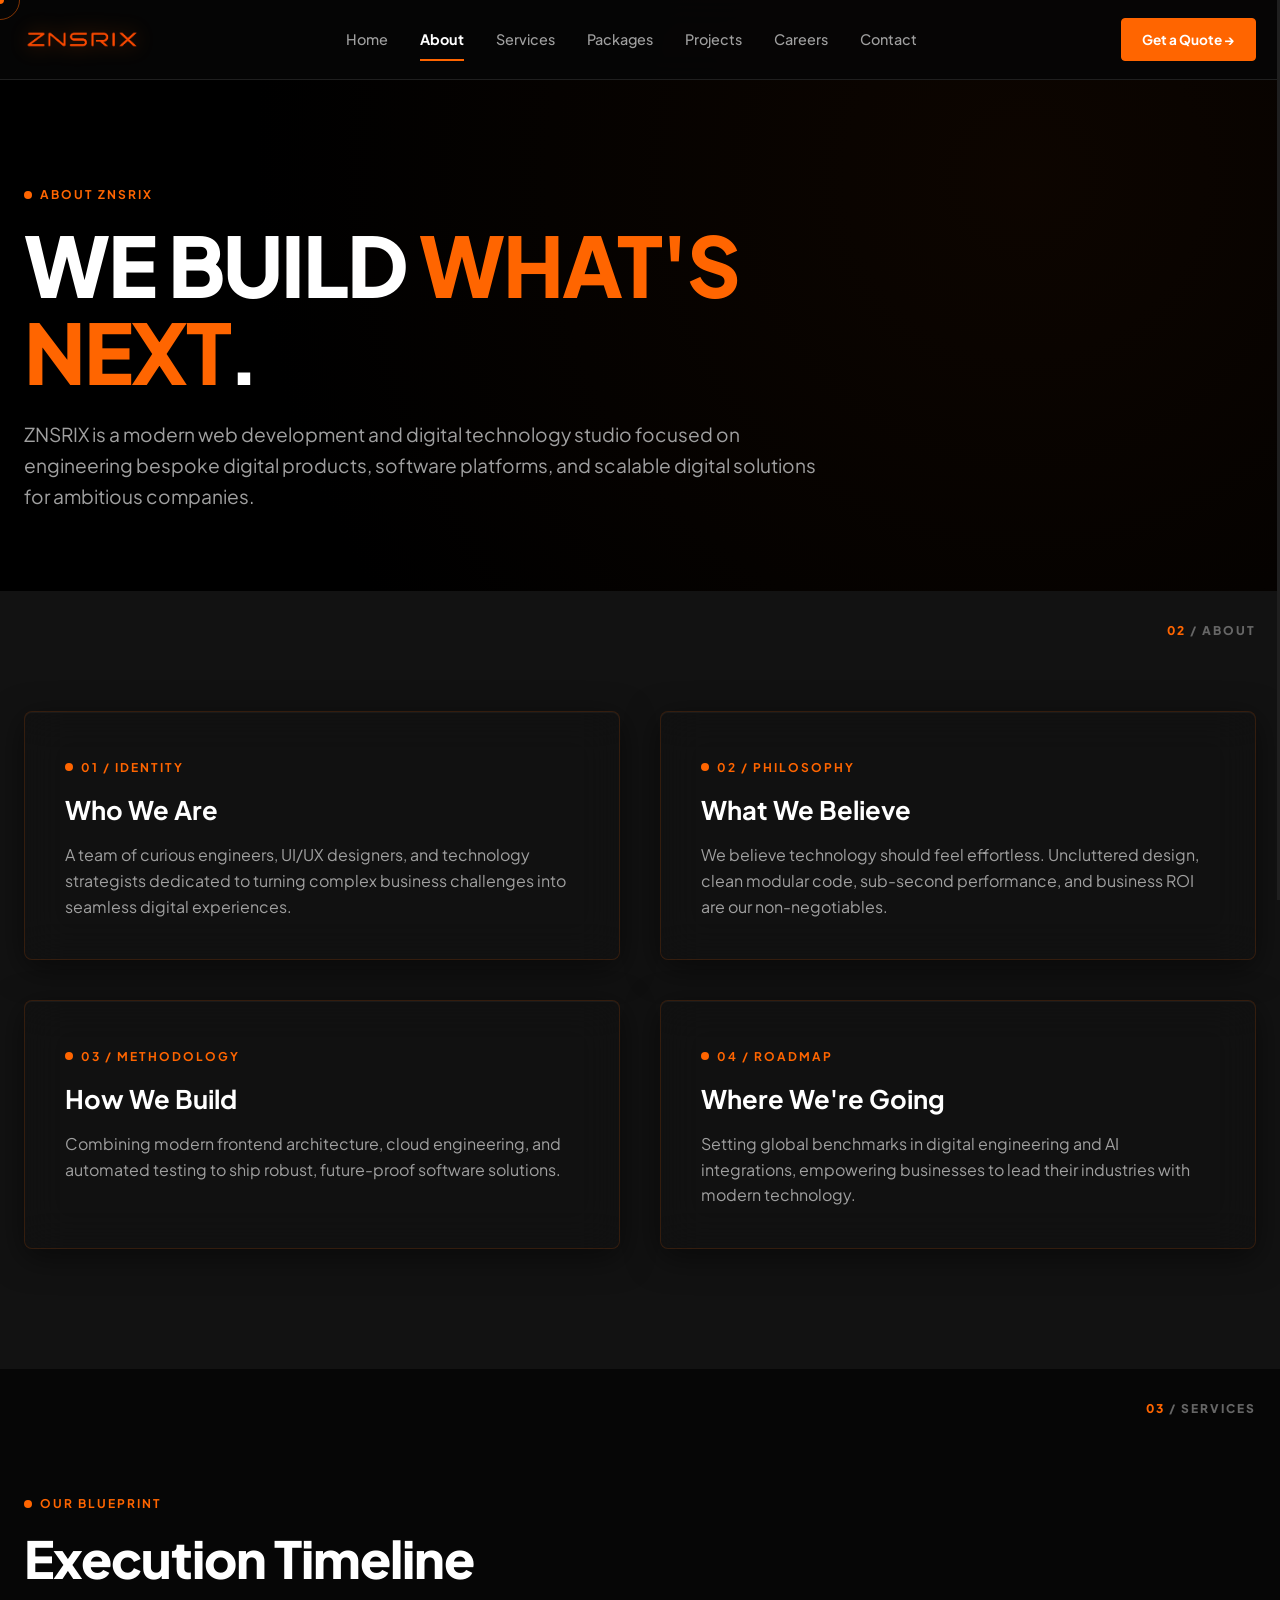
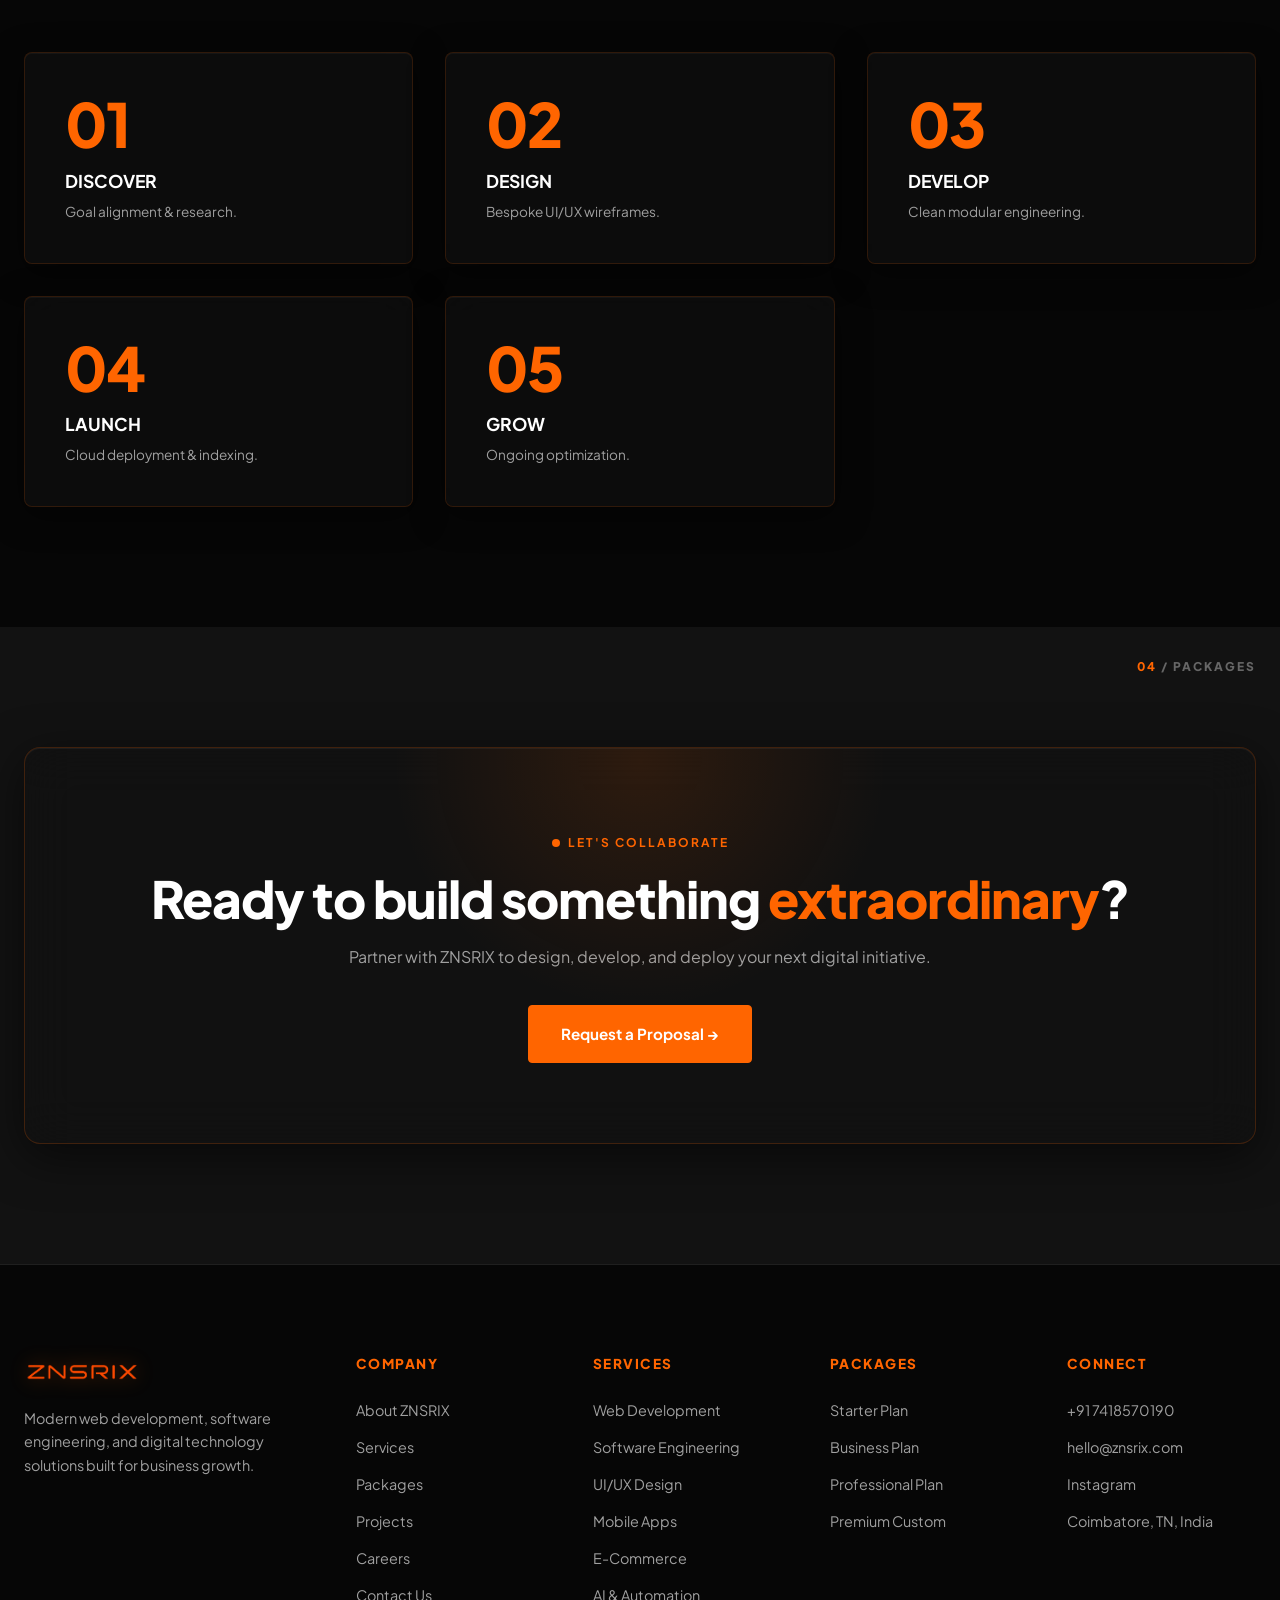
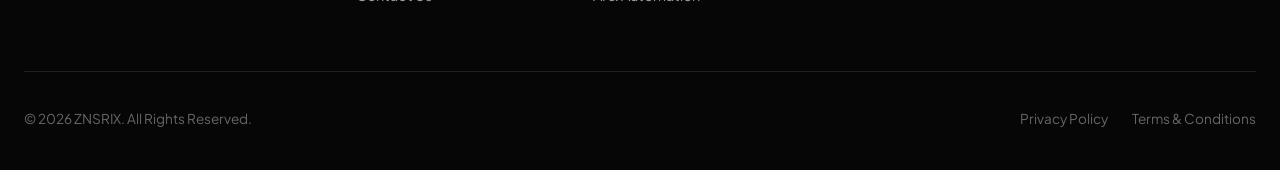
<file: about.html>
<!DOCTYPE html>
<html lang="en">
<head>
  <meta charset="UTF-8">
  <meta name="viewport" content="width=device-width, initial-scale=1.0">
  <title>About Us — ZNSRIX Technology &amp; Digital Products</title>
  <meta name="description" content="Learn about ZNSRIX, our mission, beliefs, engineering methodology, and strategic roadmap.">
  <link rel="icon" type="image/png" href="img/favicon.png">
  <link rel="stylesheet" href="css/styles.css">
</head>
<body>

  <!-- 3D BACKGROUND CANVAS CONTAINER -->
  <div id="webgl-container"></div>

  <!-- GLOBAL NAVBAR -->
  <header class="navbar">
    <div class="container">
      <a href="index.html" class="brand-logo">
        <img src="img/sr2.png" alt="ZNSRIX" class="brand-logo-img">
      </a>

      <nav class="nav-menu">
        <a href="index.html" class="nav-link">Home</a>
        <a href="about.html" class="nav-link active">About</a>
        <a href="services.html" class="nav-link">Services</a>
        <a href="packages.html" class="nav-link">Packages</a>
        <a href="projects.html" class="nav-link">Projects</a>
        <a href="careers.html" class="nav-link">Careers</a>
        <a href="contact.html" class="nav-link">Contact</a>
      </nav>

      <div class="nav-actions">
        <a href="quote.html" class="btn btn-primary btn-sm">Get a Quote &rarr;</a>
      </div>

      <div class="hamburger">
        <span></span>
        <span></span>
        <span></span>
      </div>
    </div>
  </header>

  <!-- MOBILE NAV DRAWER -->
  <div class="mobile-nav-overlay"></div>
  <div class="mobile-nav">
    <div class="mobile-nav-header">
      <a href="index.html" class="brand-logo">
        <img src="img/sr2.png" alt="ZNSRIX" class="brand-logo-img">
      </a>
    </div>
    <div class="mobile-nav-links">
      <a href="index.html" class="mobile-nav-link">Home</a>
      <a href="about.html" class="mobile-nav-link active">About</a>
      <a href="services.html" class="mobile-nav-link">Services</a>
      <a href="packages.html" class="mobile-nav-link">Packages</a>
      <a href="projects.html" class="mobile-nav-link">Projects</a>
      <a href="careers.html" class="mobile-nav-link">Careers</a>
      <a href="contact.html" class="mobile-nav-link">Contact</a>
    </div>
    <div class="mobile-nav-footer">
      <a href="quote.html" class="btn btn-primary btn-full">Get a Quote &rarr;</a>
    </div>
  </div>

  <!-- ABOUT HERO SECTION -->
  <section class="hero-section" style="min-height: auto; padding-top: 180px; padding-bottom: 80px;">
    <div class="container">
      <div class="label-caps">ABOUT ZNSRIX</div>
      <h1 class="heading-xl" style="max-width: 900px; margin-bottom: 24px;">
        WE BUILD <span class="text-orange">WHAT'S NEXT</span>.
      </h1>
      <p class="subtext" style="font-size: 1.2rem; max-width: 800px;">
        ZNSRIX is a modern web development and digital technology studio focused on engineering bespoke digital products, software platforms, and scalable digital solutions for ambitious companies.
      </p>
    </div>
  </section>

  <!-- WHO WE ARE, WHAT WE BELIEVE, HOW WE BUILD, WHERE WE'RE GOING -->
  <section class="section" style="background-color: var(--bg-surface);">
    <div class="container">
      <div class="grid-2">
        <div class="card-dark">
          <div class="label-caps">01 / IDENTITY</div>
          <h3 class="heading-md" style="margin-bottom: 16px;">Who We Are</h3>
          <p class="subtext">A team of curious engineers, UI/UX designers, and technology strategists dedicated to turning complex business challenges into seamless digital experiences.</p>
        </div>

        <div class="card-dark">
          <div class="label-caps">02 / PHILOSOPHY</div>
          <h3 class="heading-md" style="margin-bottom: 16px;">What We Believe</h3>
          <p class="subtext">We believe technology should feel effortless. Uncluttered design, clean modular code, sub-second performance, and business ROI are our non-negotiables.</p>
        </div>

        <div class="card-dark">
          <div class="label-caps">03 / METHODOLOGY</div>
          <h3 class="heading-md" style="margin-bottom: 16px;">How We Build</h3>
          <p class="subtext">Combining modern frontend architecture, cloud engineering, and automated testing to ship robust, future-proof software solutions.</p>
        </div>

        <div class="card-dark">
          <div class="label-caps">04 / ROADMAP</div>
          <h3 class="heading-md" style="margin-bottom: 16px;">Where We're Going</h3>
          <p class="subtext">Setting global benchmarks in digital engineering and AI integrations, empowering businesses to lead their industries with modern technology.</p>
        </div>
      </div>
    </div>
  </section>

  <!-- SIMPLE SCROLL TIMELINE -->
  <section class="section">
    <div class="container">
      <div class="section-header">
        <div class="label-caps">OUR BLUEPRINT</div>
        <h2 class="heading-lg">Execution Timeline</h2>
      </div>

      <div class="process-grid">
        <div class="card-dark process-card">
          <div class="process-num">01</div>
          <h3 class="heading-md" style="font-size: 1.1rem; margin-bottom: 8px;">DISCOVER</h3>
          <p class="subtext" style="font-size: 0.85rem;">Goal alignment &amp; research.</p>
        </div>

        <div class="card-dark process-card">
          <div class="process-num">02</div>
          <h3 class="heading-md" style="font-size: 1.1rem; margin-bottom: 8px;">DESIGN</h3>
          <p class="subtext" style="font-size: 0.85rem;">Bespoke UI/UX wireframes.</p>
        </div>

        <div class="card-dark process-card">
          <div class="process-num">03</div>
          <h3 class="heading-md" style="font-size: 1.1rem; margin-bottom: 8px;">DEVELOP</h3>
          <p class="subtext" style="font-size: 0.85rem;">Clean modular engineering.</p>
        </div>

        <div class="card-dark process-card">
          <div class="process-num">04</div>
          <h3 class="heading-md" style="font-size: 1.1rem; margin-bottom: 8px;">LAUNCH</h3>
          <p class="subtext" style="font-size: 0.85rem;">Cloud deployment &amp; indexing.</p>
        </div>

        <div class="card-dark process-card">
          <div class="process-num">05</div>
          <h3 class="heading-md" style="font-size: 1.1rem; margin-bottom: 8px;">GROW</h3>
          <p class="subtext" style="font-size: 0.85rem;">Ongoing optimization.</p>
        </div>
      </div>
    </div>
  </section>

  <!-- CTA SECTION -->
  <section class="section" style="background-color: var(--bg-surface);">
    <div class="container">
      <div class="cta-banner">
        <div class="label-caps">LET'S COLLABORATE</div>
        <h2 class="heading-lg">Ready to build something <span class="text-orange">extraordinary</span>?</h2>
        <p class="subtext">Partner with ZNSRIX to design, develop, and deploy your next digital initiative.</p>
        <a href="quote.html" class="btn btn-primary">Request a Proposal &rarr;</a>
      </div>
    </div>
  </section>

  <!-- GLOBAL FOOTER -->
  <footer class="footer">
    <div class="container">
      <div class="footer-grid">
        <div class="footer-brand">
          <a href="index.html" class="brand-logo">
            <img src="img/sr2.png" alt="ZNSRIX" class="brand-logo-img">
          </a>
          <p>Modern web development, software engineering, and digital technology solutions built for business growth.</p>
        </div>

        <div class="footer-col">
          <h4>Company</h4>
          <div class="footer-links">
            <a href="about.html">About ZNSRIX</a>
            <a href="services.html">Services</a>
            <a href="packages.html">Packages</a>
            <a href="projects.html">Projects</a>
            <a href="careers.html">Careers</a>
            <a href="contact.html">Contact Us</a>
          </div>
        </div>

        <div class="footer-col">
          <h4>Services</h4>
          <div class="footer-links">
            <a href="services.html">Web Development</a>
            <a href="services.html">Software Engineering</a>
            <a href="services.html">UI/UX Design</a>
            <a href="services.html">Mobile Apps</a>
            <a href="services.html">E-Commerce</a>
            <a href="services.html">AI & Automation</a>
          </div>
        </div>

        <div class="footer-col">
          <h4>Packages</h4>
          <div class="footer-links">
            <a href="packages.html">Starter Plan</a>
            <a href="packages.html">Business Plan</a>
            <a href="packages.html">Professional Plan</a>
            <a href="packages.html">Premium Custom</a>
          </div>
        </div>

        <div class="footer-col">
          <h4>Connect</h4>
          <div class="footer-links">
            <a href="tel:+917418570190">+91 7418570190</a>
            <a href="mailto:hello@znsrix.com">hello@znsrix.com</a>
            <a href="https://www.instagram.com/znsrix/" target="_blank" rel="noopener noreferrer">Instagram</a>
            <a href="contact.html">Coimbatore, TN, India</a>
          </div>
        </div>
      </div>

      <div class="footer-bottom">
        <div>&copy; 2026 ZNSRIX. All Rights Reserved.</div>
        <div class="footer-legal">
          <a href="#">Privacy Policy</a>
          <a href="#">Terms &amp; Conditions</a>
        </div>
      </div>
    </div>
  </footer>

  <script src="js/three-scene.js"></script>
  <script src="js/main.js"></script>
</body>
</html>
</file>
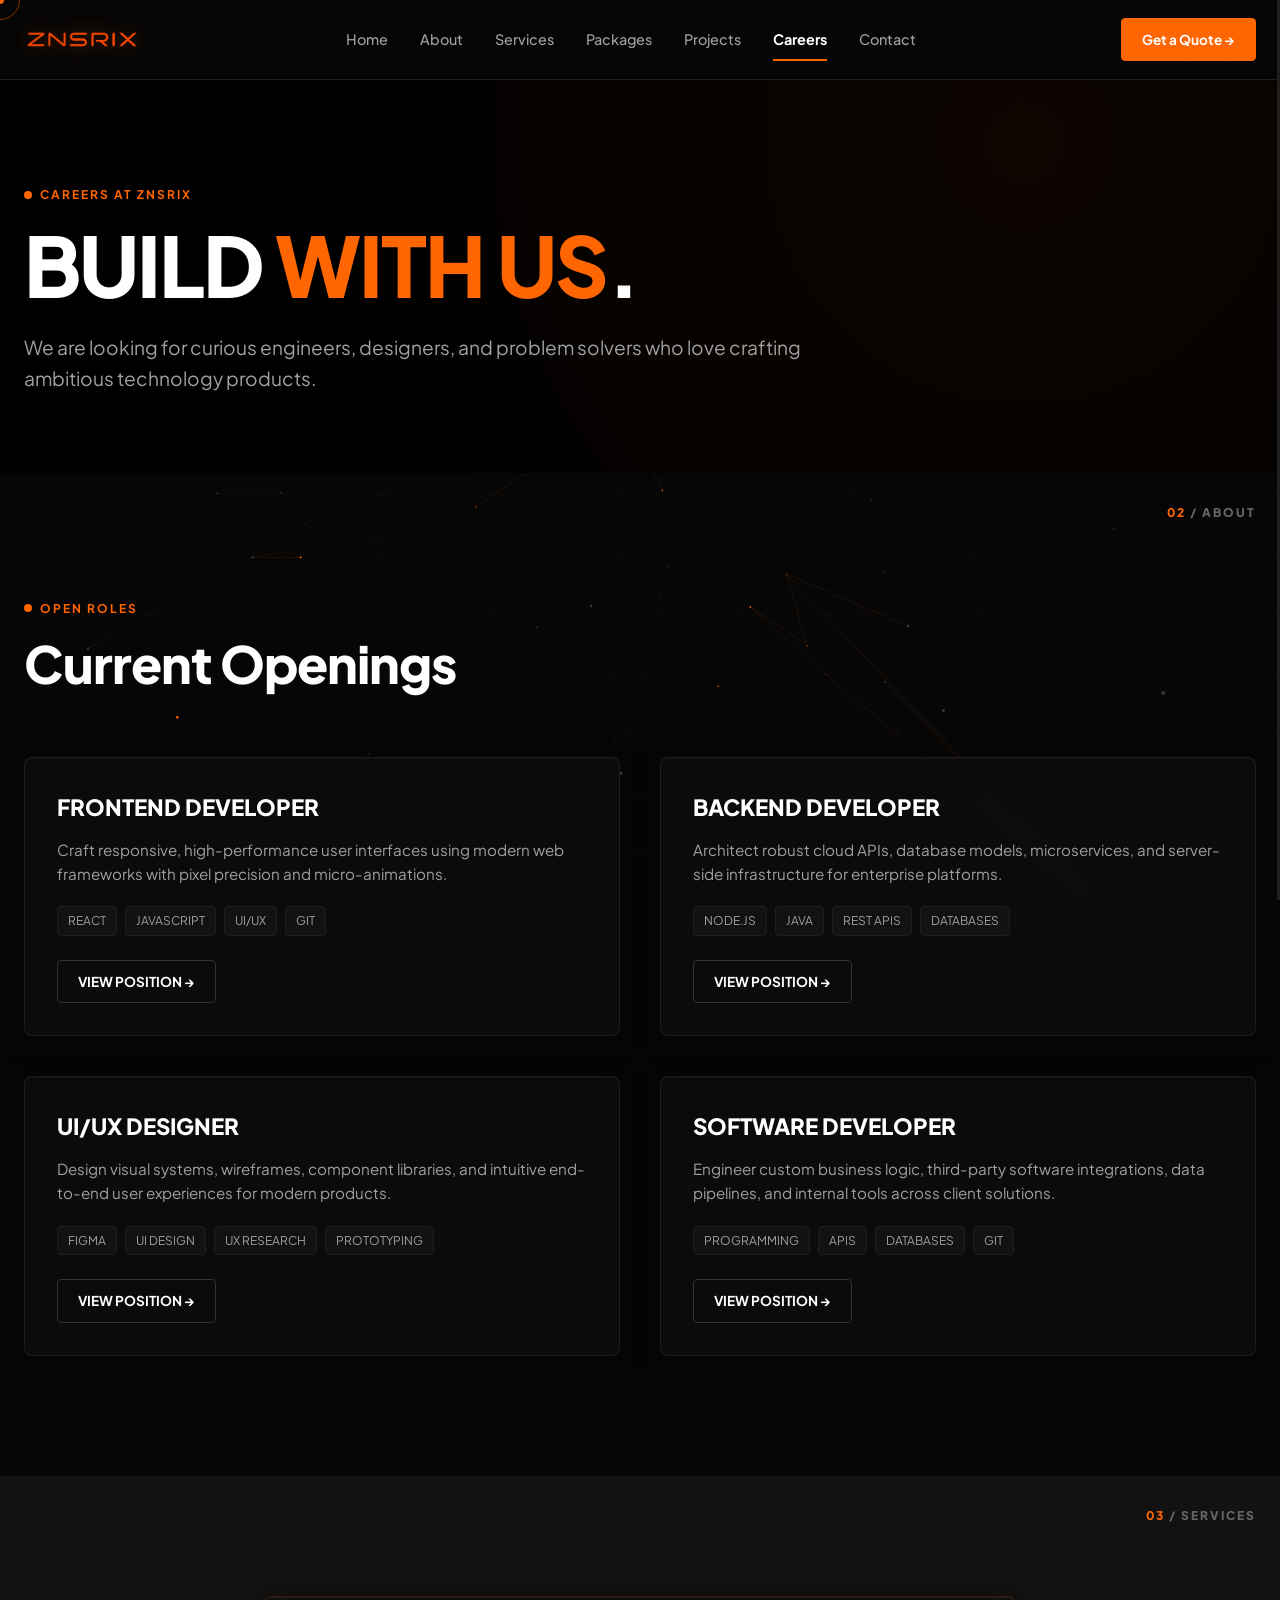
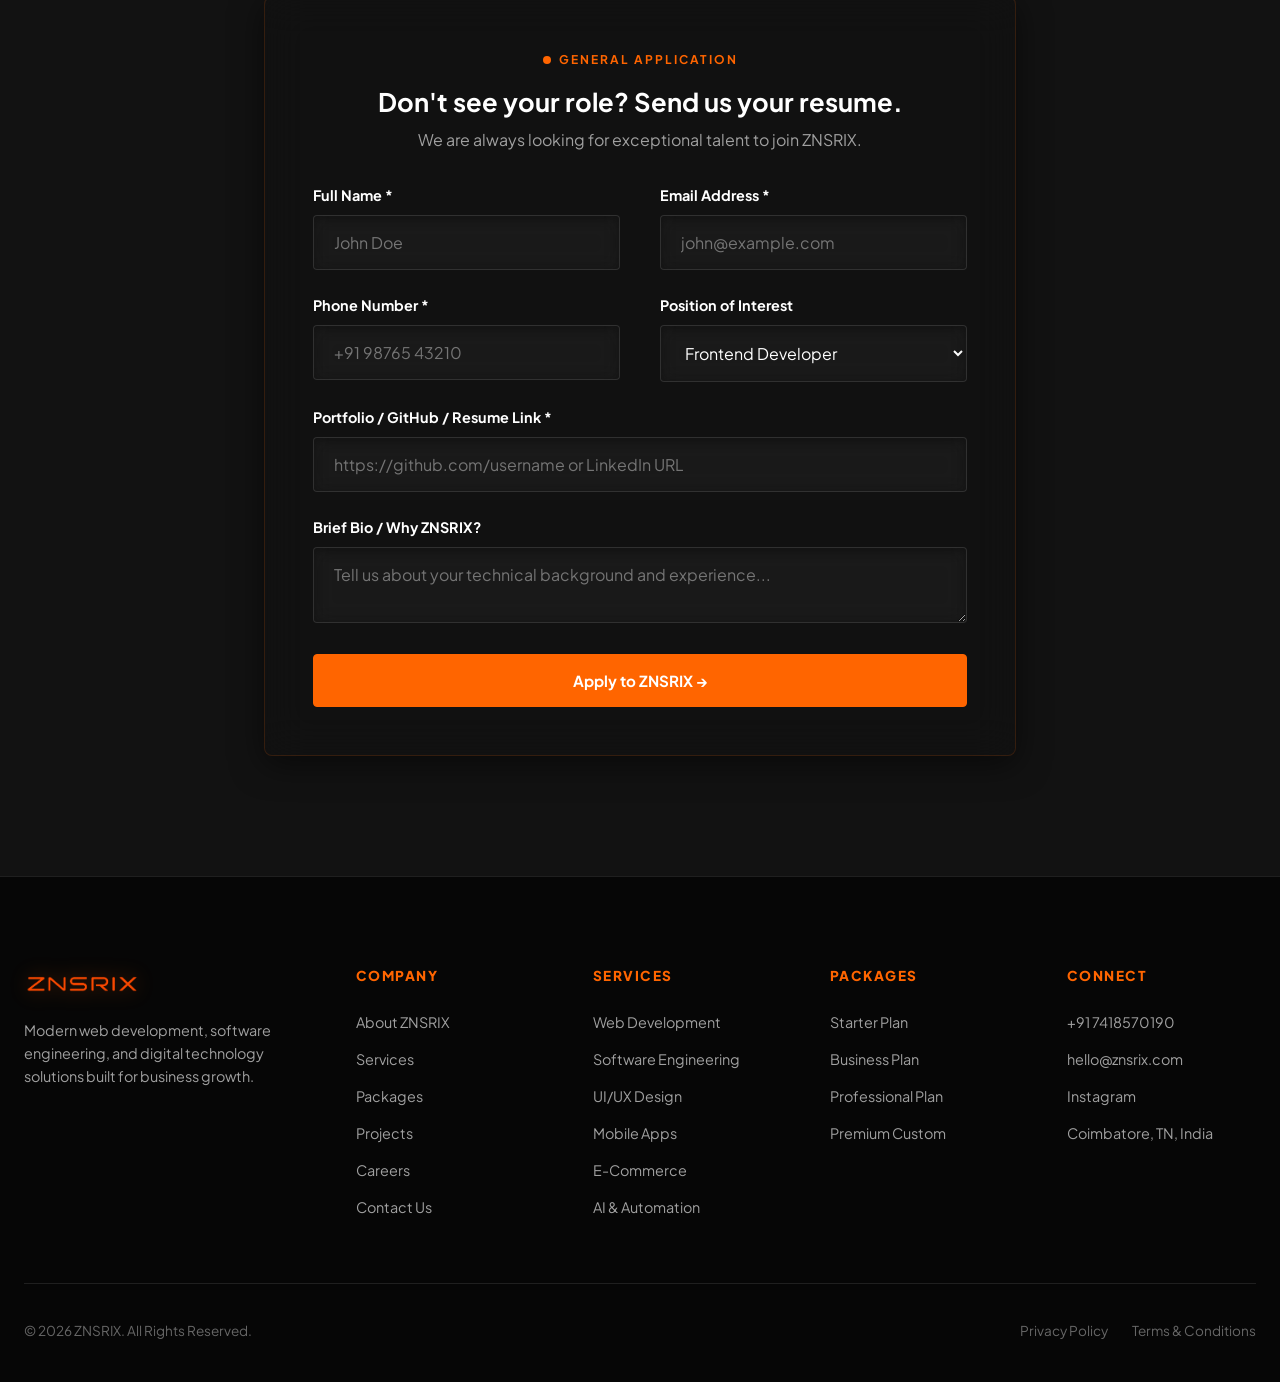
<file: careers.html>
<!DOCTYPE html>
<html lang="en">
<head>
  <meta charset="UTF-8">
  <meta name="viewport" content="width=device-width, initial-scale=1.0">
  <title>Careers — Join ZNSRIX Engineering Team</title>
  <meta name="description" content="Build the future of digital products with ZNSRIX. Explore open positions in Frontend, Backend, UI/UX Design, and Software Engineering.">
  <link rel="icon" type="image/png" href="img/favicon.png">
  <link rel="stylesheet" href="css/styles.css">
</head>
<body>

  <!-- 3D BACKGROUND CANVAS CONTAINER -->
  <div id="webgl-container"></div>

  <!-- GLOBAL NAVBAR -->
  <header class="navbar">
    <div class="container">
      <a href="index.html" class="brand-logo">
        <img src="img/sr2.png" alt="ZNSRIX" class="brand-logo-img">
      </a>

      <nav class="nav-menu">
        <a href="index.html" class="nav-link">Home</a>
        <a href="about.html" class="nav-link">About</a>
        <a href="services.html" class="nav-link">Services</a>
        <a href="packages.html" class="nav-link">Packages</a>
        <a href="projects.html" class="nav-link">Projects</a>
        <a href="careers.html" class="nav-link active">Careers</a>
        <a href="contact.html" class="nav-link">Contact</a>
      </nav>

      <div class="nav-actions">
        <a href="quote.html" class="btn btn-primary btn-sm">Get a Quote &rarr;</a>
      </div>

      <div class="hamburger">
        <span></span>
        <span></span>
        <span></span>
      </div>
    </div>
  </header>

  <!-- MOBILE NAV DRAWER -->
  <div class="mobile-nav-overlay"></div>
  <div class="mobile-nav">
    <div class="mobile-nav-header">
      <a href="index.html" class="brand-logo">
        <img src="img/sr2.png" alt="ZNSRIX" class="brand-logo-img">
      </a>
    </div>
    <div class="mobile-nav-links">
      <a href="index.html" class="mobile-nav-link">Home</a>
      <a href="about.html" class="mobile-nav-link">About</a>
      <a href="services.html" class="mobile-nav-link">Services</a>
      <a href="packages.html" class="mobile-nav-link">Packages</a>
      <a href="projects.html" class="mobile-nav-link">Projects</a>
      <a href="careers.html" class="mobile-nav-link active">Careers</a>
      <a href="contact.html" class="mobile-nav-link">Contact</a>
    </div>
    <div class="mobile-nav-footer">
      <a href="quote.html" class="btn btn-primary btn-full">Get a Quote &rarr;</a>
    </div>
  </div>

  <!-- HERO SECTION -->
  <section class="hero-section" style="min-height: auto; padding-top: 180px; padding-bottom: 80px;">
    <div class="container">
      <div class="label-caps">CAREERS AT ZNSRIX</div>
      <h1 class="heading-xl" style="max-width: 900px; margin-bottom: 24px;">
        BUILD <span class="text-orange">WITH US</span>.
      </h1>
      <p class="subtext" style="font-size: 1.2rem; max-width: 800px;">
        We are looking for curious engineers, designers, and problem solvers who love crafting ambitious technology products.
      </p>
    </div>
  </section>

  <!-- OPEN POSITIONS -->
  <section class="section">
    <div class="container">
      <div class="section-header">
        <div class="label-caps">OPEN ROLES</div>
        <h2 class="heading-lg">Current Openings</h2>
      </div>

      <div class="grid-2">
        
        <!-- Role 1 -->
        <div class="job-card">
          <div>
            <div class="job-title" style="font-size: 1.4rem; font-weight: 900; margin-bottom: 12px;">FRONTEND DEVELOPER</div>
            <p style="color: var(--text-muted); font-size: 0.95rem; margin-bottom: 20px;">
              Craft responsive, high-performance user interfaces using modern web frameworks with pixel precision and micro-animations.
            </p>
            <div style="margin-bottom: 24px;">
              <div class="tech-tags">
                <span class="tech-tag">REACT</span>
                <span class="tech-tag">JAVASCRIPT</span>
                <span class="tech-tag">UI/UX</span>
                <span class="tech-tag">GIT</span>
              </div>
            </div>
          </div>
          <a href="#applySection" class="btn btn-secondary btn-sm" onclick="setApplyRole('Frontend Developer')">VIEW POSITION &rarr;</a>
        </div>

        <!-- Role 2 -->
        <div class="job-card">
          <div>
            <div class="job-title" style="font-size: 1.4rem; font-weight: 900; margin-bottom: 12px;">BACKEND DEVELOPER</div>
            <p style="color: var(--text-muted); font-size: 0.95rem; margin-bottom: 20px;">
              Architect robust cloud APIs, database models, microservices, and server-side infrastructure for enterprise platforms.
            </p>
            <div style="margin-bottom: 24px;">
              <div class="tech-tags">
                <span class="tech-tag">NODE.JS</span>
                <span class="tech-tag">JAVA</span>
                <span class="tech-tag">REST APIS</span>
                <span class="tech-tag">DATABASES</span>
              </div>
            </div>
          </div>
          <a href="#applySection" class="btn btn-secondary btn-sm" onclick="setApplyRole('Backend Developer')">VIEW POSITION &rarr;</a>
        </div>

        <!-- Role 3 -->
        <div class="job-card">
          <div>
            <div class="job-title" style="font-size: 1.4rem; font-weight: 900; margin-bottom: 12px;">UI/UX DESIGNER</div>
            <p style="color: var(--text-muted); font-size: 0.95rem; margin-bottom: 20px;">
              Design visual systems, wireframes, component libraries, and intuitive end-to-end user experiences for modern products.
            </p>
            <div style="margin-bottom: 24px;">
              <div class="tech-tags">
                <span class="tech-tag">FIGMA</span>
                <span class="tech-tag">UI DESIGN</span>
                <span class="tech-tag">UX RESEARCH</span>
                <span class="tech-tag">PROTOTYPING</span>
              </div>
            </div>
          </div>
          <a href="#applySection" class="btn btn-secondary btn-sm" onclick="setApplyRole('UI/UX Designer')">VIEW POSITION &rarr;</a>
        </div>

        <!-- Role 4 -->
        <div class="job-card">
          <div>
            <div class="job-title" style="font-size: 1.4rem; font-weight: 900; margin-bottom: 12px;">SOFTWARE DEVELOPER</div>
            <p style="color: var(--text-muted); font-size: 0.95rem; margin-bottom: 20px;">
              Engineer custom business logic, third-party software integrations, data pipelines, and internal tools across client solutions.
            </p>
            <div style="margin-bottom: 24px;">
              <div class="tech-tags">
                <span class="tech-tag">PROGRAMMING</span>
                <span class="tech-tag">APIS</span>
                <span class="tech-tag">DATABASES</span>
                <span class="tech-tag">GIT</span>
              </div>
            </div>
          </div>
          <a href="#applySection" class="btn btn-secondary btn-sm" onclick="setApplyRole('Software Developer')">VIEW POSITION &rarr;</a>
        </div>

      </div>
    </div>
  </section>

  <!-- APPLY SECTION -->
  <section class="section" id="applySection" style="background-color: var(--bg-surface);">
    <div class="container" style="max-width: 800px;">
      <div class="card-dark" style="padding: 48px;">
        <div style="text-align: center; margin-bottom: 32px;">
          <div class="label-caps">GENERAL APPLICATION</div>
          <h2 class="heading-md">Don't see your role? Send us your resume.</h2>
          <p class="subtext" style="margin: 8px auto 0;">We are always looking for exceptional talent to join ZNSRIX.</p>
        </div>

        <form id="careerForm" action="https://formsubmit.co/srisaran2694@gmail.com" method="POST">
          <input type="hidden" name="_subject" value="New Career Application - ZNSRIX">
          <input type="hidden" name="_captcha" value="false">
          <div class="grid-2">
            <div class="form-group">
              <label class="form-label" for="applicantName">Full Name *</label>
              <input type="text" id="applicantName" name="Name" class="form-control" placeholder="John Doe" required>
            </div>
            <div class="form-group">
              <label class="form-label" for="applicantEmail">Email Address *</label>
              <input type="email" id="applicantEmail" name="Email" class="form-control" placeholder="john@example.com" required>
            </div>
          </div>

          <div class="grid-2">
            <div class="form-group">
              <label class="form-label" for="applicantPhone">Phone Number *</label>
              <input type="tel" id="applicantPhone" name="Phone" class="form-control" placeholder="+91 98765 43210" required>
            </div>
            <div class="form-group">
              <label class="form-label" for="applicantRole">Position of Interest</label>
              <select id="applicantRole" name="Role" class="form-control">
                <option value="Frontend Developer">Frontend Developer</option>
                <option value="Backend Developer">Backend Developer</option>
                <option value="UI/UX Designer">UI/UX Designer</option>
                <option value="Software Developer">Software Developer</option>
                <option value="Other">Other / General Interest</option>
              </select>
            </div>
          </div>

          <div class="form-group">
            <label class="form-label" for="portfolioLink">Portfolio / GitHub / Resume Link *</label>
            <input type="url" id="portfolioLink" name="Portfolio or Resume Link" class="form-control" placeholder="https://github.com/username or LinkedIn URL" required>
          </div>

          <div class="form-group">
            <label class="form-label" for="coverLetter">Brief Bio / Why ZNSRIX?</label>
            <textarea id="coverLetter" name="Cover Letter" class="form-control" placeholder="Tell us about your technical background and experience..."></textarea>
          </div>

          <button type="submit" class="btn btn-primary btn-full">Apply to ZNSRIX &rarr;</button>
        </form>
      </div>
    </div>
  </section>

  <!-- GLOBAL FOOTER -->
  <footer class="footer">
    <div class="container">
      <div class="footer-grid">
        <div class="footer-brand">
          <a href="index.html" class="brand-logo">
            <img src="img/sr2.png" alt="ZNSRIX" class="brand-logo-img">
          </a>
          <p>Modern web development, software engineering, and digital technology solutions built for business growth.</p>
        </div>

        <div class="footer-col">
          <h4>Company</h4>
          <div class="footer-links">
            <a href="about.html">About ZNSRIX</a>
            <a href="services.html">Services</a>
            <a href="packages.html">Packages</a>
            <a href="projects.html">Projects</a>
            <a href="careers.html">Careers</a>
            <a href="contact.html">Contact Us</a>
          </div>
        </div>

        <div class="footer-col">
          <h4>Services</h4>
          <div class="footer-links">
            <a href="services.html">Web Development</a>
            <a href="services.html">Software Engineering</a>
            <a href="services.html">UI/UX Design</a>
            <a href="services.html">Mobile Apps</a>
            <a href="services.html">E-Commerce</a>
            <a href="services.html">AI & Automation</a>
          </div>
        </div>

        <div class="footer-col">
          <h4>Packages</h4>
          <div class="footer-links">
            <a href="packages.html">Starter Plan</a>
            <a href="packages.html">Business Plan</a>
            <a href="packages.html">Professional Plan</a>
            <a href="packages.html">Premium Custom</a>
          </div>
        </div>

        <div class="footer-col">
          <h4>Connect</h4>
          <div class="footer-links">
            <a href="tel:+917418570190">+91 7418570190</a>
            <a href="mailto:hello@znsrix.com">hello@znsrix.com</a>
            <a href="https://www.instagram.com/znsrix/" target="_blank" rel="noopener noreferrer">Instagram</a>
            <a href="contact.html">Coimbatore, TN, India</a>
          </div>
        </div>
      </div>

      <div class="footer-bottom">
        <div>&copy; 2026 ZNSRIX. All Rights Reserved.</div>
        <div class="footer-legal">
          <a href="#">Privacy Policy</a>
          <a href="#">Terms &amp; Conditions</a>
        </div>
      </div>
    </div>
  </footer>

  <script src="js/three-scene.js"></script>
  <script src="js/main.js"></script>
  <script>
    function setApplyRole(role) {
      const select = document.getElementById('applicantRole');
      if (select) select.value = role;
    }
  </script>
</body>
</html>
</file>
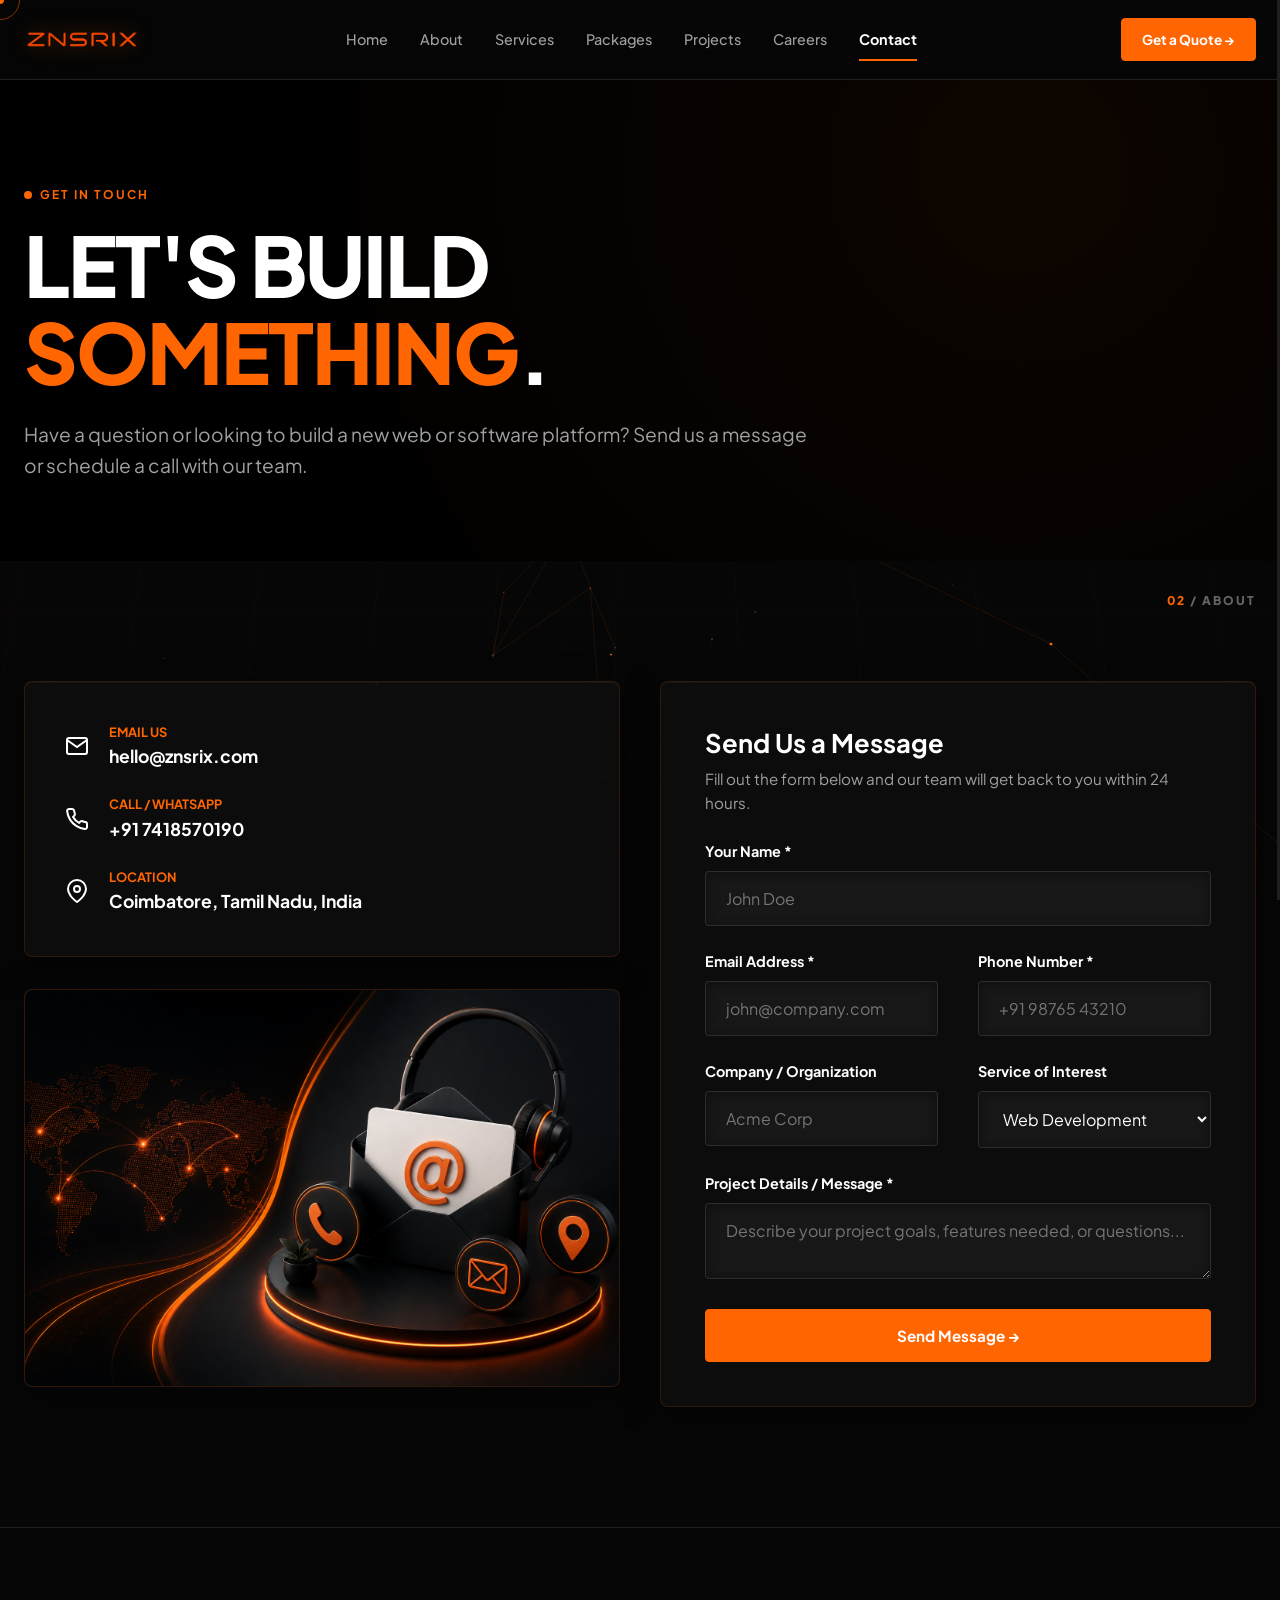
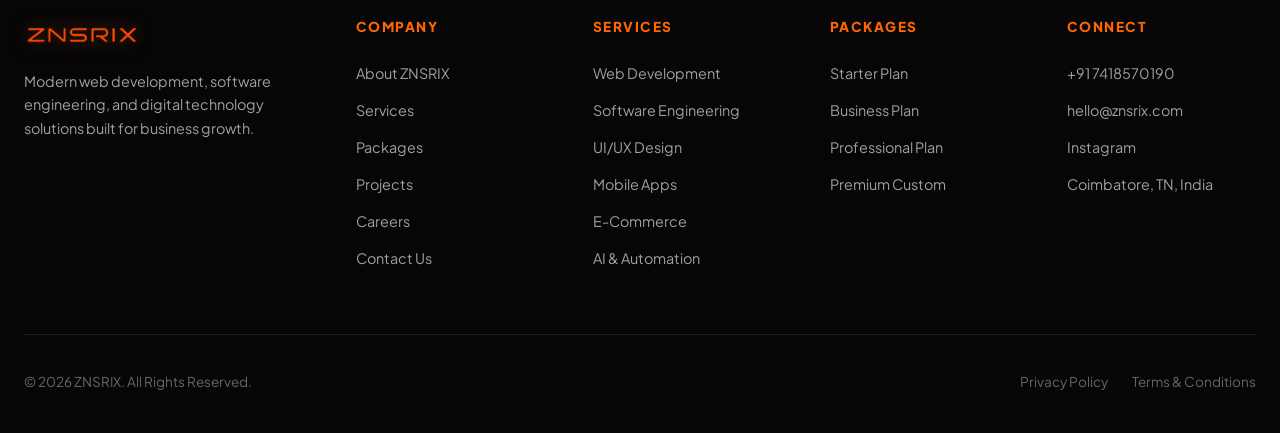
<file: contact.html>
<!DOCTYPE html>
<html lang="en">
<head>
  <meta charset="UTF-8">
  <meta name="viewport" content="width=device-width, initial-scale=1.0">
  <title>Contact Us — ZNSRIX Official Technology Partner</title>
  <meta name="description" content="Get in touch with ZNSRIX in Coimbatore, Tamil Nadu, India. Discuss your upcoming web, software, or digital project with our development team.">
  <link rel="icon" type="image/png" href="img/favicon.png">
  <link rel="stylesheet" href="css/styles.css">
</head>
<body>

  <!-- 3D BACKGROUND CANVAS CONTAINER -->
  <div id="webgl-container"></div>

  <!-- GLOBAL NAVBAR -->
  <header class="navbar">
    <div class="container">
      <a href="index.html" class="brand-logo">
        <img src="img/sr2.png" alt="ZNSRIX" class="brand-logo-img">
      </a>

      <nav class="nav-menu">
        <a href="index.html" class="nav-link">Home</a>
        <a href="about.html" class="nav-link">About</a>
        <a href="services.html" class="nav-link">Services</a>
        <a href="packages.html" class="nav-link">Packages</a>
        <a href="projects.html" class="nav-link">Projects</a>
        <a href="careers.html" class="nav-link">Careers</a>
        <a href="contact.html" class="nav-link active">Contact</a>
      </nav>

      <div class="nav-actions">
        <a href="quote.html" class="btn btn-primary btn-sm">Get a Quote &rarr;</a>
      </div>

      <div class="hamburger">
        <span></span>
        <span></span>
        <span></span>
      </div>
    </div>
  </header>

  <!-- MOBILE NAV DRAWER -->
  <div class="mobile-nav-overlay"></div>
  <div class="mobile-nav">
    <div class="mobile-nav-header">
      <a href="index.html" class="brand-logo">
        <img src="img/sr2.png" alt="ZNSRIX" class="brand-logo-img">
      </a>
    </div>
    <div class="mobile-nav-links">
      <a href="index.html" class="mobile-nav-link">Home</a>
      <a href="about.html" class="mobile-nav-link">About</a>
      <a href="services.html" class="mobile-nav-link">Services</a>
      <a href="packages.html" class="mobile-nav-link">Packages</a>
      <a href="projects.html" class="mobile-nav-link">Projects</a>
      <a href="careers.html" class="mobile-nav-link">Careers</a>
      <a href="contact.html" class="mobile-nav-link active">Contact</a>
    </div>
    <div class="mobile-nav-footer">
      <a href="quote.html" class="btn btn-primary btn-full">Get a Quote &rarr;</a>
    </div>
  </div>

  <!-- HERO SECTION -->
  <section class="hero-section" style="min-height: auto; padding-top: 180px; padding-bottom: 80px;">
    <div class="container">
      <div class="label-caps">GET IN TOUCH</div>
      <h1 class="heading-xl" style="max-width: 900px; margin-bottom: 24px;">
        LET'S BUILD <span class="text-orange">SOMETHING</span>.
      </h1>
      <p class="subtext" style="font-size: 1.2rem; max-width: 800px;">
        Have a question or looking to build a new web or software platform? Send us a message or schedule a call with our team.
      </p>
    </div>
  </section>

  <!-- CONTACT CONTENT & FORM GRID -->
  <section class="section">
    <div class="container">
      <div class="grid-2" style="align-items: start;">
        
        <!-- Left: Contact Details & Visual -->
        <div>
          <div class="card-dark" style="margin-bottom: 32px;">
            <div style="display: flex; gap: 20px; align-items: center; margin-bottom: 24px;">
              <div class="service-icon-box" style="margin-bottom: 0;">
                <svg width="24" height="24" viewBox="0 0 24 24" fill="none" stroke="currentColor" stroke-width="2"><path d="M4 4h16c1.1 0 2 .9 2 2v12c0 1.1-.9 2-2 2H4c-1.1 0-2-.9-2-2V6c0-1.1.9-2 2-2z"/><polyline points="22,6 12,13 2,6"/></svg>
              </div>
              <div>
                <div style="font-size: 0.8rem; font-weight: 700; color: var(--accent-orange); text-transform: uppercase;">Email Us</div>
                <a href="mailto:hello@znsrix.com" style="font-size: 1.1rem; font-weight: 700; color: var(--text-white);">hello@znsrix.com</a>
              </div>
            </div>

            <div style="display: flex; gap: 20px; align-items: center; margin-bottom: 24px;">
              <div class="service-icon-box" style="margin-bottom: 0;">
                <svg width="24" height="24" viewBox="0 0 24 24" fill="none" stroke="currentColor" stroke-width="2"><path d="M22 16.92v3a2 2 0 0 1-2.18 2 19.79 19.79 0 0 1-8.63-3.07 19.5 19.5 0 0 1-6-6 19.79 19.79 0 0 1-3.07-8.67A2 2 0 0 1 4.11 2h3a2 2 0 0 1 2 1.72 12.84 12.84 0 0 0 .7 2.81 2 2 0 0 1-.45 2.11L8.09 9.91a16 16 0 0 0 6 6l1.27-1.27a2 2 0 0 1 2.11-.45 12.84 12.84 0 0 0 2.81.7A2 2 0 0 1 22 16.92z"/></svg>
              </div>
              <div>
                <div style="font-size: 0.8rem; font-weight: 700; color: var(--accent-orange); text-transform: uppercase;">Call / WhatsApp</div>
                <a href="tel:+917418570190" style="font-size: 1.1rem; font-weight: 700; color: var(--text-white);">+91 7418570190</a>
              </div>
            </div>

            <div style="display: flex; gap: 20px; align-items: center;">
              <div class="service-icon-box" style="margin-bottom: 0;">
                <svg width="24" height="24" viewBox="0 0 24 24" fill="none" stroke="currentColor" stroke-width="2"><path d="M21 10c0 7-9 13-9 13s-9-6-9-13a9 9 0 0 1 18 0z"/><circle cx="12" cy="10" r="3"/></svg>
              </div>
              <div>
                <div style="font-size: 0.8rem; font-weight: 700; color: var(--accent-orange); text-transform: uppercase;">Location</div>
                <div style="font-size: 1.1rem; font-weight: 700; color: var(--text-white);">Coimbatore, Tamil Nadu, India</div>
              </div>
            </div>
          </div>

          <!-- Contact Visual Image -->
          <div class="card-dark" style="padding: 0; overflow: hidden; border-radius: var(--radius-md);">
            <img src="img/contact.png" alt="Contact ZNSRIX" style="width: 100%; height: auto; display: block; border-radius: var(--radius-md); object-fit: cover;">
          </div>
        </div>

        <!-- Right: Contact Form -->
        <div class="card-dark" style="padding: 44px;">
          <h3 class="heading-md" style="margin-bottom: 8px;">Send Us a Message</h3>
          <p class="subtext" style="margin-bottom: 24px; font-size: 0.95rem;">Fill out the form below and our team will get back to you within 24 hours.</p>

          <form id="contactForm" action="https://formsubmit.co/srisaran2694@gmail.com" method="POST">
            <input type="hidden" name="_subject" value="New Contact Form Submission - ZNSRIX">
            <input type="hidden" name="_captcha" value="false">
            <div class="form-group">
              <label class="form-label" for="contactName">Your Name *</label>
              <input type="text" id="contactName" name="Name" class="form-control" placeholder="John Doe" required>
            </div>

            <div class="grid-2">
              <div class="form-group">
                <label class="form-label" for="contactEmail">Email Address *</label>
                <input type="email" id="contactEmail" name="Email" class="form-control" placeholder="john@company.com" required>
              </div>
              <div class="form-group">
                <label class="form-label" for="contactPhone">Phone Number *</label>
                <input type="tel" id="contactPhone" name="Phone" class="form-control" placeholder="+91 98765 43210" required>
              </div>
            </div>

            <div class="grid-2">
              <div class="form-group">
                <label class="form-label" for="contactCompany">Company / Organization</label>
                <input type="text" id="contactCompany" name="Company" class="form-control" placeholder="Acme Corp">
              </div>
              <div class="form-group">
                <label class="form-label" for="contactService">Service of Interest</label>
                <select id="contactService" name="Service" class="form-control">
                  <option value="Web Development">Web Development</option>
                  <option value="Software Development">Software Development</option>
                  <option value="UI/UX Design">UI/UX Design</option>
                  <option value="Mobile Apps">Mobile App Development</option>
                  <option value="E-Commerce">E-Commerce</option>
                  <option value="AI & Automation">AI & Automation</option>
                  <option value="Website Maintenance">Website Maintenance</option>
                  <option value="SEO">SEO & Digital Optimization</option>
                </select>
              </div>
            </div>

            <div class="form-group">
              <label class="form-label" for="contactMessage">Project Details / Message *</label>
              <textarea id="contactMessage" name="Message" class="form-control" placeholder="Describe your project goals, features needed, or questions..." required></textarea>
            </div>

            <button type="submit" class="btn btn-primary btn-full">Send Message &rarr;</button>
          </form>
        </div>

      </div>
    </div>
  </section>

  <!-- GLOBAL FOOTER -->
  <footer class="footer">
    <div class="container">
      <div class="footer-grid">
        <div class="footer-brand">
          <a href="index.html" class="brand-logo">
            <img src="img/sr2.png" alt="ZNSRIX" class="brand-logo-img">
          </a>
          <p>Modern web development, software engineering, and digital technology solutions built for business growth.</p>
        </div>

        <div class="footer-col">
          <h4>Company</h4>
          <div class="footer-links">
            <a href="about.html">About ZNSRIX</a>
            <a href="services.html">Services</a>
            <a href="packages.html">Packages</a>
            <a href="projects.html">Projects</a>
            <a href="careers.html">Careers</a>
            <a href="contact.html">Contact Us</a>
          </div>
        </div>

        <div class="footer-col">
          <h4>Services</h4>
          <div class="footer-links">
            <a href="services.html">Web Development</a>
            <a href="services.html">Software Engineering</a>
            <a href="services.html">UI/UX Design</a>
            <a href="services.html">Mobile Apps</a>
            <a href="services.html">E-Commerce</a>
            <a href="services.html">AI & Automation</a>
          </div>
        </div>

        <div class="footer-col">
          <h4>Packages</h4>
          <div class="footer-links">
            <a href="packages.html">Starter Plan</a>
            <a href="packages.html">Business Plan</a>
            <a href="packages.html">Professional Plan</a>
            <a href="packages.html">Premium Custom</a>
          </div>
        </div>

        <div class="footer-col">
          <h4>Connect</h4>
          <div class="footer-links">
            <a href="tel:+917418570190">+91 7418570190</a>
            <a href="mailto:hello@znsrix.com">hello@znsrix.com</a>
            <a href="https://www.instagram.com/znsrix/" target="_blank" rel="noopener noreferrer">Instagram</a>
            <a href="contact.html">Coimbatore, TN, India</a>
          </div>
        </div>
      </div>

      <div class="footer-bottom">
        <div>&copy; 2026 ZNSRIX. All Rights Reserved.</div>
        <div class="footer-legal">
          <a href="#">Privacy Policy</a>
          <a href="#">Terms &amp; Conditions</a>
        </div>
      </div>
    </div>
  </footer>

  <script src="js/three-scene.js"></script>
  <script src="js/main.js"></script>
</body>
</html>
</file>
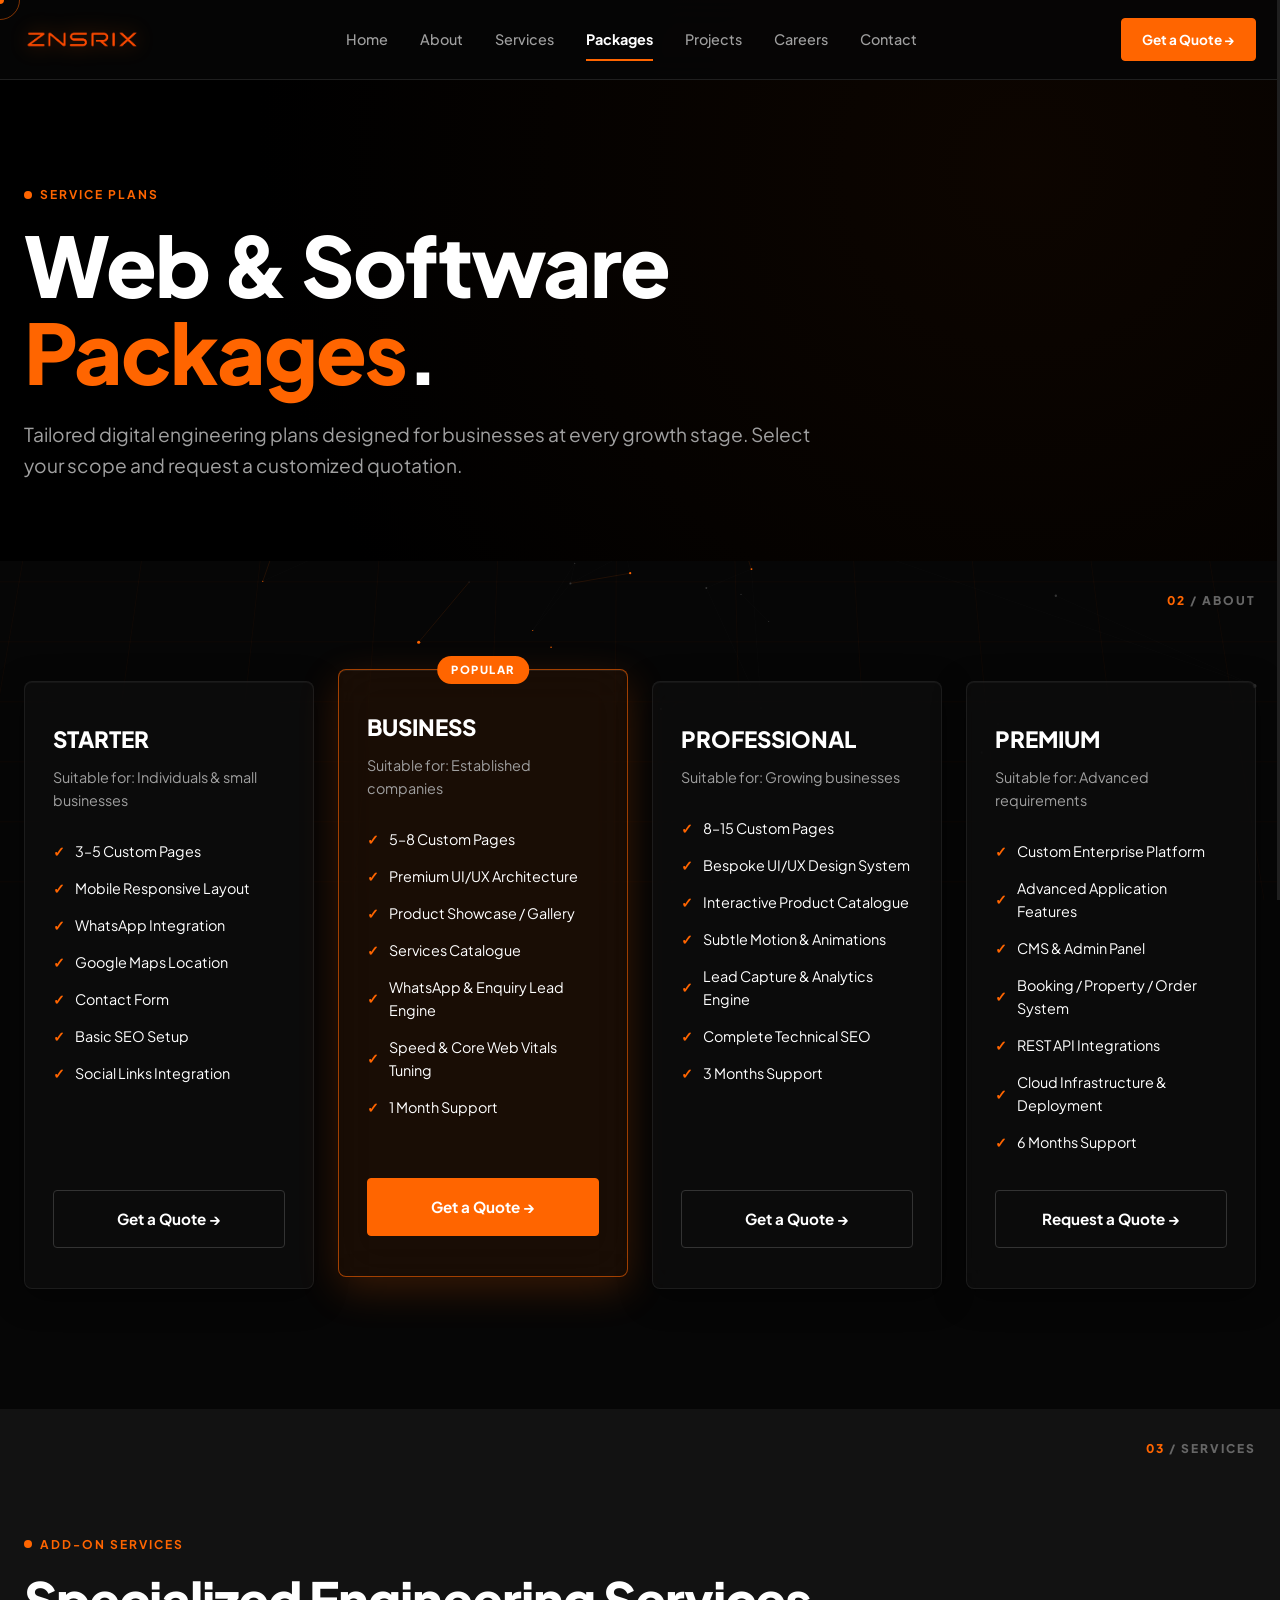
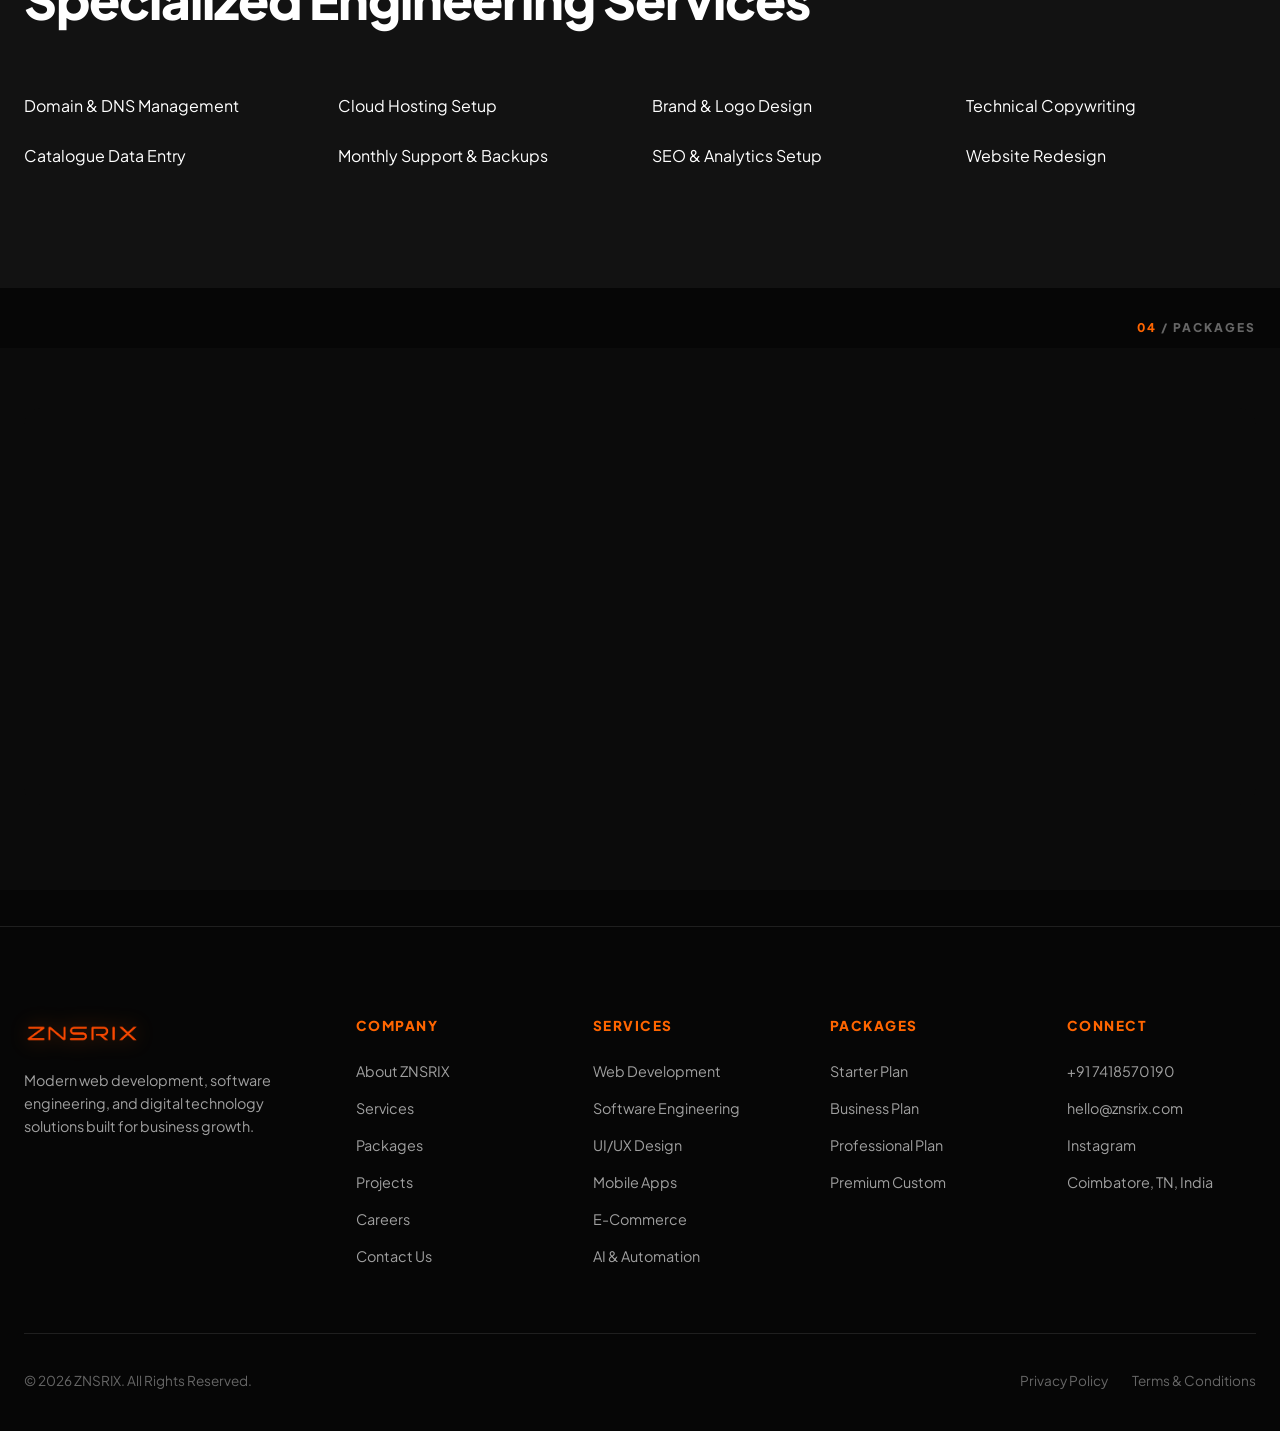
<file: packages.html>
<!DOCTYPE html>
<html lang="en">
<head>
  <meta charset="UTF-8">
  <meta name="viewport" content="width=device-width, initial-scale=1.0">
  <title>Packages — ZNSRIX Web &amp; Software Solutions</title>
  <meta name="description" content="Explore ZNSRIX professional service plans for businesses. Starter, Business, Professional, and Premium custom engineering solutions.">
  <link rel="icon" type="image/png" href="img/favicon.png">
  <link rel="stylesheet" href="css/styles.css">
</head>
<body>

  <!-- 3D BACKGROUND CANVAS CONTAINER -->
  <div id="webgl-container"></div>

  <!-- GLOBAL NAVBAR -->
  <header class="navbar">
    <div class="container">
      <a href="index.html" class="brand-logo">
        <img src="img/sr2.png" alt="ZNSRIX" class="brand-logo-img">
      </a>

      <nav class="nav-menu">
        <a href="index.html" class="nav-link">Home</a>
        <a href="about.html" class="nav-link">About</a>
        <a href="services.html" class="nav-link">Services</a>
        <a href="packages.html" class="nav-link active">Packages</a>
        <a href="projects.html" class="nav-link">Projects</a>
        <a href="careers.html" class="nav-link">Careers</a>
        <a href="contact.html" class="nav-link">Contact</a>
      </nav>

      <div class="nav-actions">
        <a href="quote.html" class="btn btn-primary btn-sm">Get a Quote &rarr;</a>
      </div>

      <div class="hamburger">
        <span></span>
        <span></span>
        <span></span>
      </div>
    </div>
  </header>

  <!-- MOBILE NAV DRAWER -->
  <div class="mobile-nav-overlay"></div>
  <div class="mobile-nav">
    <div class="mobile-nav-header">
      <a href="index.html" class="brand-logo">
        <img src="img/sr2.png" alt="ZNSRIX" class="brand-logo-img">
      </a>
    </div>
    <div class="mobile-nav-links">
      <a href="index.html" class="mobile-nav-link">Home</a>
      <a href="about.html" class="mobile-nav-link">About</a>
      <a href="services.html" class="mobile-nav-link">Services</a>
      <a href="packages.html" class="mobile-nav-link active">Packages</a>
      <a href="projects.html" class="mobile-nav-link">Projects</a>
      <a href="careers.html" class="mobile-nav-link">Careers</a>
      <a href="contact.html" class="mobile-nav-link">Contact</a>
    </div>
    <div class="mobile-nav-footer">
      <a href="quote.html" class="btn btn-primary btn-full">Get a Quote &rarr;</a>
    </div>
  </div>

  <!-- HERO SECTION -->
  <section class="hero-section" style="min-height: auto; padding-top: 180px; padding-bottom: 80px;">
    <div class="container">
      <div class="label-caps">SERVICE PLANS</div>
      <h1 class="heading-xl" style="max-width: 900px; margin-bottom: 24px;">
        Web &amp; Software <span class="text-orange">Packages</span>.
      </h1>
      <p class="subtext" style="font-size: 1.2rem; max-width: 800px;">
        Tailored digital engineering plans designed for businesses at every growth stage. Select your scope and request a customized quotation.
      </p>
    </div>
  </section>

  <!-- DESKTOP PACKAGE TIERS GRID (NO PRICES) -->
  <section class="section">
    <div class="container">
      <div class="pricing-grid">
        
        <!-- STARTER -->
        <div class="package-card">
          <div>
            <div class="package-title">STARTER</div>
            <div class="package-for">Suitable for: Individuals &amp; small businesses</div>
            <ul class="package-features">
              <li>3–5 Custom Pages</li>
              <li>Mobile Responsive Layout</li>
              <li>WhatsApp Integration</li>
              <li>Google Maps Location</li>
              <li>Contact Form</li>
              <li>Basic SEO Setup</li>
              <li>Social Links Integration</li>
            </ul>
          </div>
          <a href="quote.html?package=starter" class="btn btn-secondary btn-full">Get a Quote &rarr;</a>
        </div>

        <!-- BUSINESS (POPULAR) -->
        <div class="package-card recommended">
          <span class="badge-recommended">POPULAR</span>
          <div>
            <div class="package-title">BUSINESS</div>
            <div class="package-for">Suitable for: Established companies</div>
            <ul class="package-features">
              <li>5–8 Custom Pages</li>
              <li>Premium UI/UX Architecture</li>
              <li>Product Showcase / Gallery</li>
              <li>Services Catalogue</li>
              <li>WhatsApp &amp; Enquiry Lead Engine</li>
              <li>Speed &amp; Core Web Vitals Tuning</li>
              <li>1 Month Support</li>
            </ul>
          </div>
          <a href="quote.html?package=business" class="btn btn-primary btn-full">Get a Quote &rarr;</a>
        </div>

        <!-- PROFESSIONAL -->
        <div class="package-card">
          <div>
            <div class="package-title">PROFESSIONAL</div>
            <div class="package-for">Suitable for: Growing businesses</div>
            <ul class="package-features">
              <li>8–15 Custom Pages</li>
              <li>Bespoke UI/UX Design System</li>
              <li>Interactive Product Catalogue</li>
              <li>Subtle Motion &amp; Animations</li>
              <li>Lead Capture &amp; Analytics Engine</li>
              <li>Complete Technical SEO</li>
              <li>3 Months Support</li>
            </ul>
          </div>
          <a href="quote.html?package=professional" class="btn btn-secondary btn-full">Get a Quote &rarr;</a>
        </div>

        <!-- PREMIUM -->
        <div class="package-card">
          <div>
            <div class="package-title">PREMIUM</div>
            <div class="package-for">Suitable for: Advanced requirements</div>
            <ul class="package-features">
              <li>Custom Enterprise Platform</li>
              <li>Advanced Application Features</li>
              <li>CMS &amp; Admin Panel</li>
              <li>Booking / Property / Order System</li>
              <li>REST API Integrations</li>
              <li>Cloud Infrastructure &amp; Deployment</li>
              <li>6 Months Support</li>
            </ul>
          </div>
          <a href="quote.html?package=premium" class="btn btn-secondary btn-full">Request a Quote &rarr;</a>
        </div>

      </div>

      <!-- MOBILE EXPANDABLE ACCORDIONS (NO PRICES) -->
      <div class="mobile-package-accordions">
        <!-- STARTER -->
        <div class="mobile-package-item">
          <div class="mobile-package-header">
            <h4>STARTER</h4>
            <span class="mobile-package-toggle">+</span>
          </div>
          <div class="mobile-package-body">
            <p class="package-for">Suitable for: Individuals &amp; small businesses</p>
            <ul class="package-features" style="margin-bottom: 20px;">
              <li>3–5 Custom Pages</li>
              <li>Mobile Responsive Layout</li>
              <li>WhatsApp Integration</li>
              <li>Basic SEO Setup</li>
            </ul>
            <a href="quote.html?package=starter" class="btn btn-primary btn-full">Get a Quote &rarr;</a>
          </div>
        </div>

        <!-- BUSINESS -->
        <div class="mobile-package-item">
          <div class="mobile-package-header">
            <h4>BUSINESS <span class="text-orange" style="font-size: 0.8rem;">(POPULAR)</span></h4>
            <span class="mobile-package-toggle">+</span>
          </div>
          <div class="mobile-package-body">
            <p class="package-for">Suitable for: Established companies</p>
            <ul class="package-features" style="margin-bottom: 20px;">
              <li>5–8 Custom Pages</li>
              <li>Premium UI/UX Architecture</li>
              <li>WhatsApp &amp; Enquiry Lead Engine</li>
              <li>Speed Optimization</li>
            </ul>
            <a href="quote.html?package=business" class="btn btn-primary btn-full">Get a Quote &rarr;</a>
          </div>
        </div>

        <!-- PROFESSIONAL -->
        <div class="mobile-package-item">
          <div class="mobile-package-header">
            <h4>PROFESSIONAL</h4>
            <span class="mobile-package-toggle">+</span>
          </div>
          <div class="mobile-package-body">
            <p class="package-for">Suitable for: Growing businesses</p>
            <ul class="package-features" style="margin-bottom: 20px;">
              <li>8–15 Custom Pages</li>
              <li>Bespoke UI/UX Design System</li>
              <li>Lead Capture &amp; Analytics Engine</li>
              <li>3 Months Support</li>
            </ul>
            <a href="quote.html?package=professional" class="btn btn-primary btn-full">Get a Quote &rarr;</a>
          </div>
        </div>

        <!-- PREMIUM -->
        <div class="mobile-package-item">
          <div class="mobile-package-header">
            <h4>PREMIUM</h4>
            <span class="mobile-package-toggle">+</span>
          </div>
          <div class="mobile-package-body">
            <p class="package-for">Suitable for: Advanced requirements</p>
            <ul class="package-features" style="margin-bottom: 20px;">
              <li>Custom Enterprise Platform</li>
              <li>CMS &amp; Admin Panel</li>
              <li>REST API Integrations</li>
              <li>6 Months Support</li>
            </ul>
            <a href="quote.html?package=premium" class="btn btn-primary btn-full">Request a Quote &rarr;</a>
          </div>
        </div>
      </div>

    </div>
  </section>

  <!-- ADDITIONAL SERVICES LIST (NO PRICES) -->
  <section class="section" style="background-color: var(--bg-surface);">
    <div class="container">
      <div class="section-header">
        <div class="label-caps">ADD-ON SERVICES</div>
        <h2 class="heading-lg">Specialized Engineering Services</h2>
      </div>

      <div class="grid-4">
        <div class="add-service-card">
          <div class="add-service-name">Domain &amp; DNS Management</div>
        </div>
        <div class="add-service-card">
          <div class="add-service-name">Cloud Hosting Setup</div>
        </div>
        <div class="add-service-card">
          <div class="add-service-name">Brand &amp; Logo Design</div>
        </div>
        <div class="add-service-card">
          <div class="add-service-name">Technical Copywriting</div>
        </div>
        <div class="add-service-card">
          <div class="add-service-name">Catalogue Data Entry</div>
        </div>
        <div class="add-service-card">
          <div class="add-service-name">Monthly Support &amp; Backups</div>
        </div>
        <div class="add-service-card">
          <div class="add-service-name">SEO &amp; Analytics Setup</div>
        </div>
        <div class="add-service-card">
          <div class="add-service-name">Website Redesign</div>
        </div>
      </div>
    </div>
  </section>

  <!-- CTA SECTION -->
  <section class="section">
    <div class="container">
      <div class="cta-banner">
        <div class="label-caps">QUICK ESTIMATE</div>
        <h2 class="heading-lg">Ready to build your <span class="text-orange">solution</span>?</h2>
        <p class="subtext">Use our interactive quotation tool to request a customized proposal.</p>
        <a href="quote.html" class="btn btn-primary">Request a Quote &rarr;</a>
      </div>
    </div>
  </section>

  <!-- GLOBAL FOOTER -->
  <footer class="footer">
    <div class="container">
      <div class="footer-grid">
        <div class="footer-brand">
          <a href="index.html" class="brand-logo">
            <img src="img/sr2.png" alt="ZNSRIX" class="brand-logo-img">
          </a>
          <p>Modern web development, software engineering, and digital technology solutions built for business growth.</p>
        </div>

        <div class="footer-col">
          <h4>Company</h4>
          <div class="footer-links">
            <a href="about.html">About ZNSRIX</a>
            <a href="services.html">Services</a>
            <a href="packages.html">Packages</a>
            <a href="projects.html">Projects</a>
            <a href="careers.html">Careers</a>
            <a href="contact.html">Contact Us</a>
          </div>
        </div>

        <div class="footer-col">
          <h4>Services</h4>
          <div class="footer-links">
            <a href="services.html">Web Development</a>
            <a href="services.html">Software Engineering</a>
            <a href="services.html">UI/UX Design</a>
            <a href="services.html">Mobile Apps</a>
            <a href="services.html">E-Commerce</a>
            <a href="services.html">AI & Automation</a>
          </div>
        </div>

        <div class="footer-col">
          <h4>Packages</h4>
          <div class="footer-links">
            <a href="packages.html">Starter Plan</a>
            <a href="packages.html">Business Plan</a>
            <a href="packages.html">Professional Plan</a>
            <a href="packages.html">Premium Custom</a>
          </div>
        </div>

        <div class="footer-col">
          <h4>Connect</h4>
          <div class="footer-links">
            <a href="tel:+917418570190">+91 7418570190</a>
            <a href="mailto:hello@znsrix.com">hello@znsrix.com</a>
            <a href="https://www.instagram.com/znsrix/" target="_blank" rel="noopener noreferrer">Instagram</a>
            <a href="contact.html">Coimbatore, TN, India</a>
          </div>
        </div>
      </div>

      <div class="footer-bottom">
        <div>&copy; 2026 ZNSRIX. All Rights Reserved.</div>
        <div class="footer-legal">
          <a href="#">Privacy Policy</a>
          <a href="#">Terms &amp; Conditions</a>
        </div>
      </div>
    </div>
  </footer>

  <script src="js/three-scene.js"></script>
  <script src="js/main.js"></script>
</body>
</html>
</file>
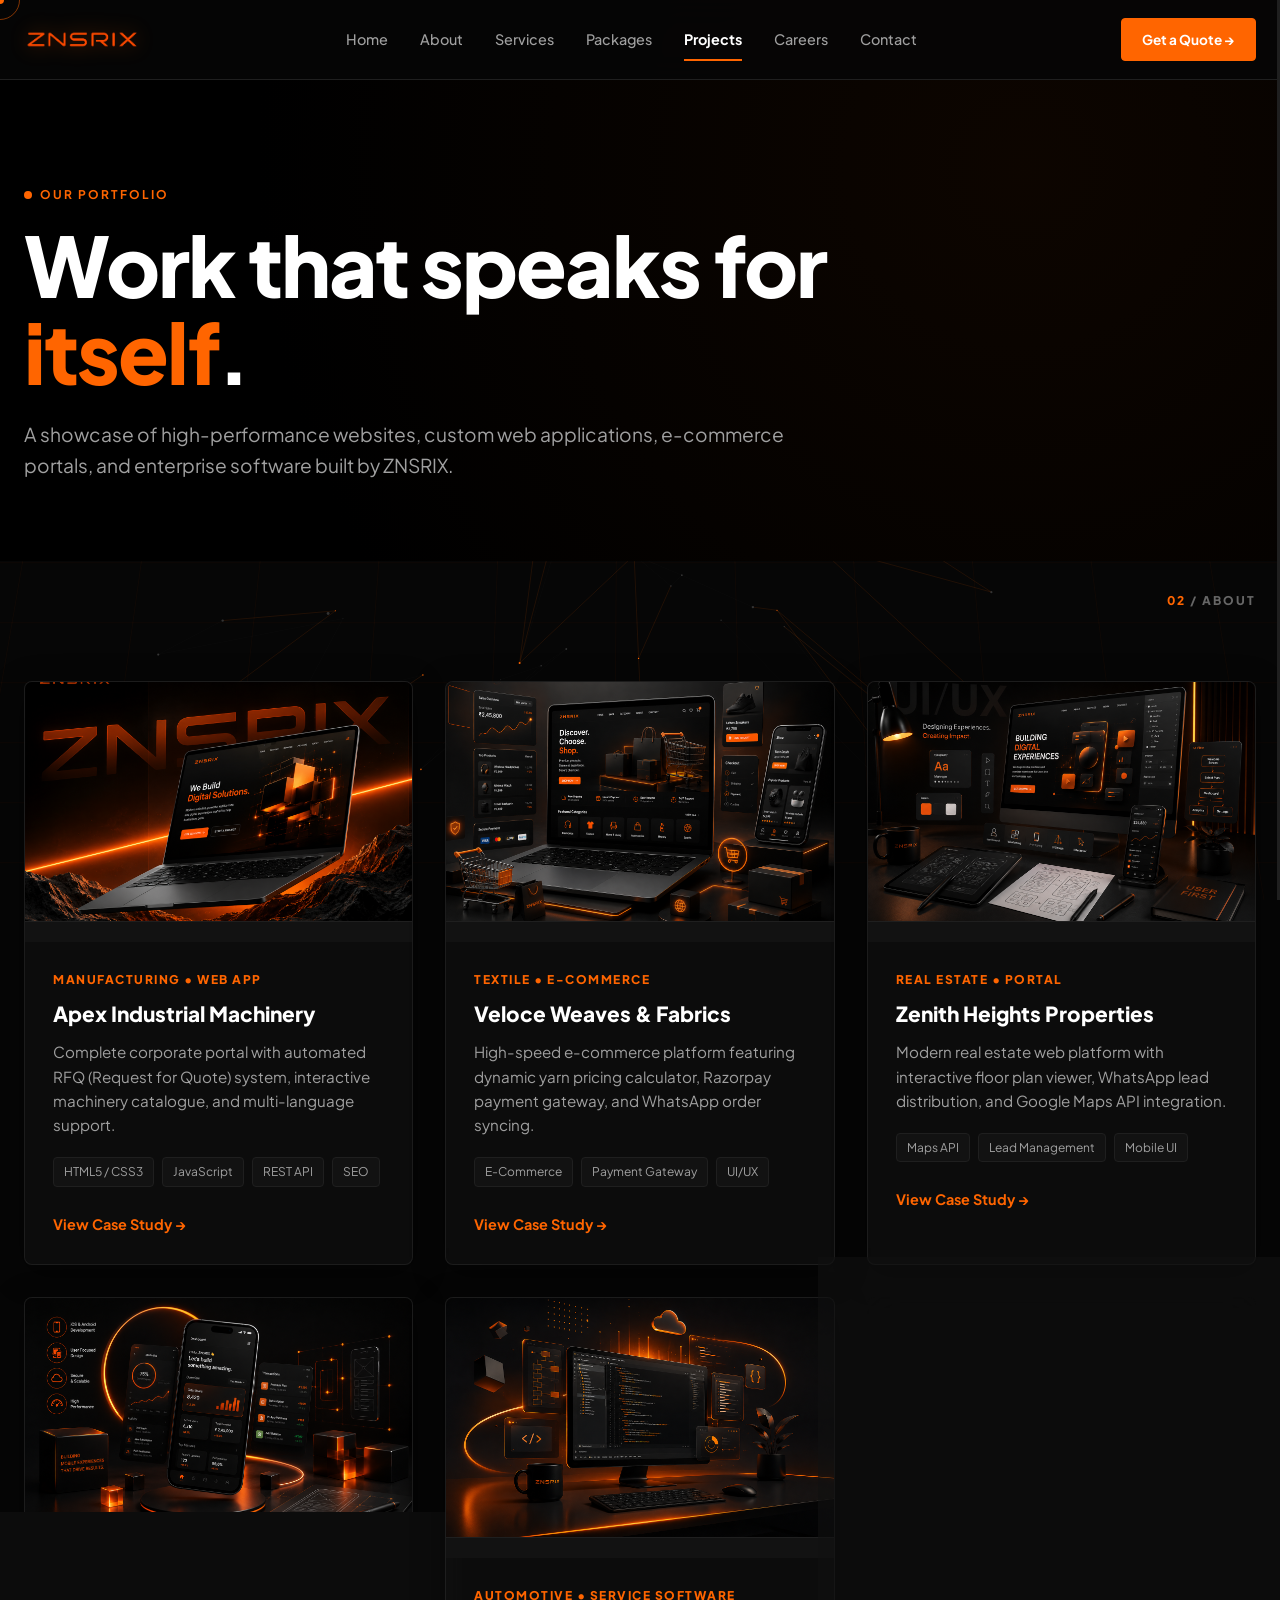
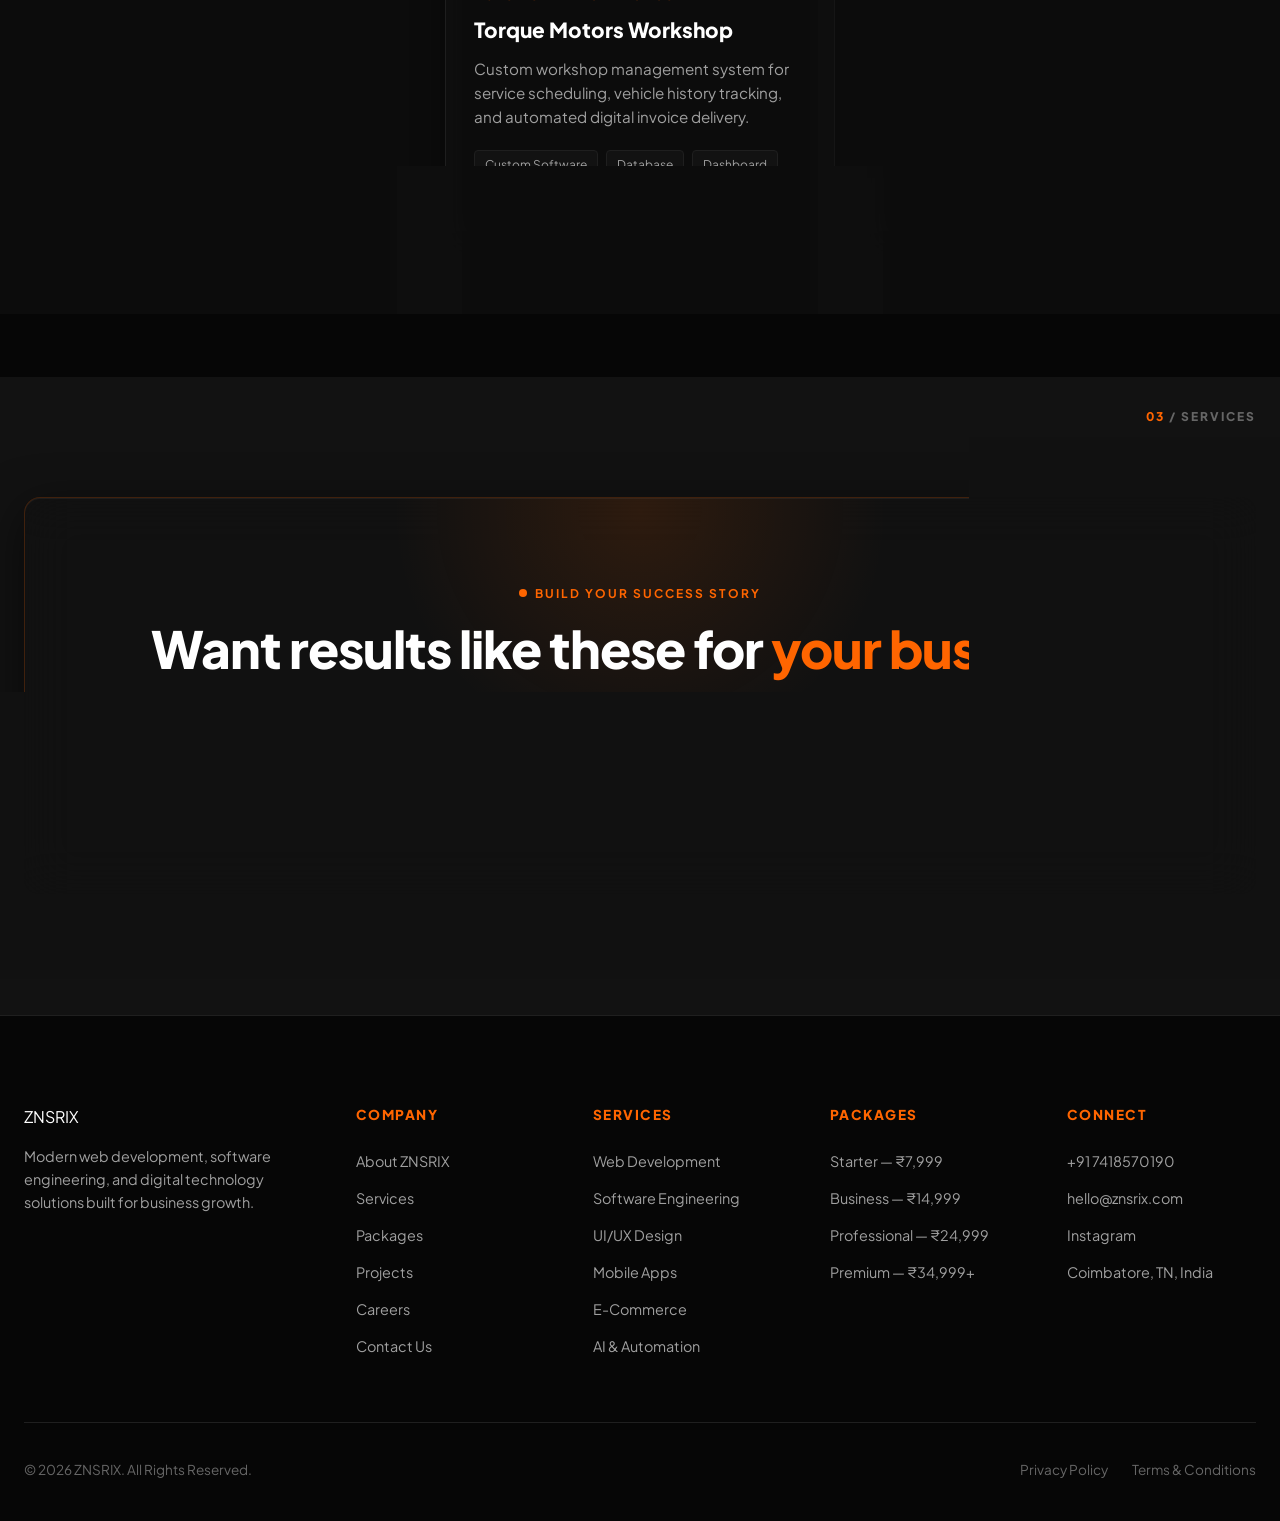
<file: projects.html>
<!DOCTYPE html>
<html lang="en">
<head>
  <meta charset="UTF-8">
  <meta name="viewport" content="width=device-width, initial-scale=1.0">
  <title>Projects &amp; Case Studies — ZNSRIX Portfolio</title>
  <meta name="description" content="Explore selected digital projects, web apps, and custom software systems designed and developed by ZNSRIX.">
  <link rel="icon" type="image/png" href="img/favicon.png">
  <link rel="stylesheet" href="css/styles.css">
</head>
<body>

  <!-- 3D BACKGROUND CANVAS CONTAINER -->
  <div id="webgl-container"></div>

  <!-- GLOBAL NAVBAR -->
  <header class="navbar">
    <div class="container">
      <a href="index.html" class="brand-logo">
        <img src="img/sr2.png" alt="ZNSRIX" class="brand-logo-img">
      </a>

      <nav class="nav-menu">
        <a href="index.html" class="nav-link">Home</a>
        <a href="about.html" class="nav-link">About</a>
        <a href="services.html" class="nav-link">Services</a>
        <a href="packages.html" class="nav-link">Packages</a>
        <a href="projects.html" class="nav-link active">Projects</a>
        <a href="careers.html" class="nav-link">Careers</a>
        <a href="contact.html" class="nav-link">Contact</a>
      </nav>

      <div class="nav-actions">
        <a href="quote.html" class="btn btn-primary btn-sm">Get a Quote &rarr;</a>
      </div>

      <div class="hamburger">
        <span></span>
        <span></span>
        <span></span>
      </div>
    </div>
  </header>

  <!-- MOBILE NAV DRAWER -->
  <div class="mobile-nav-overlay"></div>
  <div class="mobile-nav">
    <div class="mobile-nav-header">
      <a href="index.html" class="brand-logo">
        <img src="img/sr2.png" alt="ZNSRIX" class="brand-logo-img">
      </a>
    </div>
    <div class="mobile-nav-links">
      <a href="index.html" class="mobile-nav-link">Home</a>
      <a href="about.html" class="mobile-nav-link">About</a>
      <a href="services.html" class="mobile-nav-link">Services</a>
      <a href="packages.html" class="mobile-nav-link">Packages</a>
      <a href="projects.html" class="mobile-nav-link active">Projects</a>
      <a href="careers.html" class="mobile-nav-link">Careers</a>
      <a href="contact.html" class="mobile-nav-link">Contact</a>
    </div>
    <div class="mobile-nav-footer">
      <a href="quote.html" class="btn btn-primary btn-full">Get a Quote &rarr;</a>
    </div>
  </div>

  <!-- HERO SECTION -->
  <section class="hero-section" style="min-height: auto; padding-top: 180px; padding-bottom: 80px;">
    <div class="container">
      <div class="label-caps">OUR PORTFOLIO</div>
      <h1 class="heading-xl" style="max-width: 900px; margin-bottom: 24px;">
        Work that speaks for <span class="text-orange">itself</span>.
      </h1>
      <p class="subtext" style="font-size: 1.2rem; max-width: 800px;">
        A showcase of high-performance websites, custom web applications, e-commerce portals, and enterprise software built by ZNSRIX.
      </p>
    </div>
  </section>

  <!-- PROJECTS GRID SECTION -->
  <section class="section">
    <div class="container">
      <div class="grid-3">

        <!-- Project 1 -->
        <div class="project-card">
          <div class="project-img-wrapper">
            <img src="img/webdevelopment.png" alt="Apex Industrial Machinery" class="project-img">
          </div>
          <div class="project-body">
            <span class="project-tag">MANUFACTURING &bull; WEB APP</span>
            <h3 class="project-title">Apex Industrial Machinery</h3>
            <p class="project-desc">Complete corporate portal with automated RFQ (Request for Quote) system, interactive machinery catalogue, and multi-language support.</p>
            <div class="tech-tags">
              <span class="tech-tag">HTML5 / CSS3</span>
              <span class="tech-tag">JavaScript</span>
              <span class="tech-tag">REST API</span>
              <span class="tech-tag">SEO</span>
            </div>
            <a href="quote.html" class="link-arrow">View Case Study &rarr;</a>
          </div>
        </div>

        <!-- Project 2 -->
        <div class="project-card">
          <div class="project-img-wrapper">
            <img src="img/e-comerse.png" alt="Veloce Weaves & Fabrics" class="project-img">
          </div>
          <div class="project-body">
            <span class="project-tag">TEXTILE &bull; E-COMMERCE</span>
            <h3 class="project-title">Veloce Weaves &amp; Fabrics</h3>
            <p class="project-desc">High-speed e-commerce platform featuring dynamic yarn pricing calculator, Razorpay payment gateway, and WhatsApp order syncing.</p>
            <div class="tech-tags">
              <span class="tech-tag">E-Commerce</span>
              <span class="tech-tag">Payment Gateway</span>
              <span class="tech-tag">UI/UX</span>
            </div>
            <a href="quote.html" class="link-arrow">View Case Study &rarr;</a>
          </div>
        </div>

        <!-- Project 3 -->
        <div class="project-card">
          <div class="project-img-wrapper">
            <img src="img/uiux.png" alt="Zenith Heights Properties" class="project-img">
          </div>
          <div class="project-body">
            <span class="project-tag">REAL ESTATE &bull; PORTAL</span>
            <h3 class="project-title">Zenith Heights Properties</h3>
            <p class="project-desc">Modern real estate web platform with interactive floor plan viewer, WhatsApp lead distribution, and Google Maps API integration.</p>
            <div class="tech-tags">
              <span class="tech-tag">Maps API</span>
              <span class="tech-tag">Lead Management</span>
              <span class="tech-tag">Mobile UI</span>
            </div>
            <a href="quote.html" class="link-arrow">View Case Study &rarr;</a>
          </div>
        </div>

        <!-- Project 4 -->
        <div class="project-card">
          <div class="project-img-wrapper">
            <img src="img/mobileapp.png" alt="PulseCare Multispecialty Clinic" class="project-img">
          </div>
          <div class="project-body">
            <span class="project-tag">HEALTHCARE &bull; CLINIC SYSTEM</span>
            <h3 class="project-title">PulseCare Multispecialty Clinic</h3>
            <p class="project-desc">Patient appointment booking application with SMS reminders, doctor timetable manager, and digital OPD enquiry forms.</p>
            <div class="tech-tags">
              <span class="tech-tag">Web App</span>
              <span class="tech-tag">Booking Engine</span>
              <span class="tech-tag">SMS API</span>
            </div>
            <a href="quote.html" class="link-arrow">View Case Study &rarr;</a>
          </div>
        </div>

        <!-- Project 5 -->
        <div class="project-card">
          <div class="project-img-wrapper">
            <img src="img/softweredevelopment.png" alt="Torque Motors Workshop" class="project-img">
          </div>
          <div class="project-body">
            <span class="project-tag">AUTOMOTIVE &bull; SERVICE SOFTWARE</span>
            <h3 class="project-title">Torque Motors Workshop</h3>
            <p class="project-desc">Custom workshop management system for service scheduling, vehicle history tracking, and automated digital invoice delivery.</p>
            <div class="tech-tags">
              <span class="tech-tag">Custom Software</span>
              <span class="tech-tag">Database</span>
              <span class="tech-tag">Dashboard</span>
            </div>
            <a href="quote.html" class="link-arrow">View Case Study &rarr;</a>
          </div>
        </div>

        <!-- Project 6 -->
        <div class="project-card">
          <div class="project-img-wrapper">
            <img src="img/ai&automation.png" alt="Lumina Grand Hill Resort" class="project-img">
          </div>
          <div class="project-body">
            <span class="project-tag">HOSPITALITY &bull; RESORT WEBSITE</span>
            <h3 class="project-title">Lumina Grand Hill Resort</h3>
            <p class="project-desc">High-aesthetic luxury resort portal with direct room booking engine, virtual tour gallery, and seasonal pricing package system.</p>
            <div class="tech-tags">
              <span class="tech-tag">Luxury UI</span>
              <span class="tech-tag">Booking System</span>
              <span class="tech-tag">SEO</span>
            </div>
            <a href="quote.html" class="link-arrow">View Case Study &rarr;</a>
          </div>
        </div>

      </div>
    </div>
  </section>

  <!-- CTA SECTION -->
  <section class="section" style="background-color: var(--bg-surface);">
    <div class="container">
      <div class="cta-banner">
        <div class="label-caps">BUILD YOUR SUCCESS STORY</div>
        <h2 class="heading-lg">Want results like these for <span class="text-orange">your business</span>?</h2>
        <p class="subtext">Let's craft a web experience tailored to your exact industry and target audience.</p>
        <a href="quote.html" class="btn btn-primary">Start Your Project &rarr;</a>
      </div>
    </div>
  </section>

  <!-- GLOBAL FOOTER -->
  <footer class="footer">
    <div class="container">
      <div class="footer-grid">
        <div class="footer-brand">
          <a href="index.html" class="brand-logo">
            ZNSRIX<span class="dot"></span>
          </a>
          <p>Modern web development, software engineering, and digital technology solutions built for business growth.</p>
        </div>

        <div class="footer-col">
          <h4>Company</h4>
          <div class="footer-links">
            <a href="about.html">About ZNSRIX</a>
            <a href="services.html">Services</a>
            <a href="packages.html">Packages</a>
            <a href="projects.html">Projects</a>
            <a href="careers.html">Careers</a>
            <a href="contact.html">Contact Us</a>
          </div>
        </div>

        <div class="footer-col">
          <h4>Services</h4>
          <div class="footer-links">
            <a href="services.html">Web Development</a>
            <a href="services.html">Software Engineering</a>
            <a href="services.html">UI/UX Design</a>
            <a href="services.html">Mobile Apps</a>
            <a href="services.html">E-Commerce</a>
            <a href="services.html">AI & Automation</a>
          </div>
        </div>

        <div class="footer-col">
          <h4>Packages</h4>
          <div class="footer-links">
            <a href="packages.html">Starter — ₹7,999</a>
            <a href="packages.html">Business — ₹14,999</a>
            <a href="packages.html">Professional — ₹24,999</a>
            <a href="packages.html">Premium — ₹34,999+</a>
          </div>
        </div>

        <div class="footer-col">
          <h4>Connect</h4>
          <div class="footer-links">
            <a href="tel:+917418570190">+91 7418570190</a>
            <a href="mailto:hello@znsrix.com">hello@znsrix.com</a>
            <a href="https://www.instagram.com/znsrix/" target="_blank" rel="noopener noreferrer">Instagram</a>
            <a href="contact.html">Coimbatore, TN, India</a>
          </div>
        </div>
      </div>

      <div class="footer-bottom">
        <div>&copy; 2026 ZNSRIX. All Rights Reserved.</div>
        <div class="footer-legal">
          <a href="#">Privacy Policy</a>
          <a href="#">Terms &amp; Conditions</a>
        </div>
      </div>
    </div>
  </footer>

  <script src="js/three-scene.js"></script>
  <script src="js/main.js"></script>
</body>
</html>
</file>
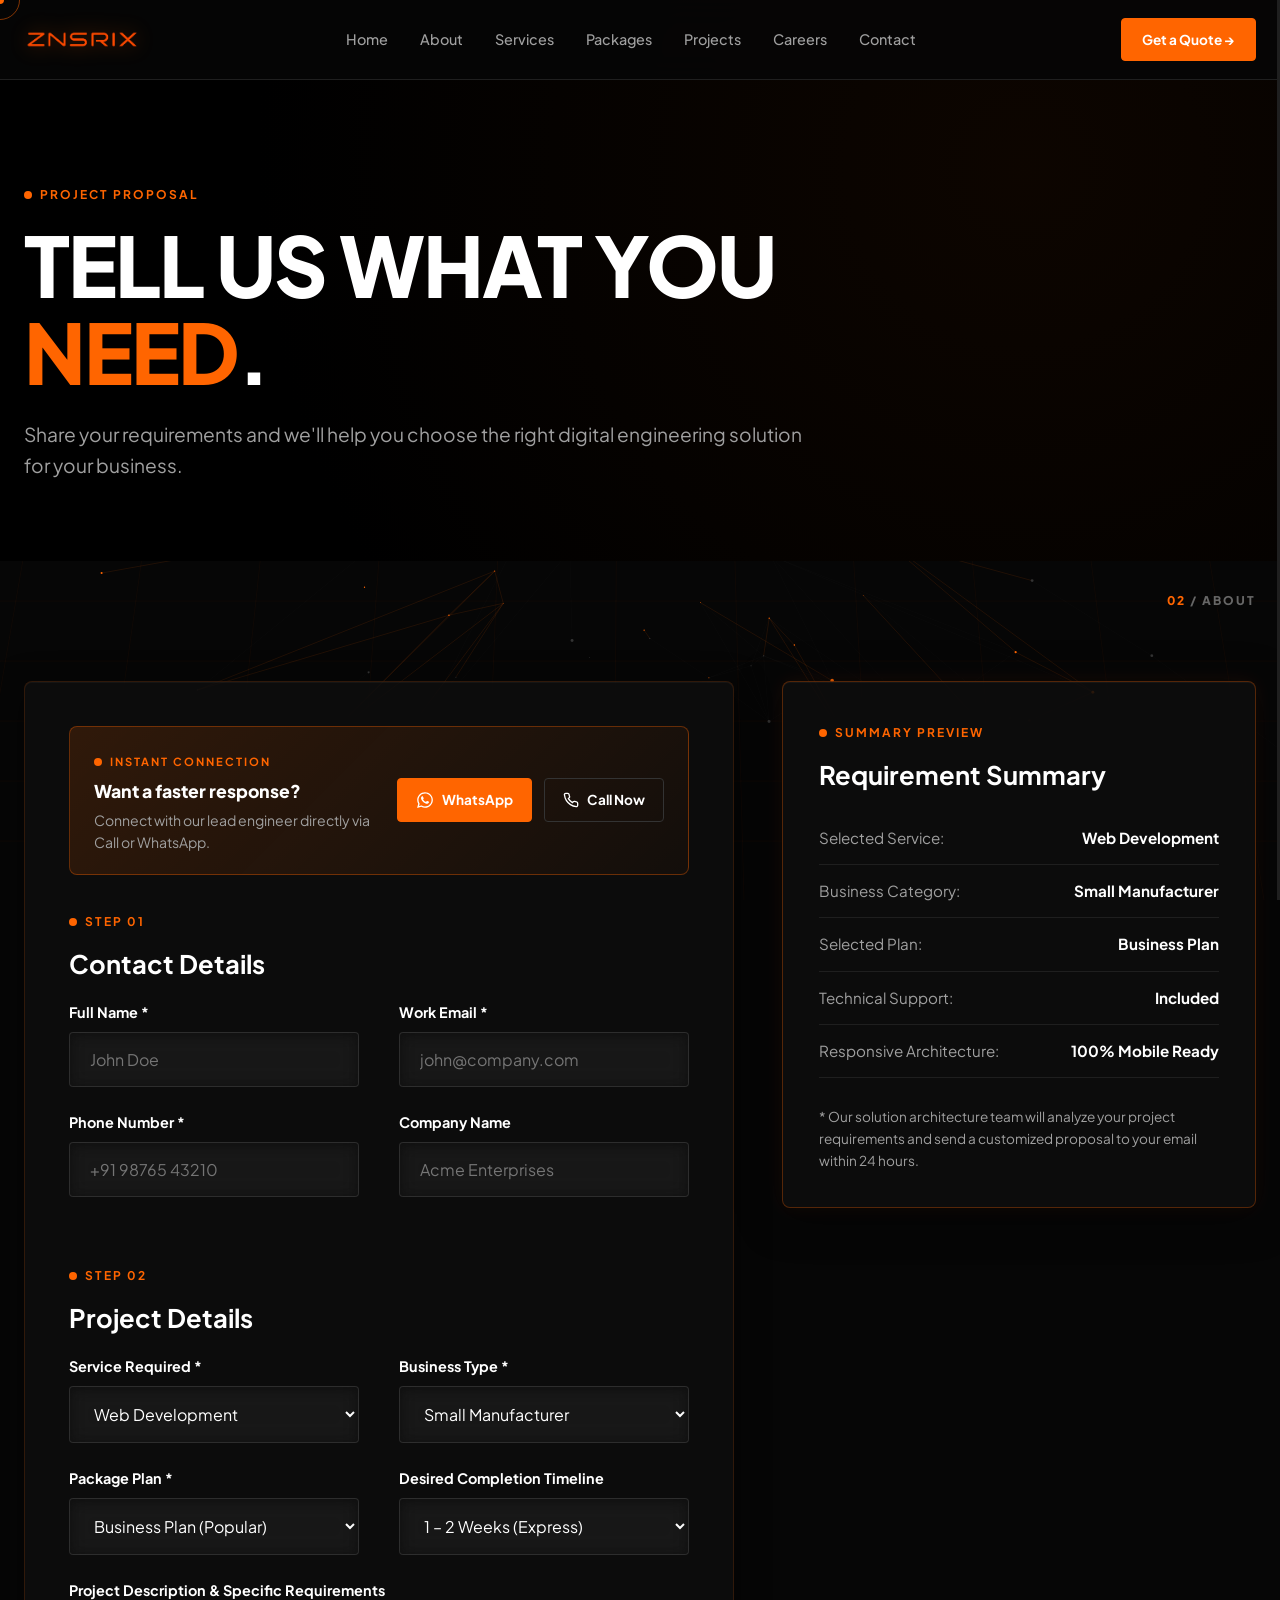
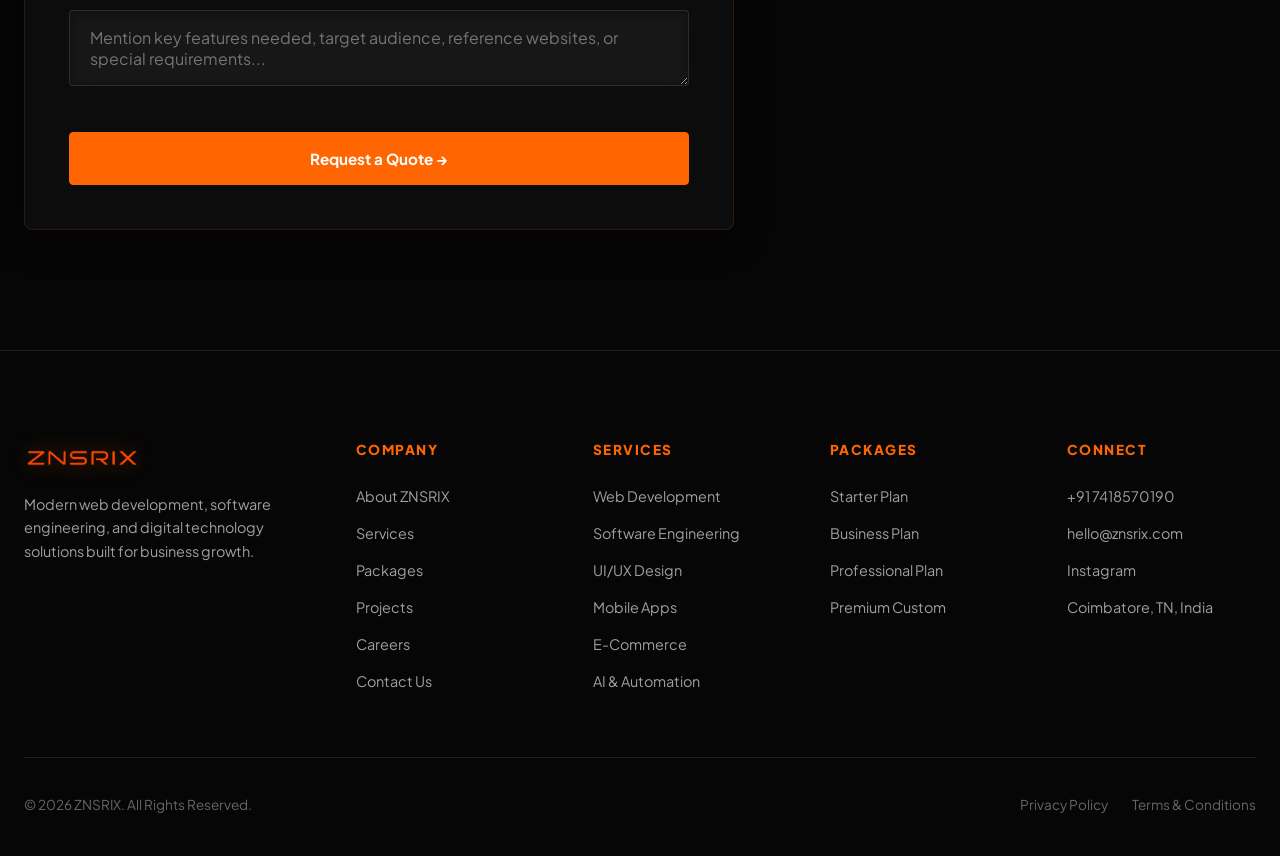
<file: quote.html>
<!DOCTYPE html>
<html lang="en">
<head>
  <meta charset="UTF-8">
  <meta name="viewport" content="width=device-width, initial-scale=1.0">
  <title>Get a Quote — Request a Proposal | ZNSRIX</title>
  <meta name="description" content="Request a customized web development, software engineering, or digital project proposal from ZNSRIX.">
  <link rel="icon" type="image/png" href="img/favicon.png">
  <link rel="stylesheet" href="css/styles.css">
</head>
<body>

  <!-- 3D BACKGROUND CANVAS CONTAINER -->
  <div id="webgl-container"></div>

  <!-- GLOBAL NAVBAR -->
  <header class="navbar">
    <div class="container">
      <a href="index.html" class="brand-logo">
        <img src="img/sr2.png" alt="ZNSRIX" class="brand-logo-img">
      </a>

      <nav class="nav-menu">
        <a href="index.html" class="nav-link">Home</a>
        <a href="about.html" class="nav-link">About</a>
        <a href="services.html" class="nav-link">Services</a>
        <a href="packages.html" class="nav-link">Packages</a>
        <a href="projects.html" class="nav-link">Projects</a>
        <a href="careers.html" class="nav-link">Careers</a>
        <a href="contact.html" class="nav-link">Contact</a>
      </nav>

      <div class="nav-actions">
        <a href="quote.html" class="btn btn-primary btn-sm">Get a Quote &rarr;</a>
      </div>

      <div class="hamburger">
        <span></span>
        <span></span>
        <span></span>
      </div>
    </div>
  </header>

  <!-- MOBILE NAV DRAWER -->
  <div class="mobile-nav-overlay"></div>
  <div class="mobile-nav">
    <div class="mobile-nav-header">
      <a href="index.html" class="brand-logo">
        <img src="img/sr2.png" alt="ZNSRIX" class="brand-logo-img">
      </a>
    </div>
    <div class="mobile-nav-links">
      <a href="index.html" class="mobile-nav-link">Home</a>
      <a href="about.html" class="mobile-nav-link">About</a>
      <a href="services.html" class="mobile-nav-link">Services</a>
      <a href="packages.html" class="mobile-nav-link">Packages</a>
      <a href="projects.html" class="mobile-nav-link">Projects</a>
      <a href="careers.html" class="mobile-nav-link">Careers</a>
      <a href="contact.html" class="mobile-nav-link">Contact</a>
    </div>
    <div class="mobile-nav-footer">
      <a href="quote.html" class="btn btn-primary btn-full">Get a Quote &rarr;</a>
    </div>
  </div>

  <!-- HERO SECTION -->
  <section class="hero-section" style="min-height: auto; padding-top: 180px; padding-bottom: 80px;">
    <div class="container">
      <div class="label-caps">PROJECT PROPOSAL</div>
      <h1 class="heading-xl" style="max-width: 900px; margin-bottom: 24px;">
        TELL US WHAT YOU <span class="text-orange">NEED</span>.
      </h1>
      <p class="subtext" style="font-size: 1.2rem; max-width: 800px;">
        Share your requirements and we'll help you choose the right digital engineering solution for your business.
      </p>
    </div>
  </section>

  <!-- QUOTE FORM & SUMMARY -->
  <section class="section">
    <div class="container">
      <div class="quote-layout">
        
        <!-- Left: Form -->
        <div class="card-dark" style="padding: 44px; position: relative;">
          
          <!-- Quick Response Box -->
          <div class="quick-response-banner" style="background: linear-gradient(135deg, rgba(255, 101, 0, 0.15) 0%, rgba(255, 101, 0, 0.03) 100%); border: 1px solid rgba(255, 101, 0, 0.35); border-radius: var(--radius-md); padding: 20px 24px; margin-bottom: 32px; display: flex; flex-wrap: wrap; align-items: center; justify-content: space-between; gap: 16px;">
            <div style="flex: 1 1 280px;">
              <span class="label-caps" style="margin-bottom: 6px; font-size: 0.7rem; display: inline-flex;">Instant Connection</span>
              <h4 style="font-size: 1.1rem; font-weight: 800; color: var(--text-white); margin: 0;">Want a faster response?</h4>
              <p style="font-size: 0.88rem; color: var(--text-muted); margin: 4px 0 0;">Connect with our lead engineer directly via Call or WhatsApp.</p>
            </div>
            <div style="display: flex; gap: 12px; flex-wrap: wrap;">
              <a href="https://wa.me/917418570190?text=Hello%20ZNSRIX,%20I'm%20interested%20in%20a%20project%20quote!" target="_blank" rel="noopener noreferrer" class="btn btn-primary btn-sm" style="display: inline-flex; align-items: center; gap: 8px; font-size: 0.85rem; padding: 10px 18px;">
                <svg width="18" height="18" viewBox="0 0 448 512" fill="currentColor"><path d="M380.9 97.1C339 55.1 283.2 32 223.9 32c-122.4 0-222 99.6-222 222 0 39.1 10.2 77.3 29.6 111L0 480l117.7-30.9c32.4 17.7 68.9 27 106.1 27h.1c122.3 0 224.1-99.6 224.1-222 0-59.3-25.2-115-67.1-157zm-157 341.6c-33.2 0-65.7-8.9-94-25.7l-6.7-4-69.8 18.3L72 359.2l-4.4-7c-18.5-29.4-28.2-63.3-28.2-98.2 0-101.7 82.8-184.5 184.6-184.5 49.3 0 95.6 19.2 130.4 54.1 34.8 34.9 56.2 81.2 56.1 130.5 0 101.8-84.9 184.6-186.6 184.6zm101.2-138.2c-5.5-2.8-32.8-16.2-37.9-18-5.1-1.9-8.8-2.8-12.5 2.8-3.7 5.6-14.3 18-17.6 21.8-3.2 3.7-6.5 4.2-12 1.4-32.6-16.3-54-29.1-75.5-66-5.7-9.8 5.7-9.1 16.3-30.3 1.8-3.7.9-6.9-.5-9.7-1.4-2.8-12.5-30.1-17.1-41.2-4.5-10.8-9.1-9.3-12.5-9.5-3.2-.2-6.9-.2-10.6-.2-3.7 0-9.7 1.4-14.8 6.9-5.1 5.6-19.4 19-19.4 46.3 0 27.3 19.9 53.7 22.6 57.4 2.8 3.7 39.1 59.7 94.8 83.8 35.2 15.2 49 16.5 66.6 13.9 10.7-1.6 32.8-13.4 37.4-26.4 4.6-13 4.6-24.1 3.2-26.4-1.3-2.5-5-3.9-10.5-6.6z"/></svg>
                WhatsApp
              </a>
              <a href="tel:+917418570190" class="btn btn-sm btn-secondary" style="display: inline-flex; align-items: center; gap: 8px; font-size: 0.85rem; padding: 10px 18px;">
                <svg width="16" height="16" fill="none" stroke="currentColor" stroke-width="2" viewBox="0 0 24 24"><path d="M22 16.92v3a2 2 0 0 1-2.18 2 19.79 19.79 0 0 1-8.63-3.07 19.5 19.5 0 0 1-6-6 19.79 19.79 0 0 1-3.07-8.67A2 2 0 0 1 4.11 2h3a2 2 0 0 1 2 1.72 12.84 12.84 0 0 0 .7 2.81 2 2 0 0 1-.45 2.11L8.09 9.91a16 16 0 0 0 6 6l1.27-1.27a2 2 0 0 1 2.11-.45 12.84 12.84 0 0 0 2.81.7A2 2 0 0 1 22 16.92z"/></svg>
                Call Now
              </a>
            </div>
          </div>

          <form id="quoteForm" action="https://formsubmit.co/srisaran2694@gmail.com" method="POST">
            <input type="hidden" name="_subject" value="New Quote Request - ZNSRIX">
            <input type="hidden" name="_captcha" value="false">
            
            <!-- Step 1: Personal Information -->
            <div style="margin-bottom: 40px;">
              <div class="label-caps">STEP 01</div>
              <h3 class="heading-md" style="margin-bottom: 20px;">Contact Details</h3>

              <div class="grid-2">
                <div class="form-group">
                  <label class="form-label" for="quoteName">Full Name *</label>
                  <input type="text" id="quoteName" name="Name" class="form-control" placeholder="John Doe" required>
                </div>
                <div class="form-group">
                  <label class="form-label" for="quoteEmail">Work Email *</label>
                  <input type="email" id="quoteEmail" name="Email" class="form-control" placeholder="john@company.com" required>
                </div>
              </div>

              <div class="grid-2">
                <div class="form-group">
                  <label class="form-label" for="quotePhone">Phone Number *</label>
                  <input type="tel" id="quotePhone" name="Phone" class="form-control" placeholder="+91 98765 43210" required>
                </div>
                <div class="form-group">
                  <label class="form-label" for="quoteCompany">Company Name</label>
                  <input type="text" id="quoteCompany" name="Company" class="form-control" placeholder="Acme Enterprises">
                </div>
              </div>
            </div>

            <!-- Step 2: Project Information -->
            <div>
              <div class="label-caps">STEP 02</div>
              <h3 class="heading-md" style="margin-bottom: 20px;">Project Details</h3>

              <div class="grid-2">
                <div class="form-group">
                  <label class="form-label" for="quoteService">Service Required *</label>
                  <select id="quoteService" name="Service Required" class="form-control" required>
                    <option value="web-dev">Web Development</option>
                    <option value="software-dev">Software Development</option>
                    <option value="ui-ux">UI/UX Design</option>
                    <option value="mobile-app">Mobile App Development</option>
                    <option value="ecommerce">E-Commerce Development</option>
                    <option value="ai-automation">AI & Automation</option>
                    <option value="maintenance">Website Maintenance</option>
                    <option value="seo">SEO & Digital Optimization</option>
                  </select>
                </div>

                <div class="form-group">
                  <label class="form-label" for="quoteBusinessType">Business Type *</label>
                  <select id="quoteBusinessType" name="Business Type" class="form-control" required>
                    <option value="small-manufacturer">Small Manufacturer</option>
                    <option value="textile">Textile Business</option>
                    <option value="engineering">Engineering Company</option>
                    <option value="restaurant">Restaurant</option>
                    <option value="clinic">Clinic</option>
                    <option value="real-estate">Real Estate</option>
                    <option value="jewellery">Jewellery</option>
                    <option value="automobile">Automobile Workshop</option>
                    <option value="interior-design">Interior Design</option>
                    <option value="construction">Construction</option>
                    <option value="school">School / Training Centre</option>
                    <option value="hotel">Hotel / Resort</option>
                    <option value="wedding">Wedding / Event</option>
                    <option value="fitness">Fitness Centre / Gym</option>
                    <option value="travel">Travel Agency</option>
                    <option value="other">Other</option>
                  </select>
                </div>
              </div>

              <div class="grid-2">
                <div class="form-group">
                  <label class="form-label" for="quotePackage">Package Plan *</label>
                  <select id="quotePackage" name="Package Plan" class="form-control" required>
                    <option value="business" selected>Business Plan (Popular)</option>
                    <option value="starter">Starter Plan</option>
                    <option value="professional">Professional Plan</option>
                    <option value="premium">Premium Custom Plan</option>
                  </select>
                </div>

                <div class="form-group">
                  <label class="form-label" for="quoteTimeline">Desired Completion Timeline</label>
                  <select id="quoteTimeline" name="Timeline" class="form-control">
                    <option value="express">1 – 2 Weeks (Express)</option>
                    <option value="standard">2 – 4 Weeks (Standard)</option>
                    <option value="complex">1 – 2 Months (Complex)</option>
                  </select>
                </div>
              </div>

              <div class="form-group">
                <label class="form-label" for="quoteDesc">Project Description &amp; Specific Requirements</label>
                <textarea id="quoteDesc" name="Project Details" class="form-control" placeholder="Mention key features needed, target audience, reference websites, or special requirements..."></textarea>
              </div>

              <button type="submit" class="btn btn-primary btn-full" style="margin-top: 16px;">Request a Quote &rarr;</button>
            </div>
          </form>
        </div>

        <!-- Right: Live Summary Card (NO PRICE) -->
        <div>
          <div class="quote-summary-box">
            <div class="label-caps">SUMMARY PREVIEW</div>
            <h3 class="heading-md" style="margin-bottom: 20px;">Requirement Summary</h3>

            <div class="summary-row">
              <span>Selected Service:</span>
              <span id="summaryService">Web Development</span>
            </div>

            <div class="summary-row">
              <span>Business Category:</span>
              <span id="summaryBusiness">Small Manufacturer</span>
            </div>

            <div class="summary-row">
              <span>Selected Plan:</span>
              <span id="summaryPackage">Business Plan</span>
            </div>

            <div class="summary-row">
              <span>Technical Support:</span>
              <span>Included</span>
            </div>

            <div class="summary-row">
              <span>Responsive Architecture:</span>
              <span>100% Mobile Ready</span>
            </div>

            <p style="font-size: 0.85rem; color: var(--text-muted); margin-top: 28px; line-height: 1.6;">
              * Our solution architecture team will analyze your project requirements and send a customized proposal to your email within 24 hours.
            </p>
          </div>
        </div>

      </div>
    </div>
  </section>

  <!-- GLOBAL FOOTER -->
  <footer class="footer">
    <div class="container">
      <div class="footer-grid">
        <div class="footer-brand">
          <a href="index.html" class="brand-logo">
            <img src="img/sr2.png" alt="ZNSRIX" class="brand-logo-img">
          </a>
          <p>Modern web development, software engineering, and digital technology solutions built for business growth.</p>
        </div>

        <div class="footer-col">
          <h4>Company</h4>
          <div class="footer-links">
            <a href="about.html">About ZNSRIX</a>
            <a href="services.html">Services</a>
            <a href="packages.html">Packages</a>
            <a href="projects.html">Projects</a>
            <a href="careers.html">Careers</a>
            <a href="contact.html">Contact Us</a>
          </div>
        </div>

        <div class="footer-col">
          <h4>Services</h4>
          <div class="footer-links">
            <a href="services.html">Web Development</a>
            <a href="services.html">Software Engineering</a>
            <a href="services.html">UI/UX Design</a>
            <a href="services.html">Mobile Apps</a>
            <a href="services.html">E-Commerce</a>
            <a href="services.html">AI & Automation</a>
          </div>
        </div>

        <div class="footer-col">
          <h4>Packages</h4>
          <div class="footer-links">
            <a href="packages.html">Starter Plan</a>
            <a href="packages.html">Business Plan</a>
            <a href="packages.html">Professional Plan</a>
            <a href="packages.html">Premium Custom</a>
          </div>
        </div>

        <div class="footer-col">
          <h4>Connect</h4>
          <div class="footer-links">
            <a href="tel:+917418570190">+91 7418570190</a>
            <a href="mailto:hello@znsrix.com">hello@znsrix.com</a>
            <a href="https://www.instagram.com/znsrix/" target="_blank" rel="noopener noreferrer">Instagram</a>
            <a href="contact.html">Coimbatore, TN, India</a>
          </div>
        </div>
      </div>

      <div class="footer-bottom">
        <div>&copy; 2026 ZNSRIX. All Rights Reserved.</div>
        <div class="footer-legal">
          <a href="#">Privacy Policy</a>
          <a href="#">Terms &amp; Conditions</a>
        </div>
      </div>
    </div>
  </footer>

  <script src="js/three-scene.js"></script>
  <script src="js/main.js"></script>
  <script>
    document.addEventListener('DOMContentLoaded', () => {
      const urlParams = new URLSearchParams(window.location.search);
      const pkg = urlParams.get('package');
      const srv = urlParams.get('service');

      if (pkg) {
        const pkgSelect = document.getElementById('quotePackage');
        if (pkgSelect) {
          pkgSelect.value = pkg;
          pkgSelect.dispatchEvent(new Event('change'));
        }
      }
      if (srv) {
        const srvSelect = document.getElementById('quoteService');
        if (srvSelect) {
          srvSelect.value = srv;
          srvSelect.dispatchEvent(new Event('change'));
        }
      }
    });
  </script>
</body>
</html>
</file>
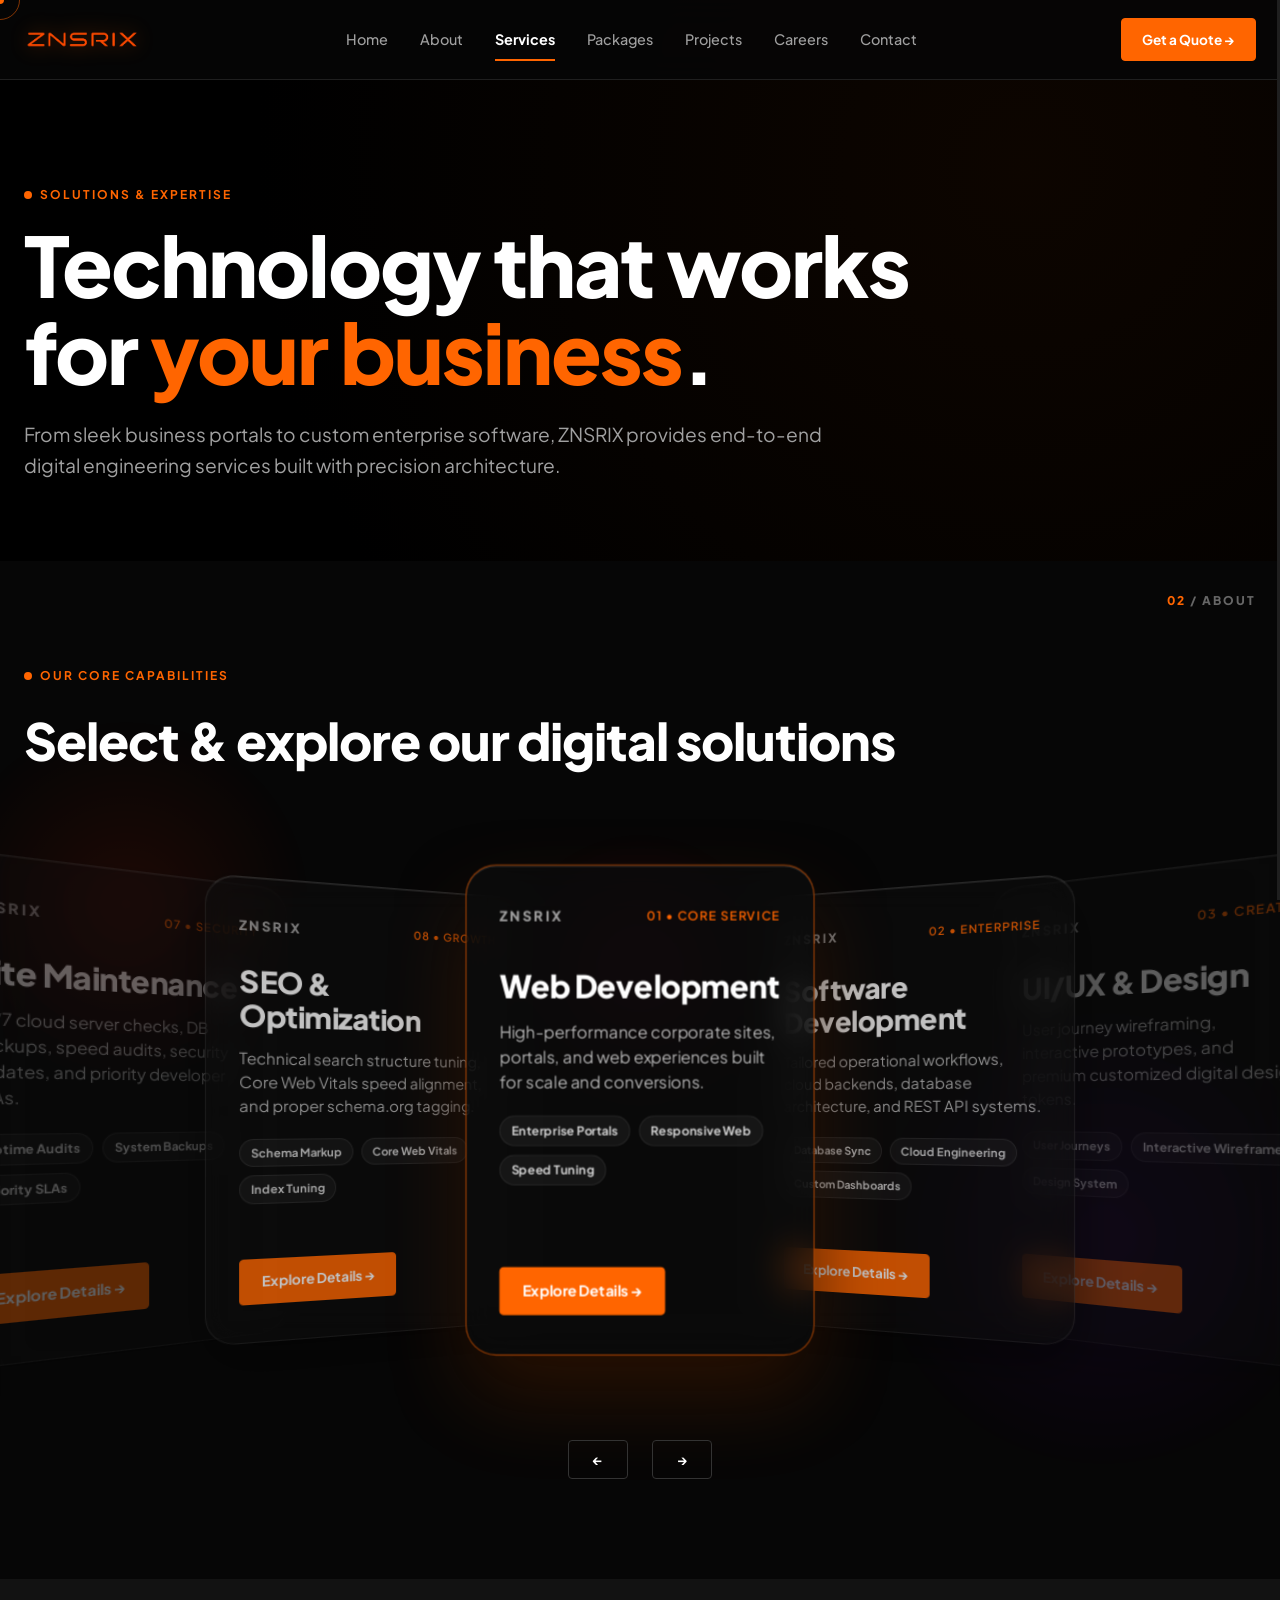
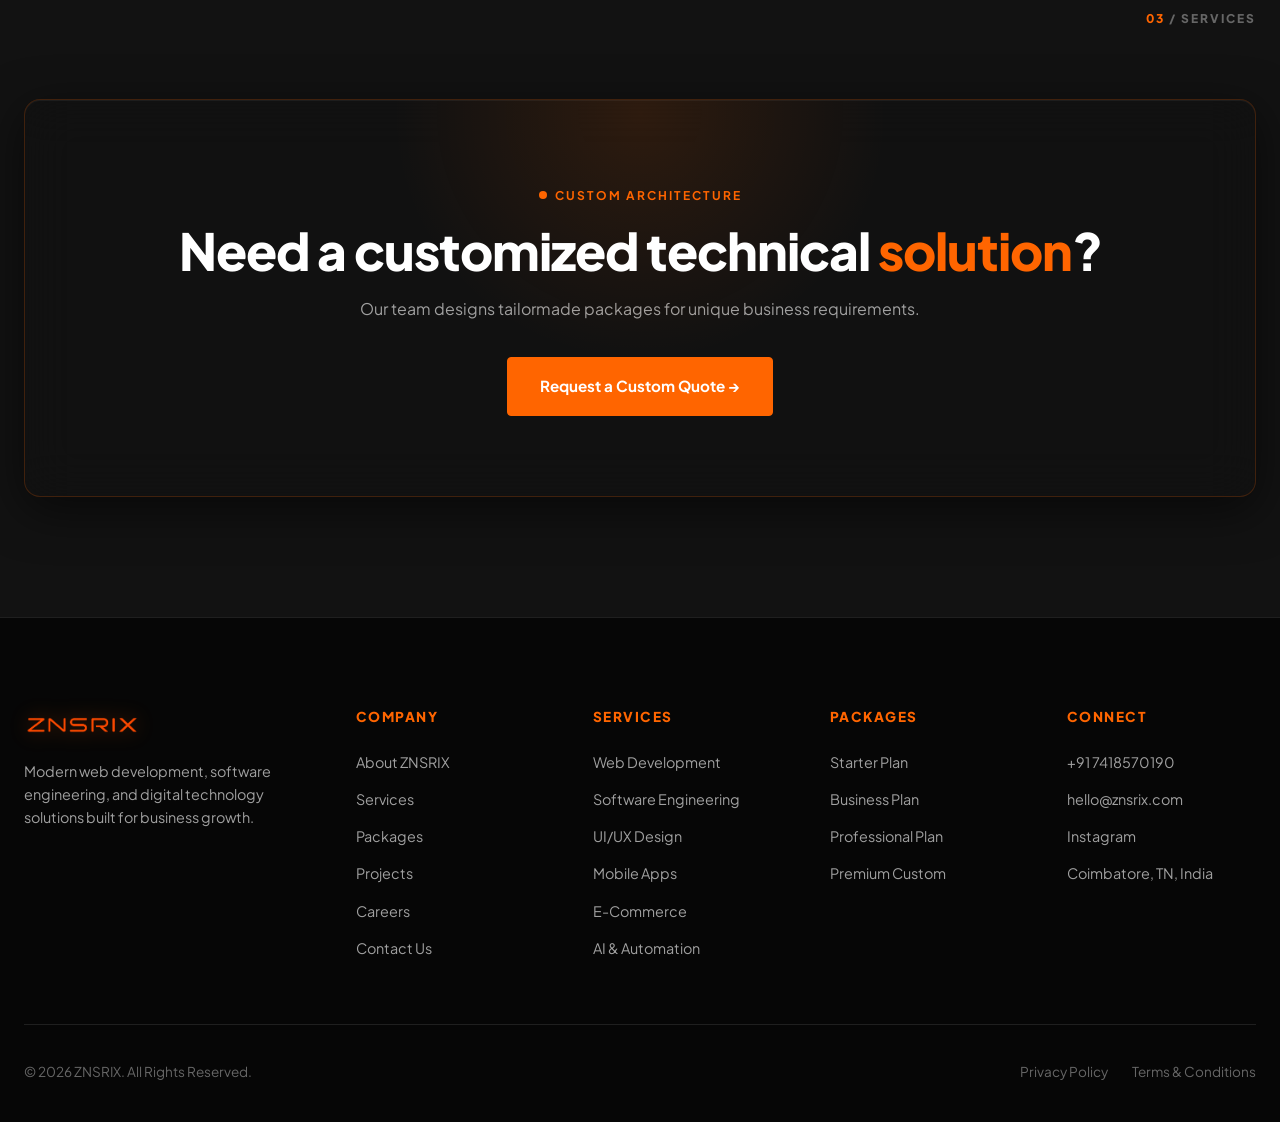
<file: services.html>
<!DOCTYPE html>
<html lang="en">
<head>
  <meta charset="UTF-8">
  <meta name="viewport" content="width=device-width, initial-scale=1.0">
  <title>Services — ZNSRIX Technology &amp; Digital Solutions</title>
  <meta name="description" content="Explore ZNSRIX core software and web development services: Web Dev, Custom Software, UI/UX Design, Mobile Apps, E-Commerce, AI & Automation, Maintenance, and SEO.">
  <link rel="icon" type="image/png" href="img/favicon.png">
  <link rel="stylesheet" href="css/styles.css">
</head>
<body>

  <!-- 3D BACKGROUND CANVAS CONTAINER -->
  <div id="webgl-container"></div>

  <!-- GLOBAL NAVBAR -->
  <header class="navbar">
    <div class="container">
      <a href="index.html" class="brand-logo">
        <img src="img/sr2.png" alt="ZNSRIX" class="brand-logo-img">
      </a>

      <nav class="nav-menu">
        <a href="index.html" class="nav-link">Home</a>
        <a href="about.html" class="nav-link">About</a>
        <a href="services.html" class="nav-link active">Services</a>
        <a href="packages.html" class="nav-link">Packages</a>
        <a href="projects.html" class="nav-link">Projects</a>
        <a href="careers.html" class="nav-link">Careers</a>
        <a href="contact.html" class="nav-link">Contact</a>
      </nav>

      <div class="nav-actions">
        <a href="quote.html" class="btn btn-primary btn-sm">Get a Quote &rarr;</a>
      </div>

      <div class="hamburger">
        <span></span>
        <span></span>
        <span></span>
      </div>
    </div>
  </header>

  <!-- MOBILE NAV DRAWER -->
  <div class="mobile-nav-overlay"></div>
  <div class="mobile-nav">
    <div class="mobile-nav-header">
      <a href="index.html" class="brand-logo">
        <img src="img/sr2.png" alt="ZNSRIX" class="brand-logo-img">
      </a>
    </div>
    <div class="mobile-nav-links">
      <a href="index.html" class="mobile-nav-link">Home</a>
      <a href="about.html" class="mobile-nav-link">About</a>
      <a href="services.html" class="mobile-nav-link active">Services</a>
      <a href="packages.html" class="mobile-nav-link">Packages</a>
      <a href="projects.html" class="mobile-nav-link">Projects</a>
      <a href="careers.html" class="mobile-nav-link">Careers</a>
      <a href="contact.html" class="mobile-nav-link">Contact</a>
    </div>
    <div class="mobile-nav-footer">
      <a href="quote.html" class="btn btn-primary btn-full">Get a Quote &rarr;</a>
    </div>
  </div>

  <!-- HERO SECTION -->
  <section class="hero-section" style="min-height: auto; padding-top: 180px; padding-bottom: 80px;">
    <div class="container">
      <div class="label-caps">SOLUTIONS &amp; EXPERTISE</div>
      <h1 class="heading-xl" style="max-width: 900px; margin-bottom: 24px;">
        Technology that works for <span class="text-orange">your business</span>.
      </h1>
      <p class="subtext" style="font-size: 1.2rem; max-width: 800px;">
        From sleek business portals to custom enterprise software, ZNSRIX provides end-to-end digital engineering services built with precision architecture.
      </p>
    </div>
  </section>

  <!-- HIGH-IMPACT PREMIUM 3D CAROUSEL SHOWCASE (VOYAGER2 & GLASS REF CONCEPT) -->
  <section class="section voyager-showcase-section" style="overflow: hidden; position: relative; padding: 100px 0;">
    
    <!-- Immersive glowing gradient blur background blobs (from glassmorphic reference image) -->
    <div class="glow-sphere blob-1"></div>
    <div class="glow-sphere blob-2"></div>
    <div class="glow-sphere blob-3"></div>

    <div class="container" style="max-width: 100%; padding: 0;">
      
      <div class="voyager-header text-center" style="margin-bottom: 60px; padding: 0 24px;">
        <span class="label-caps">OUR CORE CAPABILITIES</span>
        <h2 class="heading-lg" style="margin-top: 10px;">Select &amp; explore our digital solutions</h2>
      </div>

      <!-- 3D Card Stack Container -->
      <div class="voyager-carousel-wrapper">
        <div class="voyager-carousel" id="voyagerCarousel">
          
          <!-- Slide 1: Web Dev -->
          <div class="voyager-card glass-ref-card" data-index="0">
            <div class="glass-card-header">
              <span class="glass-card-label">ZNSRIX</span>
              <span class="glass-card-sublabel">01 &bull; Core Service</span>
            </div>
            <div class="glass-card-body">
              <h3 class="glass-card-title">Web Development</h3>
              <p class="glass-card-desc">High-performance corporate sites, portals, and web experiences built for scale and conversions.</p>
              <div class="glass-card-tags">
                <span>Enterprise Portals</span>
                <span>Responsive Web</span>
                <span>Speed Tuning</span>
              </div>
            </div>
            <div class="glass-card-footer">
              <a href="quote.html?service=web-development" class="btn btn-primary btn-sm">Explore Details &rarr;</a>
            </div>
          </div>

          <!-- Slide 2: Custom Software -->
          <div class="voyager-card glass-ref-card" data-index="1">
            <div class="glass-card-header">
              <span class="glass-card-label">ZNSRIX</span>
              <span class="glass-card-sublabel">02 &bull; Enterprise</span>
            </div>
            <div class="glass-card-body">
              <h3 class="glass-card-title">Software Development</h3>
              <p class="glass-card-desc">Tailored operational workflows, cloud backends, database architecture, and REST API systems.</p>
              <div class="glass-card-tags">
                <span>Database Sync</span>
                <span>Cloud Engineering</span>
                <span>Custom Dashboards</span>
              </div>
            </div>
            <div class="glass-card-footer">
              <a href="quote.html?service=software-development" class="btn btn-primary btn-sm">Explore Details &rarr;</a>
            </div>
          </div>

          <!-- Slide 3: UI/UX Design -->
          <div class="voyager-card glass-ref-card" data-index="2">
            <div class="glass-card-header">
              <span class="glass-card-label">ZNSRIX</span>
              <span class="glass-card-sublabel">03 &bull; Creative</span>
            </div>
            <div class="glass-card-body">
              <h3 class="glass-card-title">UI/UX &amp; Design</h3>
              <p class="glass-card-desc">User journey wireframing, interactive prototypes, and premium customized digital design tokens.</p>
              <div class="glass-card-tags">
                <span>User Journeys</span>
                <span>Interactive Wireframes</span>
                <span>Design System</span>
              </div>
            </div>
            <div class="glass-card-footer">
              <a href="quote.html?service=ui-ux-design" class="btn btn-primary btn-sm">Explore Details &rarr;</a>
            </div>
          </div>

          <!-- Slide 4: Mobile Apps -->
          <div class="voyager-card glass-ref-card" data-index="3">
            <div class="glass-card-header">
              <span class="glass-card-label">ZNSRIX</span>
              <span class="glass-card-sublabel">04 &bull; Hybrid</span>
            </div>
            <div class="glass-card-body">
              <h3 class="glass-card-title">Mobile App Dev</h3>
              <p class="glass-card-desc">Native &amp; cross-platform mobile app engines for iOS and Android with premium touch responsive designs.</p>
              <div class="glass-card-tags">
                <span>Native Engine</span>
                <span>Touch Interfaces</span>
                <span>Push Systems</span>
              </div>
            </div>
            <div class="glass-card-footer">
              <a href="quote.html?service=mobile-app" class="btn btn-primary btn-sm">Explore Details &rarr;</a>
            </div>
          </div>

          <!-- Slide 5: E-Commerce -->
          <div class="voyager-card glass-ref-card" data-index="4">
            <div class="glass-card-header">
              <span class="glass-card-label">ZNSRIX</span>
              <span class="glass-card-sublabel">05 &bull; Commerce</span>
            </div>
            <div class="glass-card-body">
              <h3 class="glass-card-title">E-Commerce Solutions</h3>
              <p class="glass-card-desc">High-converting online store catalogs, Razorpay/Stripe payments, and automated WhatsApp order loops.</p>
              <div class="glass-card-tags">
                <span>Payment Pipelines</span>
                <span>Cart Operations</span>
                <span>Catalog Setup</span>
              </div>
            </div>
            <div class="glass-card-footer">
              <a href="quote.html?service=e-commerce" class="btn btn-primary btn-sm">Explore Details &rarr;</a>
            </div>
          </div>

          <!-- Slide 6: AI & Automation -->
          <div class="voyager-card glass-ref-card" data-index="5">
            <div class="glass-card-header">
              <span class="glass-card-label">ZNSRIX</span>
              <span class="glass-card-sublabel">06 &bull; Intelligence</span>
            </div>
            <div class="glass-card-body">
              <h3 class="glass-card-title">AI &amp; Automation</h3>
              <p class="glass-card-desc">Integrate LLMs, AI chatbot support systems, automated email dispatchers, and workflow triggers.</p>
              <div class="glass-card-tags">
                <span>Process Workflows</span>
                <span>Lead Routing</span>
                <span>Smart Chatbots</span>
              </div>
            </div>
            <div class="glass-card-footer">
              <a href="quote.html?service=ai-automation" class="btn btn-primary btn-sm">Explore Details &rarr;</a>
            </div>
          </div>

          <!-- Slide 7: Maintenance -->
          <div class="voyager-card glass-ref-card" data-index="6">
            <div class="glass-card-header">
              <span class="glass-card-label">ZNSRIX</span>
              <span class="glass-card-sublabel">07 &bull; Security</span>
            </div>
            <div class="glass-card-body">
              <h3 class="glass-card-title">Site Maintenance</h3>
              <p class="glass-card-desc">24/7 cloud server checks, DB backups, speed audits, security updates, and priority developer SLAs.</p>
              <div class="glass-card-tags">
                <span>Uptime Audits</span>
                <span>System Backups</span>
                <span>Priority SLAs</span>
              </div>
            </div>
            <div class="glass-card-footer">
              <a href="quote.html?service=maintenance" class="btn btn-primary btn-sm">Explore Details &rarr;</a>
            </div>
          </div>

          <!-- Slide 8: SEO & Optimization -->
          <div class="voyager-card glass-ref-card" data-index="7">
            <div class="glass-card-header">
              <span class="glass-card-label">ZNSRIX</span>
              <span class="glass-card-sublabel">08 &bull; Growth</span>
            </div>
            <div class="glass-card-body">
              <h3 class="glass-card-title">SEO &amp; Optimization</h3>
              <p class="glass-card-desc">Technical search structure tuning, Core Web Vitals speed alignment, and proper schema.org tagging.</p>
              <div class="glass-card-tags">
                <span>Schema Markup</span>
                <span>Core Web Vitals</span>
                <span>Index Tuning</span>
              </div>
            </div>
            <div class="glass-card-footer">
              <a href="quote.html?service=seo-optimization" class="btn btn-primary btn-sm">Explore Details &rarr;</a>
            </div>
          </div>
            </div>
          </div>

        </div>
      </div>

      <!-- Carousel Navigation Controls -->
      <div class="voyager-controls" style="display: flex; justify-content: center; gap: 24px; margin-top: 50px; position: relative; z-index: 10;">
        <button class="btn btn-secondary btn-sm" id="voyagerPrev" style="min-width: 60px;">&larr;</button>
        <button class="btn btn-secondary btn-sm" id="voyagerNext" style="min-width: 60px;">&rarr;</button>
      </div>

    </div>
  </section>



  <!-- CTA SECTION -->
  <section class="section" style="background-color: var(--bg-surface);">
    <div class="container">
      <div class="cta-banner">
        <div class="label-caps">CUSTOM ARCHITECTURE</div>
        <h2 class="heading-lg">Need a customized technical <span class="text-orange">solution</span>?</h2>
        <p class="subtext">Our team designs tailormade packages for unique business requirements.</p>
        <a href="quote.html" class="btn btn-primary">Request a Custom Quote &rarr;</a>
      </div>
    </div>
  </section>

  <!-- GLOBAL FOOTER -->
  <footer class="footer">
    <div class="container">
      <div class="footer-grid">
        <div class="footer-brand">
          <a href="index.html" class="brand-logo">
            <img src="img/sr2.png" alt="ZNSRIX" class="brand-logo-img">
          </a>
          <p>Modern web development, software engineering, and digital technology solutions built for business growth.</p>
        </div>

        <div class="footer-col">
          <h4>Company</h4>
          <div class="footer-links">
            <a href="about.html">About ZNSRIX</a>
            <a href="services.html">Services</a>
            <a href="packages.html">Packages</a>
            <a href="projects.html">Projects</a>
            <a href="careers.html">Careers</a>
            <a href="contact.html">Contact Us</a>
          </div>
        </div>

        <div class="footer-col">
          <h4>Services</h4>
          <div class="footer-links">
            <a href="services.html">Web Development</a>
            <a href="services.html">Software Engineering</a>
            <a href="services.html">UI/UX Design</a>
            <a href="services.html">Mobile Apps</a>
            <a href="services.html">E-Commerce</a>
            <a href="services.html">AI & Automation</a>
          </div>
        </div>

        <div class="footer-col">
          <h4>Packages</h4>
          <div class="footer-links">
            <a href="packages.html">Starter Plan</a>
            <a href="packages.html">Business Plan</a>
            <a href="packages.html">Professional Plan</a>
            <a href="packages.html">Premium Custom</a>
          </div>
        </div>

        <div class="footer-col">
          <h4>Connect</h4>
          <div class="footer-links">
            <a href="tel:+917418570190">+91 7418570190</a>
            <a href="mailto:hello@znsrix.com">hello@znsrix.com</a>
            <a href="https://www.instagram.com/znsrix/" target="_blank" rel="noopener noreferrer">Instagram</a>
            <a href="contact.html">Coimbatore, TN, India</a>
          </div>
        </div>
      </div>

      <div class="footer-bottom">
        <div>&copy; 2026 ZNSRIX. All Rights Reserved.</div>
        <div class="footer-legal">
          <a href="#">Privacy Policy</a>
          <a href="#">Terms &amp; Conditions</a>
        </div>
      </div>
    </div>
  </footer>

  <script src="js/three-scene.js"></script>
  <script src="js/main.js"></script>
</body>
</html>
</file>
<file: css/styles.css>
/* ==========================================================================
   ZNSRIX — FINAL PREMIUM WEBSITE DESIGN SYSTEM
   Palette: Black (#060606, #111111), Vibrant Orange (#FF6500), White (#FFFFFF)
   Typography: Plus Jakarta Sans
   ========================================================================== */

@import url('https://fonts.googleapis.com/css2?family=Plus+Jakarta+Sans:wght@300;400;500;600;700;800;900&display=swap');

:root {
  /* Colors */
  --bg-pure: #060606;
  --bg-main: #0c0c0c;
  --bg-surface: #121212;
  --bg-surface-elevated: #181818;
  --bg-card: #141414;
  
  --accent-orange: #FF6500;
  --accent-orange-hover: #e05900;
  --accent-orange-soft: rgba(255, 101, 0, 0.12);
  --accent-orange-glow: rgba(255, 101, 0, 0.35);

  --text-white: #ffffff;
  --text-muted: #a0a0a0;
  --text-dim: #666666;

  --border-light: #1f1f1f;
  --border-medium: #333333;
  --border-orange: rgba(255, 101, 0, 0.4);

  /* Typography */
  --font-main: 'Plus Jakarta Sans', -apple-system, BlinkMacSystemFont, sans-serif;

  /* Layout & Transitions */
  --container-max: 1280px;
  --header-height: 80px;
  --radius-sm: 4px;
  --radius-md: 8px;
  --radius-lg: 16px;
  --transition-fast: 0.2s cubic-bezier(0.16, 1, 0.3, 1);
  --transition-normal: 0.35s cubic-bezier(0.16, 1, 0.3, 1);
}

/* Reset */
*, *::before, *::after {
  box-sizing: border-box;
  margin: 0;
  padding: 0;
}

html {
  scroll-behavior: smooth;
  font-size: 16px;
  background-color: var(--bg-pure);
  color: var(--text-white);
}

body {
  font-family: var(--font-main);
  background-color: var(--bg-pure);
  color: var(--text-white);
  line-height: 1.6;
  overflow-x: hidden;
  -webkit-font-smoothing: antialiased;
}

a {
  color: inherit;
  text-decoration: none;
  transition: color var(--transition-fast);
}

ul, ol {
  list-style: none;
}

img, svg {
  display: block;
  max-width: 100%;
}

button, input, select, textarea {
  font-family: inherit;
  font-size: inherit;
  color: inherit;
}

button {
  cursor: pointer;
  border: none;
  background: none;
}

/* 3D BACKGROUND CANVAS CONTAINER */
#webgl-container {
  position: fixed;
  top: 0;
  left: 0;
  width: 100vw;
  height: 100vh;
  pointer-events: none;
  z-index: 0;
}

.webgl-canvas {
  width: 100%;
  height: 100%;
  display: block;
}

/* Services Interactive Split Layout */
.services-showcase-grid {
  display: grid;
  grid-template-columns: 360px 1fr;
  gap: 36px;
  align-items: start;
}

@media (max-width: 992px) {
  .services-showcase-grid {
    grid-template-columns: 1fr;
  }
}

.services-tab-list {
  display: flex;
  flex-direction: column;
  gap: 12px;
}

.service-tab-btn {
  display: flex;
  align-items: center;
  gap: 16px;
  padding: 20px;
  background: rgba(20, 20, 20, 0.5);
  backdrop-filter: blur(14px);
  -webkit-backdrop-filter: blur(14px);
  border: 1px solid rgba(255,255,255,0.07);
  border-radius: var(--radius-md);
  color: var(--text-muted);
  cursor: pointer;
  transition: all var(--transition-normal);
  text-align: left;
  width: 100%;
  box-shadow: 0 4px 16px rgba(0,0,0,0.3);
}

.service-tab-btn:hover {
  border-color: rgba(255, 101, 0, 0.3);
  color: var(--text-white);
  transform: translateX(4px);
  box-shadow: 0 8px 24px rgba(0,0,0,0.4);
}

.service-tab-btn.active {
  background: rgba(255, 101, 0, 0.1);
  backdrop-filter: blur(20px);
  -webkit-backdrop-filter: blur(20px);
  border-color: var(--accent-orange);
  color: var(--text-white);
  box-shadow: 0 0 24px rgba(255,101,0,0.2), inset 0 1px 0 rgba(255,255,255,0.05);
}

.service-tab-num {
  font-size: 0.9rem;
  font-weight: 800;
  color: var(--accent-orange);
}

.service-tab-title {
  font-size: 1.05rem;
  font-weight: 700;
}

/* Service Detail Display Panel */
.service-detail-panel {
  background: rgba(18, 18, 18, 0.6);
  backdrop-filter: blur(22px);
  -webkit-backdrop-filter: blur(22px);
  border: 1px solid rgba(255, 101, 0, 0.18);
  box-shadow: 0 8px 40px rgba(0,0,0,0.55), inset 0 1px 0 rgba(255,255,255,0.04);
  border-radius: var(--radius-lg);
  padding: 40px;
  position: relative;
  overflow: hidden;
  display: none;
}

.service-detail-panel.active {
  display: block;
  animation: fadeInPanel 0.4s ease forwards;
}

@keyframes fadeInPanel {
  from { opacity: 0; transform: translateY(12px); }
  to { opacity: 1; transform: translateY(0); }
}

.service-detail-img-wrapper {
  position: relative;
  width: 100%;
  height: 340px;
  border-radius: var(--radius-md);
  overflow: hidden;
  margin-bottom: 28px;
  border: 1px solid var(--border-medium);
}

.service-detail-img-wrapper img {
  width: 100%;
  height: 100%;
  object-fit: cover;
  transition: transform 0.5s ease;
}

.service-detail-panel:hover .service-detail-img-wrapper img {
  transform: scale(1.04);
}

.service-feature-tag-list {
  display: flex;
  flex-wrap: wrap;
  gap: 10px;
  margin: 20px 0 28px;
}

.service-feature-tag {
  background: var(--accent-orange-soft);
  color: var(--accent-orange);
  border: 1px solid var(--border-orange);
  padding: 6px 14px;
  border-radius: 20px;
  font-size: 0.85rem;
  font-weight: 700;
}

.service-bullets {
  display: grid;
  grid-template-columns: repeat(auto-fit, minmax(220px, 1fr));
  gap: 16px;
  margin-bottom: 32px;
}

.service-bullet-item {
  display: flex;
  align-items: center;
  gap: 10px;
  font-size: 0.95rem;
  color: var(--text-muted);
}

.service-bullet-icon {
  color: var(--accent-orange);
  flex-shrink: 0;
}

/* Service & Project Images Styling */
.service-img {
  width: 100%;
  height: 220px;
  object-fit: cover;
  border-radius: var(--radius-md);
  margin-bottom: 20px;
  border: 1px solid var(--border-light);
  transition: transform var(--transition-normal), border-color var(--transition-normal);
}

.service-card:hover .service-img,
.service-row-img-wrap:hover img {
  transform: scale(1.02);
  border-color: var(--border-orange);
}

.service-row-img-wrap {
  width: 100%;
  max-width: 320px;
  border-radius: var(--radius-md);
  overflow: hidden;
  border: 1px solid var(--border-light);
  margin-bottom: 16px;
}

.service-row-img-wrap img {
  width: 100%;
  height: 180px;
  object-fit: cover;
  transition: transform var(--transition-normal);
}

.project-img {
  width: 100%;
  height: 240px;
  object-fit: cover;
  border-bottom: 1px solid var(--border-light);
  transition: transform var(--transition-normal);
}

.project-card:hover .project-img {
  transform: scale(1.03);
}

/* SIDE SCROLL PROGRESS BAR */
.side-progress-bar {
  position: fixed;
  top: 0;
  right: 0;
  width: 3px;
  height: 100vh;
  background-color: var(--border-light);
  z-index: 1005;
}

.side-progress-fill {
  width: 100%;
  height: 0%;
  background-color: var(--accent-orange);
  box-shadow: 0 0 8px var(--accent-orange);
  transition: height 0.1s linear;
}

/* SECTION NUMBER TAG */
.section-number-tag {
  position: absolute;
  top: 30px;
  right: 24px;
  font-size: 0.75rem;
  font-weight: 800;
  letter-spacing: 2px;
  color: var(--text-dim);
  text-transform: uppercase;
}

.section-number-tag .num-orange {
  color: var(--accent-orange);
}

/* ZNSRIX BRAND PRELOADER */
.znsrix-loader {
  position: fixed;
  top: 0;
  left: 0;
  width: 100vw;
  height: 100vh;
  background-color: var(--bg-pure);
  display: flex;
  align-items: center;
  justify-content: center;
  z-index: 99999;
  transition: opacity 0.4s ease, visibility 0.4s ease;
}

.znsrix-loader.fade-out {
  opacity: 0;
  visibility: hidden;
}

.loader-content {
  text-align: center;
}

.loader-logo {
  font-size: 2.5rem;
  font-weight: 900;
  letter-spacing: 4px;
  color: var(--text-white);
  margin-bottom: 16px;
}

.loader-logo .dot {
  width: 10px;
  height: 10px;
  background-color: var(--accent-orange);
  border-radius: 50%;
  display: inline-block;
}

.loader-bar {
  width: 160px;
  height: 3px;
  background-color: var(--border-light);
  border-radius: 2px;
  margin: 0 auto;
  overflow: hidden;
}

.loader-progress {
  width: 100%;
  height: 100%;
  background-color: var(--accent-orange);
  animation: loaderAnim 0.45s ease-in-out forwards;
}

@keyframes loaderAnim {
  0% { transform: translateX(-100%); }
  100% { transform: translateX(0); }
}

/* CUSTOM INTERACTIVE CURSOR */
.custom-cursor-dot {
  width: 8px;
  height: 8px;
  background-color: var(--accent-orange);
  border-radius: 50%;
  position: fixed;
  top: -4px;
  left: -4px;
  pointer-events: none;
  z-index: 9999;
  transition: transform 0.05s ease-out;
}

.custom-cursor-ring {
  width: 40px;
  height: 40px;
  border: 1.5px solid rgba(255, 101, 0, 0.5);
  border-radius: 50%;
  position: fixed;
  top: -20px;
  left: -20px;
  pointer-events: none;
  z-index: 9998;
  display: flex;
  align-items: center;
  justify-content: center;
  transition: width 0.25s ease, height 0.25s ease, border-color 0.25s ease, background-color 0.25s ease;
}

.custom-cursor-ring.hovered {
  width: 64px;
  height: 64px;
  border-color: var(--accent-orange);
  background-color: rgba(255, 101, 0, 0.08);
}

.cursor-badge {
  font-size: 0.65rem;
  font-weight: 800;
  color: var(--accent-orange);
  letter-spacing: 1px;
  opacity: 0;
  white-space: nowrap;
  transition: opacity 0.2s ease;
}

.custom-cursor-ring.has-badge .cursor-badge {
  opacity: 1;
}

/* Container */
.container {
  width: 100%;
  max-width: var(--container-max);
  margin: 0 auto;
  padding: 0 24px;
  position: relative;
  z-index: 1;
}

/* Typography Utilities */
.label-caps {
  display: inline-flex;
  align-items: center;
  gap: 8px;
  font-size: 0.75rem;
  font-weight: 700;
  letter-spacing: 2px;
  text-transform: uppercase;
  color: var(--accent-orange);
  margin-bottom: 16px;
}

.label-caps::before {
  content: '';
  display: inline-block;
  width: 8px;
  height: 8px;
  background-color: var(--accent-orange);
  border-radius: 50%;
}

.heading-xl {
  font-size: clamp(2.8rem, 6.5vw, 5.5rem);
  font-weight: 900;
  line-height: 1.05;
  letter-spacing: -2px;
  color: var(--text-white);
  opacity: 0.2;
  transform: translateY(30px);
  transition: opacity 0.6s cubic-bezier(0.16, 1, 0.3, 1), transform 0.6s cubic-bezier(0.16, 1, 0.3, 1);
}

.heading-xl.reveal-active {
  opacity: 1;
  transform: translateY(0);
}

.heading-lg {
  font-size: clamp(2rem, 4vw, 3.2rem);
  font-weight: 800;
  line-height: 1.15;
  letter-spacing: -1px;
  opacity: 0.2;
  transform: translateY(20px);
  transition: opacity 0.5s ease, transform 0.5s ease;
}

.heading-lg.reveal-active {
  opacity: 1;
  transform: translateY(0);
}

.heading-md {
  font-size: clamp(1.4rem, 2vw, 1.8rem);
  font-weight: 700;
  line-height: 1.3;
}

.subtext {
  font-size: clamp(1rem, 1.2vw, 1.15rem);
  color: var(--text-muted);
  font-weight: 400;
  max-width: 680px;
}

.text-orange {
  color: var(--accent-orange);
}

/* Magnetic Buttons */
.btn {
  display: inline-flex;
  align-items: center;
  justify-content: center;
  gap: 10px;
  padding: 16px 32px;
  font-weight: 700;
  font-size: 0.95rem;
  border-radius: var(--radius-sm);
  transition: transform 0.15s cubic-bezier(0.16, 1, 0.3, 1), background-color var(--transition-fast), border-color var(--transition-fast);
  text-align: center;
  white-space: nowrap;
  position: relative;
  overflow: hidden;
}

.btn-primary {
  background-color: var(--accent-orange);
  color: var(--text-white);
  border: 1px solid var(--accent-orange);
}

.btn-primary:hover {
  background-color: var(--accent-orange-hover);
  border-color: var(--accent-orange-hover);
  box-shadow: 0 12px 28px var(--accent-orange-glow);
}

.btn-secondary {
  background-color: transparent;
  color: var(--text-white);
  border: 1px solid var(--border-medium);
}

.btn-secondary:hover {
  border-color: var(--accent-orange);
  color: var(--accent-orange);
}

.btn-sm {
  padding: 10px 20px;
  font-size: 0.85rem;
}

.btn-full {
  width: 100%;
}

/* GLOBAL NAVBAR */
.navbar {
  position: fixed;
  top: 0;
  left: 0;
  right: 0;
  height: var(--header-height);
  background-color: rgba(6, 6, 6, 0.85);
  backdrop-filter: blur(16px);
  -webkit-backdrop-filter: blur(16px);
  border-bottom: 1px solid var(--border-light);
  z-index: 1000;
  transition: all var(--transition-normal);
}

.navbar.scrolled {
  height: 68px;
  background-color: rgba(6, 6, 6, 0.95);
  box-shadow: 0 12px 36px rgba(0, 0, 0, 0.8);
}

.navbar .container {
  height: 100%;
  display: flex;
  align-items: center;
  justify-content: space-between;
}

.brand-logo {
  display: flex;
  align-items: center;
  gap: 12px;
  text-decoration: none;
}

.brand-logo-img {
  height: 38px;
  width: auto;
  object-fit: contain;
  filter: drop-shadow(0 0 10px rgba(255, 101, 0, 0.4));
  transition: transform var(--transition-fast), filter var(--transition-fast);
}

.brand-logo:hover .brand-logo-img {
  transform: scale(1.05);
  filter: drop-shadow(0 0 16px rgba(255, 101, 0, 0.7));
}

.nav-menu {
  display: flex;
  align-items: center;
  gap: 32px;
}

.nav-link {
  font-size: 0.9rem;
  font-weight: 500;
  color: var(--text-muted);
  position: relative;
  padding: 8px 0;
}

.nav-link:hover {
  color: var(--text-white);
}

.nav-link.active {
  color: var(--text-white);
  font-weight: 700;
}

.nav-link.active::after {
  content: '';
  position: absolute;
  bottom: -2px;
  left: 0;
  right: 0;
  height: 2px;
  background-color: var(--accent-orange);
}

.nav-actions {
  display: flex;
  align-items: center;
  gap: 16px;
}

/* Hamburger */
.hamburger {
  display: none;
  flex-direction: column;
  justify-content: space-between;
  width: 28px;
  height: 20px;
  cursor: pointer;
  z-index: 1002;
}

.hamburger span {
  display: block;
  height: 2px;
  width: 100%;
  background-color: var(--text-white);
  transition: all 0.3s ease;
}

.hamburger.is-active span:nth-child(1) {
  transform: translateY(9px) rotate(45deg);
  background-color: var(--accent-orange);
}

.hamburger.is-active span:nth-child(2) {
  opacity: 0;
}

.hamburger.is-active span:nth-child(3) {
  transform: translateY(-9px) rotate(-45deg);
  background-color: var(--accent-orange);
}

/* Mobile Nav Drawer — GLASS */
.mobile-nav {
  position: fixed;
  top: 0;
  right: -100%;
  width: 88%;
  max-width: 320px;
  height: 100vh;
  background: rgba(8, 8, 8, 0.92);
  backdrop-filter: blur(28px);
  -webkit-backdrop-filter: blur(28px);
  border-left: 1px solid rgba(255,101,0,0.2);
  box-shadow: -12px 0 48px rgba(0,0,0,0.85);
  padding: 32px 28px 36px;
  display: flex;
  flex-direction: column;
  justify-content: space-between;
  z-index: 1001;
  overflow-y: auto;
  -webkit-overflow-scrolling: touch;
  transition: right 0.4s cubic-bezier(0.16, 1, 0.3, 1);
}

.mobile-nav.is-open {
  right: 0;
}

.mobile-nav-header {
  padding-bottom: 24px;
  border-bottom: 1px solid var(--border-light);
  margin-bottom: 12px;
}

.mobile-nav-links {
  display: flex;
  flex-direction: column;
  justify-content: space-evenly;
  flex-grow: 1;
  padding: 12px 0;
}

.mobile-nav-link {
  font-size: 1.25rem;
  font-weight: 700;
  color: var(--text-muted);
  padding: 8px 0;
}

.mobile-nav-footer {
  margin-top: 16px;
  padding-top: 16px;
  border-top: 1px solid var(--border-light);
}

.mobile-nav-link.active, .mobile-nav-link:hover {
  color: var(--accent-orange);
}

.mobile-nav-overlay {
  position: fixed;
  top: 0;
  left: 0;
  width: 100vw;
  height: 100vh;
  background-color: rgba(0, 0, 0, 0.8);
  backdrop-filter: blur(6px);
  opacity: 0;
  visibility: hidden;
  z-index: 1000;
  transition: all 0.3s ease;
}

.mobile-nav-overlay.is-open {
  opacity: 1;
  visibility: visible;
}

/* SECTION PADDING & OVERLAPPING LAYOUTS */
.section {
  padding: 120px 0;
  position: relative;
  z-index: 1;
}

.section-header {
  margin-bottom: 64px;
}

.section-header.center {
  text-align: center;
}

/* GRID LAYOUTS */
.grid-2 {
  display: grid;
  grid-template-columns: repeat(2, 1fr);
  gap: 40px;
}

.grid-3 {
  display: grid;
  grid-template-columns: repeat(3, 1fr);
  gap: 32px;
}

.grid-4 {
  display: grid;
  grid-template-columns: repeat(4, 1fr);
  gap: 24px;
}

/* CARDS WITH DEPTH & ELEVATION — GLASSMORPHISM */
.card-dark {
  background: rgba(18, 18, 18, 0.6);
  backdrop-filter: blur(20px);
  -webkit-backdrop-filter: blur(20px);
  border: 1px solid rgba(255, 101, 0, 0.15);
  border-radius: var(--radius-md);
  padding: 40px;
  box-shadow: 0 8px 32px rgba(0,0,0,0.5), inset 0 1px 0 rgba(255,255,255,0.04);
  transition: all var(--transition-normal);
  position: relative;
  overflow: hidden;
}

.card-dark:hover {
  border-color: rgba(255, 101, 0, 0.45);
  transform: translateY(-6px);
  box-shadow: 0 24px 48px rgba(0,0,0,0.7), 0 0 28px rgba(255,101,0,0.1), inset 0 1px 0 rgba(255,255,255,0.06);
}

/* Glassmorphism card */
.glass-card {
  background: rgba(20, 20, 20, 0.55);
  backdrop-filter: blur(18px);
  -webkit-backdrop-filter: blur(18px);
  border: 1px solid rgba(255, 101, 0, 0.2);
  box-shadow: 0 8px 32px rgba(0, 0, 0, 0.5), inset 0 1px 0 rgba(255,255,255,0.04);
  transition: transform var(--transition-normal), border-color var(--transition-normal), box-shadow var(--transition-normal);
}

.glass-card:hover {
  transform: translateY(-6px);
  border-color: rgba(255, 101, 0, 0.55);
  box-shadow: 0 20px 48px rgba(0, 0, 0, 0.7), 0 0 24px rgba(255, 101, 0, 0.12), inset 0 1px 0 rgba(255,255,255,0.06);
}

/* Scroll-reveal for glass cards */
.glass-card.sr-hidden {
  opacity: 0;
  transform: translateY(28px);
  transition: opacity 0.55s cubic-bezier(0.16,1,0.3,1), transform 0.55s cubic-bezier(0.16,1,0.3,1), border-color var(--transition-normal), box-shadow var(--transition-normal);
}

.glass-card.sr-visible {
  opacity: 1;
  transform: translateY(0);
}


/* HERO SECTION PRO 3D */
.hero-section {
  padding-top: 180px;
  padding-bottom: 120px;
  min-height: 88vh;
  display: flex;
  align-items: center;
  position: relative;
  overflow: hidden;
  background-color: #000000;
  background-image: radial-gradient(circle at 80% 30%, rgba(255, 101, 0, 0.05) 0%, rgba(0, 0, 0, 1) 70%);
}

.hero-grid {
  display: grid;
  grid-template-columns: 1fr 1fr;
  gap: 36px;
  align-items: center;
}

.hero-buttons {
  display: flex;
  align-items: center;
  gap: 20px;
  flex-wrap: wrap;
}

.hero-video-wrapper {
  position: relative;
  width: 100%;
  max-width: 650px;
  aspect-ratio: 1 / 0.88;
  margin: 0 auto;
  overflow: hidden;
  background: #000000;
  display: flex;
  align-items: center;
  justify-content: center;
  -webkit-mask-image: radial-gradient(ellipse at center, rgba(0,0,0,1) 60%, rgba(0,0,0,0) 100%);
  mask-image: radial-gradient(ellipse at center, rgba(0,0,0,1) 60%, rgba(0,0,0,0) 100%);
}

.hero-video {
  width: 112%;
  height: 112%;
  display: block;
  object-fit: cover;
  object-position: center 38%;
  mix-blend-mode: screen;
  filter: contrast(1.2) brightness(1.05);
}

/* TRUST STRIP */
.trust-strip {
  border-top: 1px solid var(--border-light);
  border-bottom: 1px solid var(--border-light);
  background-color: var(--bg-main);
  padding: 60px 0;
}

.trust-strip-title {
  font-size: 0.85rem;
  font-weight: 700;
  text-transform: uppercase;
  letter-spacing: 2px;
  color: var(--text-dim);
  margin-bottom: 32px;
  text-align: center;
}

.trust-grid {
  display: grid;
  grid-template-columns: repeat(4, 1fr);
  gap: 24px;
}

.trust-item {
  display: flex;
  align-items: flex-start;
  gap: 16px;
  padding: 24px;
  background: rgba(18, 18, 18, 0.55);
  backdrop-filter: blur(16px);
  -webkit-backdrop-filter: blur(16px);
  border: 1px solid rgba(255,255,255,0.06);
  border-radius: var(--radius-sm);
  box-shadow: 0 4px 20px rgba(0,0,0,0.4), inset 0 1px 0 rgba(255,255,255,0.03);
  transition: border-color var(--transition-fast), transform var(--transition-fast), box-shadow var(--transition-fast);
}

.trust-item:hover {
  border-color: rgba(255, 101, 0, 0.5);
  transform: translateY(-4px);
  box-shadow: 0 12px 32px rgba(0,0,0,0.6), 0 0 16px rgba(255,101,0,0.1);
}

.trust-num {
  font-size: 1.6rem;
  font-weight: 900;
  color: var(--accent-orange);
  line-height: 1;
}

.trust-text {
  font-size: 1.05rem;
  font-weight: 700;
  color: var(--text-white);
}

/* LARGE HORIZONTAL SERVICE ROWS */
.service-rows-list {
  display: flex;
  flex-direction: column;
  gap: 24px;
}

.service-row {
  background: rgba(18, 18, 18, 0.55);
  backdrop-filter: blur(18px);
  -webkit-backdrop-filter: blur(18px);
  border: 1px solid rgba(255,255,255,0.06);
  box-shadow: 0 4px 24px rgba(0,0,0,0.4), inset 0 1px 0 rgba(255,255,255,0.03);
  border-radius: var(--radius-md);
  padding: 40px;
  display: grid;
  grid-template-columns: 80px 1.2fr 2fr 160px;
  align-items: center;
  gap: 32px;
  transition: all var(--transition-normal);
  position: relative;
  overflow: hidden;
}

.service-row::before {
  content: '';
  position: absolute;
  left: 0;
  top: 0;
  bottom: 0;
  width: 4px;
  background-color: var(--accent-orange);
  opacity: 0;
  transition: opacity var(--transition-fast);
}

.service-row:hover::before {
  opacity: 1;
}

.service-row:hover {
  border-color: rgba(255, 101, 0, 0.45);
  transform: translateX(6px);
  background: rgba(255, 101, 0, 0.07);
  box-shadow: 0 12px 36px rgba(0,0,0,0.55), 0 0 20px rgba(255,101,0,0.1), inset 0 1px 0 rgba(255,255,255,0.05);
}

.service-row-num {
  font-size: 1.8rem;
  font-weight: 900;
  color: var(--accent-orange);
}

.service-row-title {
  font-size: 1.5rem;
  font-weight: 900;
  color: var(--text-white);
}

.service-row-desc {
  font-size: 0.95rem;
  color: var(--text-muted);
}

/* FEATURED PACKAGE BANNER — GLASS */
.featured-package-banner {
  background: rgba(18, 18, 18, 0.55);
  backdrop-filter: blur(24px);
  -webkit-backdrop-filter: blur(24px);
  border: 1px solid rgba(255, 101, 0, 0.35);
  box-shadow: 0 12px 48px rgba(0,0,0,0.6), inset 0 1px 0 rgba(255,255,255,0.05);
  border-radius: var(--radius-lg);
  padding: 64px 56px;
  position: relative;
  overflow: hidden;
}

.featured-package-banner::before {
  content: '';
  position: absolute;
  top: -50%;
  right: -20%;
  width: 400px;
  height: 400px;
  background: radial-gradient(circle, rgba(255, 101, 0, 0.25) 0%, transparent 70%);
  pointer-events: none;
}

.featured-pkg-grid {
  display: grid;
  grid-template-columns: 1.2fr 0.8fr;
  gap: 48px;
  align-items: center;
}

/* PACKAGES PRICING TIER CARDS (NO PRICES) */
.pricing-grid {
  display: grid;
  grid-template-columns: repeat(4, 1fr);
  gap: 24px;
}

.package-card {
  display: flex;
  flex-direction: column;
  justify-content: space-between;
  background: rgba(18, 18, 18, 0.55);
  backdrop-filter: blur(18px);
  -webkit-backdrop-filter: blur(18px);
  border: 1px solid rgba(255,255,255,0.07);
  box-shadow: 0 8px 32px rgba(0,0,0,0.45), inset 0 1px 0 rgba(255,255,255,0.04);
  border-radius: var(--radius-md);
  padding: 40px 28px;
  position: relative;
  transition: all var(--transition-normal);
}

.package-card:hover {
  border-color: rgba(255,101,0,0.35);
  transform: translateY(-6px);
  box-shadow: 0 20px 48px rgba(0,0,0,0.6), 0 0 20px rgba(255,101,0,0.1), inset 0 1px 0 rgba(255,255,255,0.06);
}

.package-card.recommended {
  border-color: rgba(255, 101, 0, 0.6);
  background: rgba(255, 101, 0, 0.08);
  backdrop-filter: blur(22px);
  -webkit-backdrop-filter: blur(22px);
  box-shadow: 0 12px 40px rgba(255,101,0,0.2), inset 0 1px 0 rgba(255,255,255,0.06);
  transform: translateY(-12px);
}

.badge-recommended {
  position: absolute;
  top: -14px;
  left: 50%;
  transform: translateX(-50%);
  background-color: var(--accent-orange);
  color: var(--text-white);
  font-size: 0.7rem;
  font-weight: 900;
  letter-spacing: 1.5px;
  text-transform: uppercase;
  padding: 5px 14px;
  border-radius: 20px;
}

.package-title {
  font-size: 1.4rem;
  font-weight: 900;
  margin-bottom: 8px;
}

.package-for {
  font-size: 0.9rem;
  color: var(--text-muted);
  margin-bottom: 28px;
}

.package-features {
  display: flex;
  flex-direction: column;
  gap: 14px;
  margin-bottom: 36px;
  flex-grow: 1;
}

.package-features li {
  font-size: 0.9rem;
  color: var(--text-white);
  display: flex;
  align-items: center;
  gap: 10px;
}

.package-features li::before {
  content: '✓';
  color: var(--accent-orange);
  font-weight: bold;
}

/* MOBILE PACKAGES EXPANDABLE ACCORDION */
.mobile-package-accordions {
  display: none;
  flex-direction: column;
  gap: 16px;
}

.mobile-package-item {
  background: rgba(18, 18, 18, 0.55);
  backdrop-filter: blur(16px);
  -webkit-backdrop-filter: blur(16px);
  border: 1px solid rgba(255,255,255,0.07);
  box-shadow: 0 4px 20px rgba(0,0,0,0.4), inset 0 1px 0 rgba(255,255,255,0.03);
  border-radius: var(--radius-md);
  overflow: hidden;
}

.mobile-package-header {
  padding: 20px 24px;
  display: flex;
  justify-content: space-between;
  align-items: center;
  cursor: pointer;
}

.mobile-package-header h4 {
  font-size: 1.15rem;
  font-weight: 800;
}

.mobile-package-toggle {
  font-size: 1.2rem;
  font-weight: 800;
  color: var(--accent-orange);
  transition: transform var(--transition-fast);
}

.mobile-package-body {
  padding: 0 24px 20px;
  display: none;
}

.mobile-package-item.active .mobile-package-body {
  display: block;
}

.mobile-package-item.active .mobile-package-toggle {
  transform: rotate(45deg);
}

/* PROCESS SECTION */
.process-grid {
  display: grid;
  grid-template-columns: repeat(3, 1fr);
  gap: 32px;
}

.process-card {
  position: relative;
}

.process-num {
  font-size: 3.8rem;
  font-weight: 900;
  color: var(--accent-orange);
  line-height: 1;
  margin-bottom: 16px;
  letter-spacing: -2px;
}

/* CTA BANNER — GLASS */
.cta-banner {
  background: rgba(18, 18, 18, 0.55);
  backdrop-filter: blur(24px);
  -webkit-backdrop-filter: blur(24px);
  border: 1px solid rgba(255, 101, 0, 0.2);
  box-shadow: 0 12px 48px rgba(0,0,0,0.55), inset 0 1px 0 rgba(255,255,255,0.05);
  border-radius: var(--radius-lg);
  padding: 80px 48px;
  text-align: center;
  position: relative;
  overflow: hidden;
}

.cta-banner::before {
  content: '';
  position: absolute;
  top: -60%;
  left: 50%;
  transform: translateX(-50%);
  width: 500px;
  height: 500px;
  background: radial-gradient(circle, rgba(255,101,0,0.12) 0%, transparent 70%);
  pointer-events: none;
}

.cta-banner .subtext {
  margin: 16px auto 36px;
}

/* PROJECTS PORTFOLIO — GLASS */
.project-card {
  background: rgba(18, 18, 18, 0.6);
  backdrop-filter: blur(18px);
  -webkit-backdrop-filter: blur(18px);
  border: 1px solid rgba(255,255,255,0.07);
  box-shadow: 0 8px 32px rgba(0,0,0,0.45), inset 0 1px 0 rgba(255,255,255,0.04);
  border-radius: var(--radius-md);
  overflow: hidden;
  transition: all var(--transition-normal);
}

.project-card:hover {
  border-color: rgba(255,101,0,0.5);
  transform: translateY(-8px);
  box-shadow: 0 24px 52px rgba(0,0,0,0.65), 0 0 24px rgba(255,101,0,0.12), inset 0 1px 0 rgba(255,255,255,0.06);
}

.project-img-wrapper {
  width: 100%;
  height: 260px;
  background: var(--bg-surface);
  position: relative;
  overflow: hidden;
}

.project-img-placeholder {
  width: 100%;
  height: 100%;
  display: flex;
  align-items: center;
  justify-content: center;
  background: linear-gradient(135deg, #161616 0%, #080808 100%);
  border-bottom: 1px solid var(--border-light);
}

.project-body {
  padding: 28px;
}

.project-tag {
  font-size: 0.75rem;
  font-weight: 800;
  text-transform: uppercase;
  color: var(--accent-orange);
  letter-spacing: 1.5px;
  margin-bottom: 8px;
  display: block;
}

.project-title {
  font-size: 1.3rem;
  font-weight: 800;
  margin-bottom: 10px;
}

.project-desc {
  font-size: 0.95rem;
  color: var(--text-muted);
  margin-bottom: 20px;
}

.tech-tags {
  display: flex;
  gap: 8px;
  flex-wrap: wrap;
  margin-bottom: 24px;
}

.tech-tag {
  font-size: 0.75rem;
  padding: 4px 10px;
  background: var(--bg-surface);
  border: 1px solid var(--border-light);
  border-radius: 4px;
  color: var(--text-muted);
}

/* EXPANDABLE CAREERS HORIZONTAL ROWS — GLASS */
.job-card {
  background: rgba(18, 18, 18, 0.55);
  backdrop-filter: blur(18px);
  -webkit-backdrop-filter: blur(18px);
  border: 1px solid rgba(255,255,255,0.07);
  box-shadow: 0 6px 28px rgba(0,0,0,0.4), inset 0 1px 0 rgba(255,255,255,0.03);
  border-radius: var(--radius-md);
  padding: 32px;
  transition: all var(--transition-normal);
  position: relative;
  overflow: hidden;
}

.job-card::before {
  content: '';
  position: absolute;
  left: 0;
  top: 0;
  bottom: 0;
  width: 4px;
  background-color: var(--accent-orange);
  opacity: 0;
  transition: opacity var(--transition-fast);
}

.job-card:hover::before {
  opacity: 1;
}

.job-card:hover {
  border-color: rgba(255, 101, 0, 0.45);
  transform: translateX(4px);
  box-shadow: 0 12px 36px rgba(0,0,0,0.55), 0 0 16px rgba(255,101,0,0.1), inset 0 1px 0 rgba(255,255,255,0.05);
}

/* FORMS */
.form-group {
  margin-bottom: 24px;
}

.form-label {
  display: block;
  font-size: 0.9rem;
  font-weight: 700;
  margin-bottom: 8px;
  color: var(--text-white);
}

.form-control {
  width: 100%;
  padding: 16px 20px;
  background: rgba(255,255,255,0.04);
  backdrop-filter: blur(10px);
  -webkit-backdrop-filter: blur(10px);
  border: 1px solid rgba(255,255,255,0.1);
  border-radius: var(--radius-sm);
  color: var(--text-white);
  box-shadow: inset 0 2px 8px rgba(0,0,0,0.3);
  transition: border-color var(--transition-fast), box-shadow var(--transition-fast), background var(--transition-fast);
}

.form-control:focus {
  outline: none;
  border-color: var(--accent-orange);
  background: rgba(255, 101, 0, 0.05);
  box-shadow: 0 0 0 3px rgba(255,101,0,0.15), inset 0 2px 8px rgba(0,0,0,0.2);
}

/* QUOTE PAGE DYNAMIC ESTIMATOR */
.quote-layout {
  display: grid;
  grid-template-columns: 1.2fr 0.8fr;
  gap: 48px;
}

.quote-summary-box {
  position: sticky;
  top: 110px;
  background: rgba(18, 18, 18, 0.6);
  backdrop-filter: blur(22px);
  -webkit-backdrop-filter: blur(22px);
  border: 1px solid rgba(255, 101, 0, 0.3);
  box-shadow: 0 8px 40px rgba(0,0,0,0.5), 0 0 20px rgba(255,101,0,0.08), inset 0 1px 0 rgba(255,255,255,0.04);
  border-radius: var(--radius-md);
  padding: 36px;
}

.summary-row {
  display: flex;
  justify-content: space-between;
  padding: 14px 0;
  border-bottom: 1px solid var(--border-light);
  font-size: 0.95rem;
}

.summary-row span:first-child {
  color: var(--text-muted);
}

.summary-row span:last-child {
  font-weight: 700;
  color: var(--text-white);
}

/* SUBMISSION CONFIRMATION STATE */
.message-received-state {
  text-align: center;
  padding: 40px 20px;
}

.message-icon-check {
  width: 72px;
  height: 72px;
  border-radius: 50%;
  background: var(--accent-orange-soft);
  border: 1px solid var(--accent-orange);
  display: flex;
  align-items: center;
  justify-content: center;
  margin: 0 auto 24px;
}

/* PAGE TRANSITION OVERLAY */
.page-transition-overlay {
  position: fixed;
  top: 0;
  left: 0;
  width: 100vw;
  height: 100vh;
  background-color: var(--accent-orange);
  z-index: 999999;
  transform: translateY(-100%);
  animation: slideTransition 0.5s cubic-bezier(0.16, 1, 0.3, 1) forwards;
}

@keyframes slideTransition {
  0% { transform: translateY(-100%); }
  50% { transform: translateY(0); }
  100% { transform: translateY(100%); }
}

/* TOAST NOTIFICATION */
.toast-notification {
  position: fixed;
  bottom: 30px;
  right: 30px;
  background: var(--bg-surface);
  border: 1px solid var(--accent-orange);
  color: var(--text-white);
  padding: 16px 24px;
  border-radius: var(--radius-sm);
  box-shadow: 0 12px 36px rgba(0,0,0,0.8);
  display: flex;
  align-items: center;
  gap: 12px;
  z-index: 2000;
  transform: translateY(100px);
  opacity: 0;
  transition: all 0.35s cubic-bezier(0.16, 1, 0.3, 1);
}

.toast-notification.show {
  transform: translateY(0);
  opacity: 1;
}

/* VALUE BLOCK ABOUT PAGE */
.value-block {
  background: var(--bg-card);
  border: 1px solid var(--border-light);
  padding: 48px 36px;
  border-radius: var(--radius-md);
  transition: all var(--transition-normal);
}

.value-block:hover {
  border-color: var(--accent-orange);
}

.value-title {
  font-size: 2.4rem;
  font-weight: 900;
  letter-spacing: 2px;
  margin-bottom: 12px;
  color: var(--text-white);
}

.value-title span {
  color: var(--accent-orange);
}

/* FOOTER */
.footer {
  background-color: var(--bg-pure);
  border-top: 1px solid var(--border-light);
  padding: 88px 0 40px;
  position: relative;
  z-index: 1;
}

.footer-grid {
  display: grid;
  grid-template-columns: 1.5fr repeat(4, 1fr);
  gap: 48px;
  margin-bottom: 64px;
}

.footer-brand p {
  color: var(--text-muted);
  font-size: 0.9rem;
  margin-top: 16px;
  max-width: 300px;
}

.footer-col h4 {
  font-size: 0.85rem;
  font-weight: 800;
  letter-spacing: 1.5px;
  text-transform: uppercase;
  color: var(--accent-orange);
  margin-bottom: 24px;
}

.footer-links {
  display: flex;
  flex-direction: column;
  gap: 14px;
}

.footer-links a {
  font-size: 0.9rem;
  color: var(--text-muted);
}

.footer-links a:hover {
  color: var(--text-white);
}

.footer-bottom {
  border-top: 1px solid var(--border-light);
  padding-top: 36px;
  display: flex;
  justify-content: space-between;
  align-items: center;
  font-size: 0.85rem;
  color: var(--text-dim);
}

.footer-legal {
  display: flex;
  gap: 24px;
}

/* ==========================================================================
   BENTO GRID SERVICES DESIGN SYSTEM
   ========================================================================== */
.services-bento-grid {
  display: grid;
  grid-template-columns: repeat(3, 1fr);
  gap: 28px;
}

.bento-card {
  background: var(--bg-card);
  border: 1px solid var(--border-light);
  border-radius: var(--radius-md);
  padding: 36px 30px;
  display: flex;
  flex-direction: column;
  justify-content: space-between;
  position: relative;
  overflow: hidden;
  transition: all var(--transition-normal);
}

.bento-card:hover {
  border-color: var(--accent-orange);
  transform: translateY(-6px);
  box-shadow: 0 16px 36px rgba(255, 101, 0, 0.12);
}

.bento-hero {
  grid-column: span 2;
  display: grid;
  grid-template-columns: 1fr 0.9fr;
  gap: 32px;
  align-items: center;
  background: linear-gradient(135deg, rgba(255, 101, 0, 0.06) 0%, var(--bg-card) 100%);
  border-color: var(--border-orange);
}

.bento-wide {
  grid-column: span 3;
  display: grid;
  grid-template-columns: 1.2fr 0.8fr;
  gap: 32px;
  align-items: center;
}

.bento-badge {
  font-size: 0.75rem;
  font-weight: 800;
  color: var(--accent-orange);
  letter-spacing: 1.5px;
  text-transform: uppercase;
  margin-bottom: 12px;
}

.bento-img-box {
  width: 100%;
  border-radius: var(--radius-sm);
  overflow: hidden;
  border: 1px solid var(--border-light);
}

.bento-img-box img {
  width: 100%;
  height: 100%;
  object-fit: cover;
  display: block;
}

.bento-img-box-sm {
  width: 100%;
  height: 160px;
  border-radius: var(--radius-sm);
  overflow: hidden;
  border: 1px solid var(--border-light);
  margin-bottom: 12px;
}

.bento-img-box-sm img {
  width: 100%;
  height: 100%;
  object-fit: cover;
  display: block;
}

.service-feature-tag-list {
  display: flex;
  flex-wrap: wrap;
  gap: 8px;
}

.service-feature-tag {
  font-size: 0.75rem;
  font-weight: 700;
  padding: 4px 10px;
  background-color: var(--bg-surface);
  border: 1px solid var(--border-light);
  border-radius: 4px;
  color: var(--text-muted);
}

.link-arrow {
  font-size: 0.9rem;
  font-weight: 700;
  color: var(--accent-orange);
  display: inline-flex;
  align-items: center;
  gap: 6px;
  transition: gap var(--transition-fast);
}

.link-arrow:hover {
  gap: 12px;
}

@media (max-width: 1024px) {
  .services-bento-grid {
    grid-template-columns: repeat(2, 1fr);
  }
  .bento-hero, .bento-wide {
    grid-column: span 2;
  }
}

@media (max-width: 768px) {
  .services-bento-grid {
    grid-template-columns: 1fr;
  }
  .bento-hero, .bento-wide {
    grid-column: span 1;
    grid-template-columns: 1fr;
  }
}

/* ==========================================================================
   RESPONSIVE DESIGN SYSTEM — TABLET & MOBILE OPTIMIZATIONS
   ========================================================================== */

/* TABLET LANDSCAPE & PORTRAIT (max-width: 1024px) */
@media (max-width: 1024px) {
  /* Navigation Drawer Trigger at 1024px to eliminate link crowding */
  .nav-menu, .nav-actions {
    display: none !important;
  }

  .hamburger {
    display: flex;
  }

  /* Grid Layout Adapters */
  .grid-3, .grid-4, .process-grid, .pricing-grid {
    grid-template-columns: repeat(2, 1fr);
    gap: 28px;
  }

  .grid-2 {
    gap: 28px;
  }

  /* Service Rows */
  .service-row {
    grid-template-columns: 60px 1fr 140px;
    gap: 24px;
    padding: 32px 28px;
  }
  
  .service-row-desc {
    grid-column: 2 / span 2;
  }

  /* Hero Section & 3D Canvas */
  .hero-section {
    padding-top: 150px;
    padding-bottom: 80px;
    min-height: auto;
  }

  .hero-grid {
    grid-template-columns: 1fr;
    text-align: center;
    gap: 40px;
  }

  .hero-content .subtext {
    margin-left: auto;
    margin-right: auto;
  }

  .hero-buttons {
    justify-content: center;
  }

  .hero-3d-wrapper {
    max-width: 380px;
    aspect-ratio: 1 / 1;
    margin: 0 auto;
  }

  /* Section Number Tags */
  .section-number-tag {
    display: none;
  }

  /* Quote Form */
  .quote-layout {
    grid-template-columns: 1fr;
    gap: 36px;
  }

  .quote-summary-box {
    position: static;
  }

  /* Cards & Containers */
  .card-dark {
    padding: 32px 24px;
  }

  .featured-package-banner {
    padding: 44px 32px;
  }

  .featured-pkg-grid {
    grid-template-columns: 1fr;
    gap: 32px;
  }

  /* Footer */
  .footer-grid {
    grid-template-columns: repeat(2, 1fr);
    gap: 32px 24px;
  }

  .footer-brand {
    grid-column: 1 / -1;
  }
}

/* SMALL TABLETS & LARGE MOBILE PHONES (max-width: 768px) */
@media (max-width: 768px) {
  /* Disable heavy cursor & side progress on touch screens */
  .custom-cursor-dot, .custom-cursor-ring, .side-progress-bar {
    display: none !important;
  }

  .section {
    padding: 85px 0;
  }

  .section-header {
    margin-bottom: 44px;
  }

  /* Single Column Grids */
  .grid-2, .grid-3, .grid-4, .process-grid {
    grid-template-columns: 1fr;
    gap: 24px;
  }

  .trust-grid {
    grid-template-columns: repeat(2, 1fr);
    gap: 16px;
  }

  /* Mobile Accordions for Packages */
  .pricing-grid {
    display: none;
  }

  .mobile-package-accordions {
    display: flex;
  }

  /* Stack Service Rows */
  .service-row {
    grid-template-columns: 1fr;
    gap: 14px;
    padding: 28px 24px;
  }

  .service-row:hover {
    transform: none;
  }

  .service-row-desc {
    grid-column: 1;
  }

  /* CTA Banner */
  .cta-banner {
    padding: 56px 24px;
  }

  /* Footer Layout */
  .footer-grid {
    grid-template-columns: repeat(2, 1fr);
    gap: 28px 20px;
    margin-bottom: 44px;
  }

  .footer-brand {
    grid-column: 1 / -1;
  }

  .footer-bottom {
    flex-direction: column;
    gap: 16px;
    text-align: center;
  }

  .footer-legal {
    justify-content: center;
    flex-wrap: wrap;
    gap: 16px;
  }
}

/* SMALL MOBILE PHONES (max-width: 480px) */
@media (max-width: 480px) {
  .container {
    padding: 0 18px;
  }

  .section {
    padding: 64px 0;
  }

  .trust-grid {
    grid-template-columns: 1fr;
  }

  .heading-xl {
    font-size: clamp(2.1rem, 8vw, 2.8rem);
    word-break: break-word;
  }

  .heading-lg {
    font-size: clamp(1.6rem, 6vw, 2.1rem);
    word-break: break-word;
  }

  .subtext {
    font-size: 0.98rem;
  }

  .btn {
    width: 100%;
    min-height: 48px;
  }

  .btn-sm {
    padding: 12px 20px;
  }

  .hero-buttons {
    flex-direction: column;
    width: 100%;
  }

  .hero-3d-wrapper {
    max-width: 280px;
  }

  .project-body, .card-dark, .job-card {
    padding: 24px 18px;
  }

  .tech-tags {
    gap: 6px;
  }

  .tech-tag {
    font-size: 0.7rem;
    padding: 3px 8px;
  }
}

/* ==========================================================================
   VOYAGER2 3D CAROUSEL & GLASS REF SHOWCASE
   ========================================================================== */
.voyager-showcase-section {
  position: relative;
  background-color: #060606;
}

/* Immersive glowing background spheres (Red/Orange theme from reference 1) */
.glow-sphere {
  position: absolute;
  border-radius: 50%;
  opacity: 0.25;
  pointer-events: none;
  z-index: 0;
  will-change: transform;
}

.blob-1 {
  width: 380px;
  height: 380px;
  background: radial-gradient(circle, rgba(255, 42, 0, 0.4) 0%, rgba(255,101,0,0) 70%);
  top: 15%;
  left: -5%;
  animation: floatSlowly 15s infinite alternate ease-in-out;
}

.blob-2 {
  width: 480px;
  height: 480px;
  background: radial-gradient(circle, rgba(126, 0, 255, 0.3) 0%, rgba(126,0,255,0) 70%);
  bottom: 10%;
  right: -5%;
  animation: floatSlowly 20s infinite alternate-reverse ease-in-out;
}

.blob-3 {
  width: 280px;
  height: 280px;
  background: radial-gradient(circle, rgba(255, 0, 85, 0.35) 0%, rgba(255,0,85,0) 70%);
  top: 40%;
  left: 50%;
  transform: translate3d(-50%, -50%, 0);
  animation: pulseBlob 10s infinite alternate ease-in-out;
}

@keyframes floatSlowly {
  0% { transform: translate3d(0, 0, 0); }
  100% { transform: translate3d(0, -20px, 0); }
}

@keyframes pulseBlob {
  0% { opacity: 0.2; transform: translate3d(-50%, -50%, 0) scale(0.98); }
  100% { opacity: 0.35; transform: translate3d(-50%, -50%, 0) scale(1.02); }
}

/* Carousel wrapper */
.voyager-carousel-wrapper {
  perspective: 1200px;
  width: 100%;
  padding: 40px 0;
  overflow: visible;
  position: relative;
}

.voyager-carousel {
  display: flex;
  justify-content: center;
  align-items: center;
  position: relative;
  width: 100%;
  height: 480px;
  transform-style: preserve-3d;
  transition: transform 0.85s cubic-bezier(0.16, 1, 0.3, 1);
  will-change: transform;
}

/* Glassmorphic card styling matching reference image 1 */
.glass-ref-card {
  position: absolute;
  width: 320px;
  height: 450px;
  background: rgba(12, 12, 12, 0.7); /* Improved contrast fallback */
  backdrop-filter: blur(16px);
  -webkit-backdrop-filter: blur(16px);
  border: 1px solid rgba(255, 255, 255, 0.08);
  border-top: 1px solid rgba(255, 255, 255, 0.16);
  border-radius: 28px;
  padding: 36px 30px;
  box-shadow: 0 20px 50px rgba(0, 0, 0, 0.6), 
              inset 0 1px 0 rgba(255, 255, 255, 0.1);
  display: flex;
  flex-direction: column;
  justify-content: space-between;
  transform-style: preserve-3d;
  backface-visibility: hidden;
  will-change: transform, opacity;
  transition: transform 0.85s cubic-bezier(0.16, 1, 0.3, 1),
              opacity 0.85s cubic-bezier(0.16, 1, 0.3, 1),
              border-color 0.4s ease,
              background-color 0.4s ease;
  user-select: none;
}


.glass-ref-card:hover {
  background: rgba(255, 255, 255, 0.05);
  border-color: rgba(255, 101, 0, 0.4);
}

.glass-card-header {
  display: flex;
  justify-content: space-between;
  align-items: center;
}

.glass-card-label {
  font-size: 0.8rem;
  font-weight: 800;
  letter-spacing: 2px;
  text-transform: uppercase;
  color: #fff;
  opacity: 0.6;
}

.glass-card-sublabel {
  font-size: 0.7rem;
  font-weight: 600;
  letter-spacing: 1px;
  text-transform: uppercase;
  color: var(--accent-orange);
}

.glass-card-body {
  margin-top: auto;
  margin-bottom: auto;
}

.glass-card-title {
  font-size: 1.8rem;
  font-weight: 800;
  line-height: 1.15;
  letter-spacing: -0.5px;
  color: #fff;
  margin-bottom: 14px;
}

.glass-card-desc {
  font-size: 0.95rem;
  line-height: 1.5;
  color: rgba(255, 255, 255, 0.7);
  margin-bottom: 20px;
}

.glass-card-tags {
  display: flex;
  flex-wrap: wrap;
  gap: 8px;
}

.glass-card-tags span {
  font-size: 0.7rem;
  font-weight: 700;
  padding: 4px 10px;
  background: rgba(255, 255, 255, 0.05);
  border: 1px solid rgba(255, 255, 255, 0.08);
  border-radius: 20px;
  color: rgba(255, 255, 255, 0.8);
}

.glass-card-footer {
  margin-top: auto;
}

/* Card transform alignments for horizontal fan-out (Image 2 style) */
.glass-ref-card.active-slide {
  opacity: 1;
  z-index: 10;
  transform: rotateY(0deg) translateZ(100px);
  border-color: rgba(255, 101, 0, 0.6);
  box-shadow: 0 40px 80px rgba(255, 101, 0, 0.15), 
              0 30px 60px rgba(0, 0, 0, 0.6), 
              inset 0 1px 0 rgba(255, 255, 255, 0.15);
}

.glass-ref-card.prev-slide {
  opacity: 0.75;
  z-index: 5;
  transform: rotateY(25deg) translateZ(-120px) translateX(-240px);
}

.glass-ref-card.next-slide {
  opacity: 0.75;
  z-index: 5;
  transform: rotateY(-25deg) translateZ(-120px) translateX(240px);
}

.glass-ref-card.far-prev-slide {
  opacity: 0.35;
  z-index: 2;
  transform: rotateY(40deg) translateZ(-250px) translateX(-420px);
}

.glass-ref-card.far-next-slide {
  opacity: 0.35;
  z-index: 2;
  transform: rotateY(-40deg) translateZ(-250px) translateX(420px);
}

.glass-ref-card.hidden-slide {
  opacity: 0;
  z-index: 0;
  pointer-events: none;
  transform: rotateY(0deg) translateZ(-400px) scale(0.6);
}

@media (max-width: 768px) {
  .voyager-carousel {
    height: 460px;
  }
  .glass-ref-card {
    width: 280px;
    height: 420px;
    padding: 28px 24px;
  }
  .glass-ref-card.prev-slide {
    transform: rotateY(15deg) translateZ(-100px) translateX(-180px) scale(0.85);
  }
  .glass-ref-card.next-slide {
    transform: rotateY(-15deg) translateZ(-100px) translateX(180px) scale(0.85);
  }
  .glass-ref-card.far-prev-slide,
  .glass-ref-card.far-next-slide {
    opacity: 0;
    pointer-events: none;
  }
}



/* ==============================
   Mobile‑First Comprehensive Adjustments (≤768px)
   ============================== */
@media (max-width: 768px) {
  /* Global Overflow Prevention */
  html, body {
    overflow-x: hidden;
    width: 100%;
  }

  /* Navbar */
  .nav-menu { display: none !important; }
  .hamburger { display: flex !important; }

  /* Hamburger colour on scroll */
  .navbar.scrolled .hamburger span { background-color: var(--accent-orange); }

  /* Hero Section Mobile Integration */
  .hero-section {
    padding-top: 140px;
    padding-bottom: 60px;
    min-height: auto;
    background-color: #000000;
  }
  .hero-grid { 
    grid-template-columns: 1fr !important; 
    text-align: center; 
    gap: 32px;
  }
  .hero-video-wrapper { 
    margin: 20px auto 0; 
    max-width: 100%;
    width: 100%;
    aspect-ratio: 1 / 0.95;
    background: #000000;
    -webkit-mask-image: radial-gradient(ellipse at center, rgba(0,0,0,1) 65%, rgba(0,0,0,0) 100%);
    mask-image: radial-gradient(ellipse at center, rgba(0,0,0,1) 65%, rgba(0,0,0,0) 100%);
  }
  .hero-video {
    width: 115%;
    height: 115%;
    object-position: center 38%;
  }

  /* Trust Strip */
  .trust-grid { 
    grid-template-columns: 1fr !important; 
  }

  /* Process Grid (Timeline Cards) */
  .process-grid { 
    grid-template-columns: 1fr !important; 
    gap: 20px; 
  }

  /* Featured Package Banner & Grid */
  .featured-package-banner {
    padding: 36px 20px !important;
  }
  .featured-pkg-grid {
    grid-template-columns: 1fr !important;
    gap: 28px !important;
    text-align: center;
  }
  .featured-pkg-grid > div:last-child {
    text-align: center !important;
    padding: 24px 16px !important;
  }

  /* Services Showcase */
  .services-showcase-grid { 
    grid-template-columns: 1fr !important; 
    gap: 24px; 
  }

  /* Service Rows */
  .service-row { 
    grid-template-columns: 1fr !important; 
    gap: 20px; 
    padding: 24px 20px; 
  }

  /* Mobile Nav Drawer */
  .mobile-nav { 
    width: 100%; 
    max-width: none; 
  }
  .mobile-nav-overlay { 
    background-color: rgba(0,0,0,0.6); 
  }

  /* Section Number Indicator */
  .section-number-tag {
    top: 15px;
    right: 15px;
    font-size: 0.65rem;
  }

  /* Typography & Buttons Mobile Scaling */
  .heading-xl {
    font-size: clamp(2rem, 8vw, 3rem);
  }
  .heading-lg {
    font-size: clamp(1.6rem, 6vw, 2.2rem);
  }
  .hero-buttons {
    justify-content: center;
  }
}
</file>
